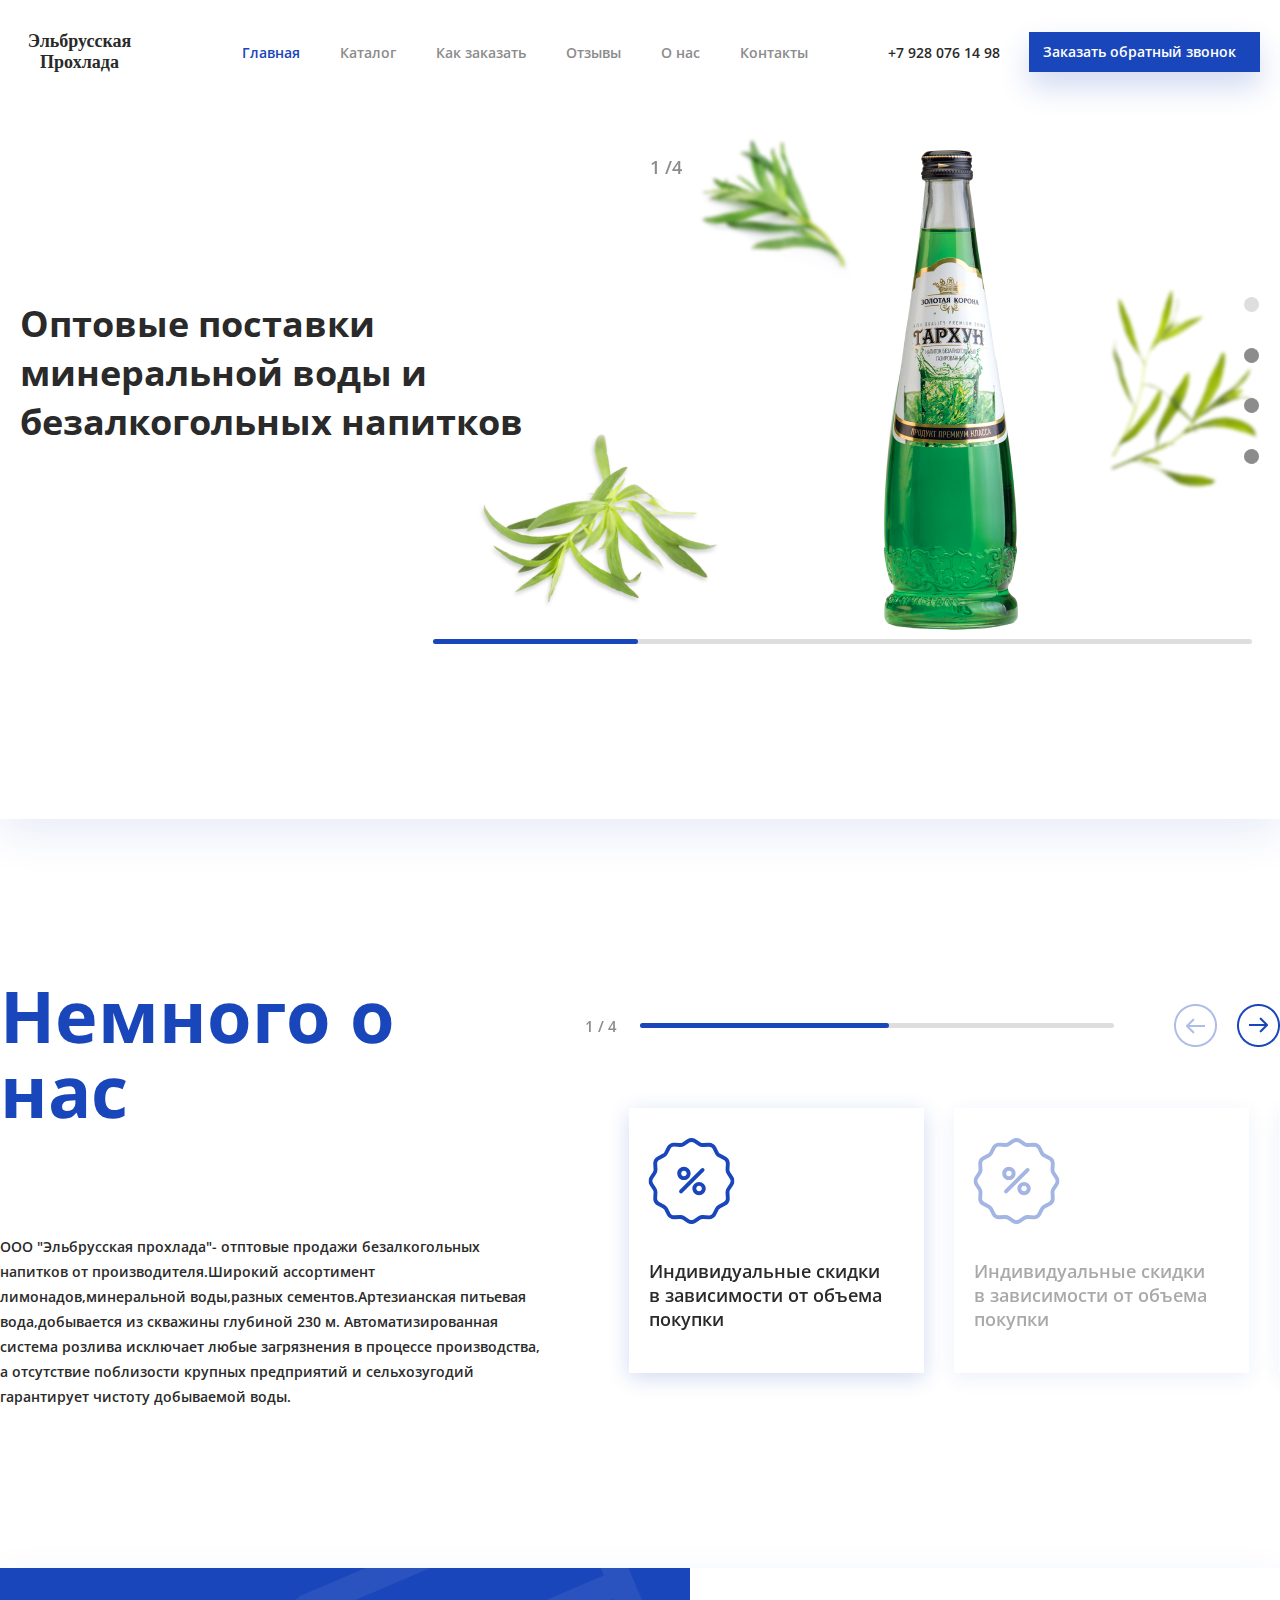
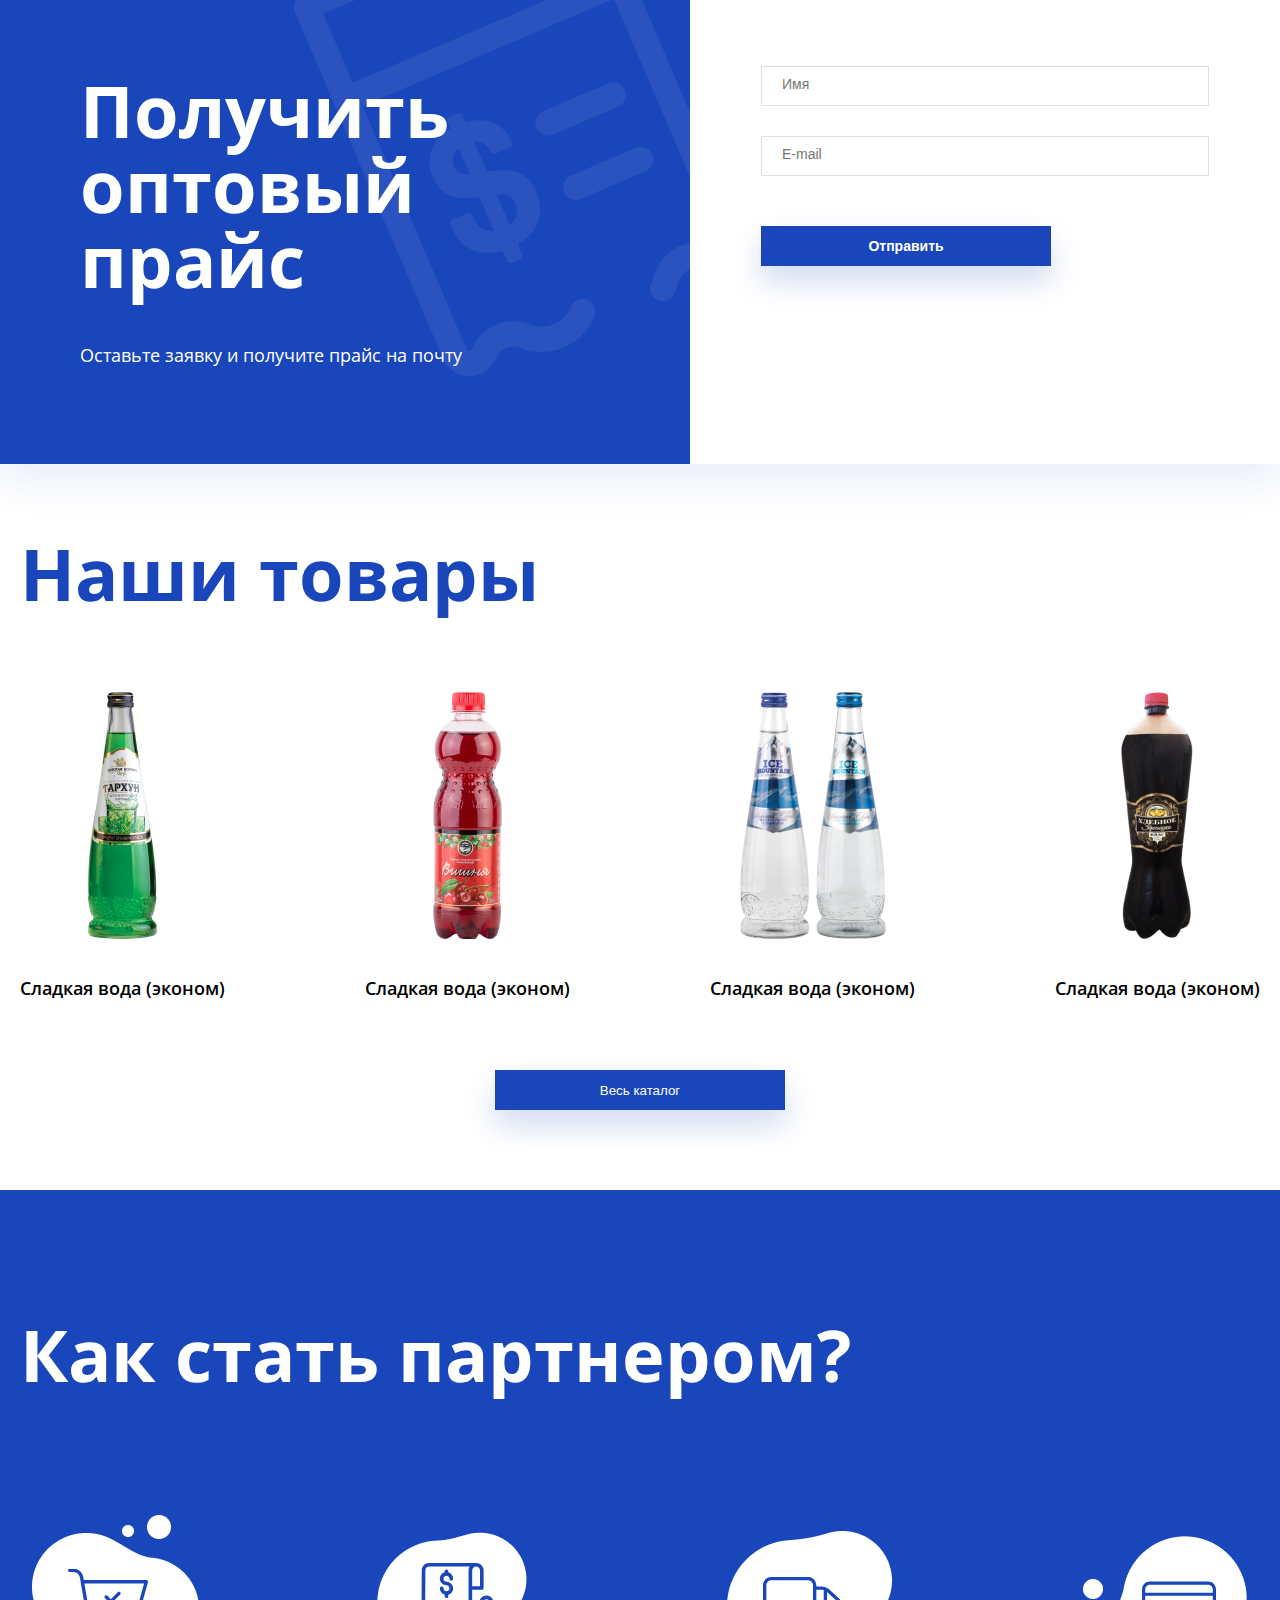
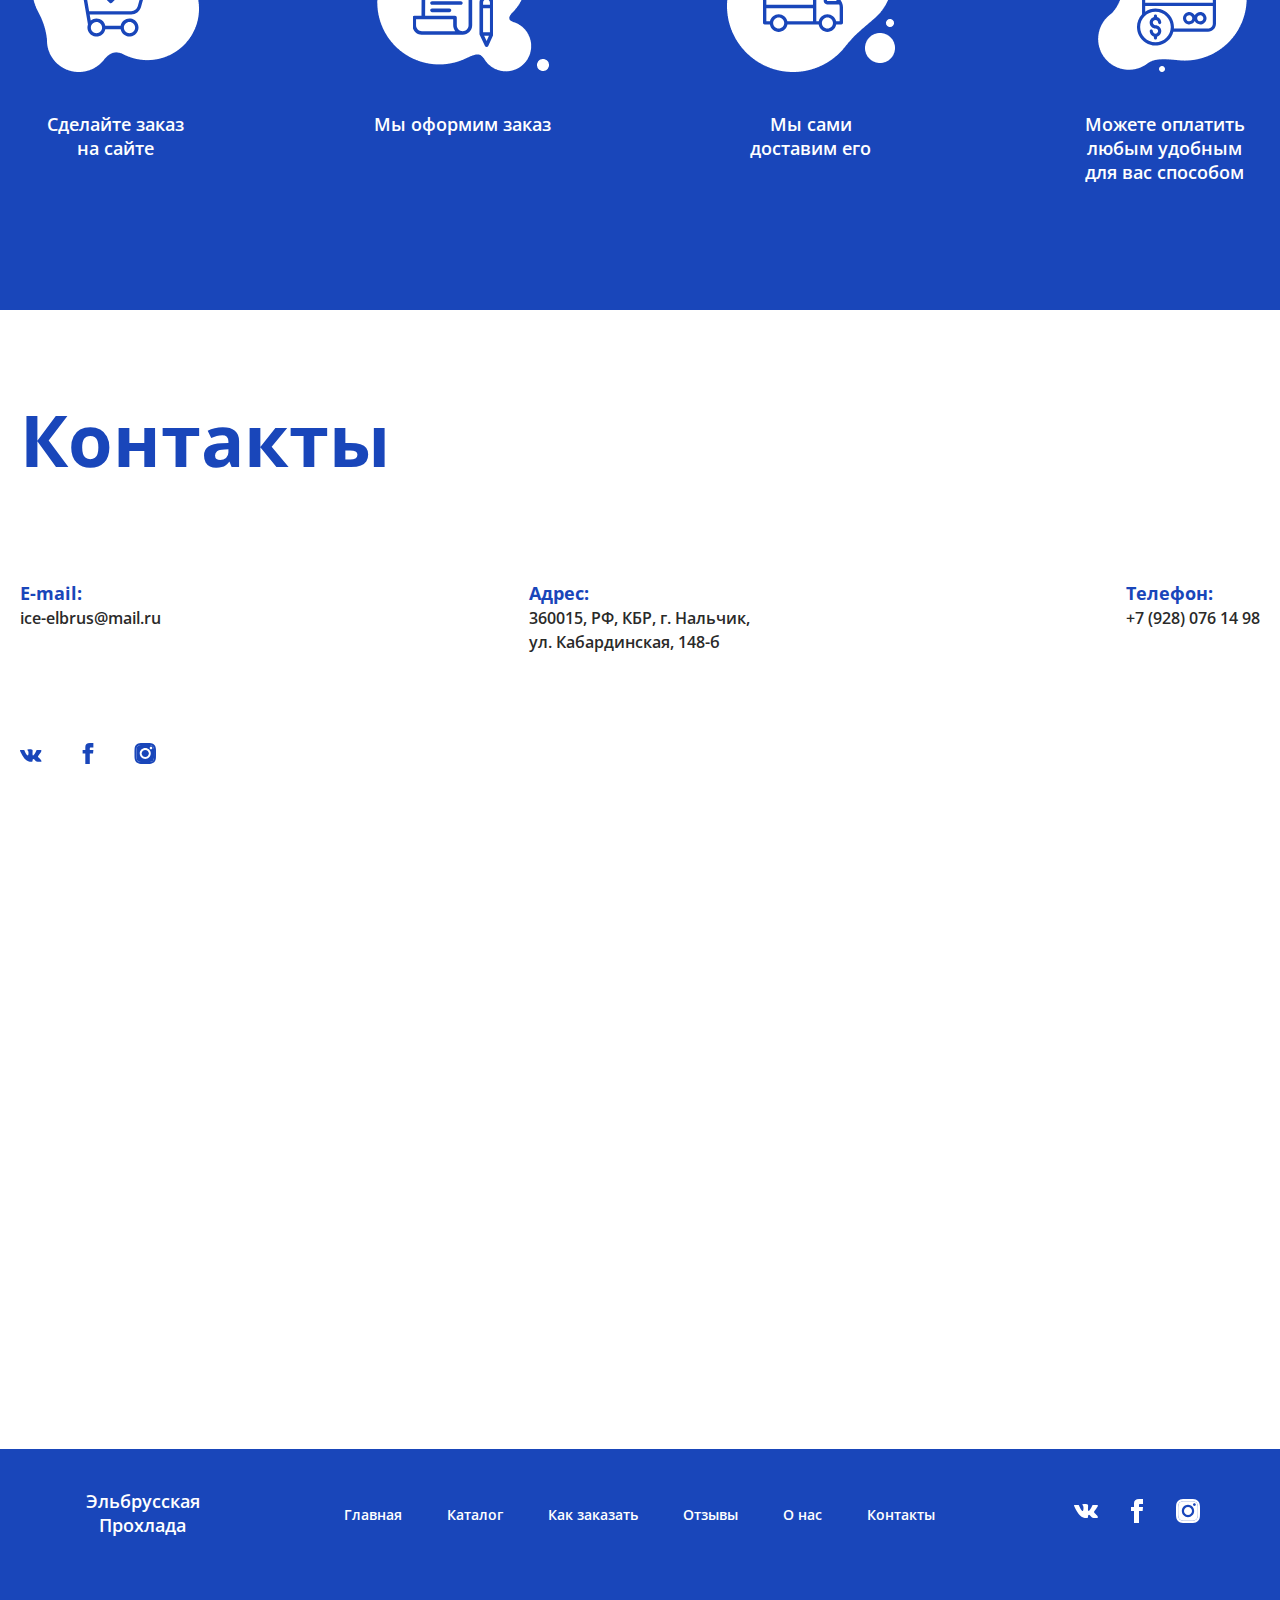
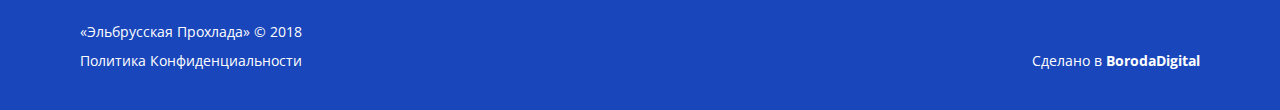
<file: index.html>
<!DOCTYPE html>
<html lang="en">
  <head>
    <meta charset="UTF-8" />
    <meta http-equiv="X-UA-Compatible" content="IE=edge" />
    <meta name="viewport" content="width=device-width, initial-scale=1.0" />
    <link rel="stylesheet" href="./assets/style/style.css" />
    <link
      rel="stylesheet"
      href="https://cdn.jsdelivr.net/npm/swiper@8/swiper-bundle.min.css"
    />
    <title>Эльбрусская Прохлада</title>
  </head>

  <body>
    <header class="header">
      <div class="container">
        <div class="header_inner">
          <h1 class="header_title">Эльбрусская Прохлада</h1>
          <ul class="header_menu-list">
            <li class="header_menu-list-item">
              <a class="active" href="index.html">Главная</a>
            </li>
            <li class="header_menu-list-item">
              <a href="catalog.html">Каталог</a>
            </li>
            <li class="header_menu-list-item">
              <a href="order.html">Как заказать</a>
            </li>
            <li class="header_menu-list-item">
              <a href="reviews.html">Отзывы</a>
            </li>
            <li class="header_menu-list-item">
              <a href="about.html">О нас</a>
            </li>
            <li class="header_menu-list-item">
              <a href="contact.html">Контакты</a>
            </li>
          </ul>
          <div class="header_contact">
            <a href="tel:+79280761498" class="header_number">
              +7 928 076 14 98
            </a>
            <a href="#" class="header_btn open-popup"
              >Заказать обратный звонок</a
            >
          </div>
          <input type="checkbox" id="burger-toggle" />
          <label for="burger-toggle" class="burger-menu">
            <div class="line"></div>
            <div class="line"></div>
            <div class="line"></div>
          </label>
          <div class="menu">
            <div class="menu-inner">
              <ul class="menu-nav">
                <li class="menu-nav-item">
                  <a class="menu-nav-link" href="index.html"
                    ><span>
                      <div>Главная</div>
                    </span></a
                  >
                </li>
                <li class="menu-nav-item">
                  <a class="menu-nav-link" href="catalog.html"
                    ><span>
                      <div>Каталог</div>
                    </span></a
                  >
                </li>
                <li class="menu-nav-item">
                  <a class="menu-nav-link" href="order.html"
                    ><span>
                      <div>Как заказать</div>
                    </span></a
                  >
                </li>
                <li class="menu-nav-item">
                  <a class="menu-nav-link" href="reviews.html"
                    ><span>
                      <div>Отзывы</div>
                    </span></a
                  >
                </li>
                <li class="menu-nav-item">
                  <a class="menu-nav-link" href="about.html"
                    ><span>
                      <div>О нас</div>
                    </span></a
                  >
                </li>
                <li class="menu-nav-item">
                  <a class="menu-nav-link" href="contact.html"
                    ><span>
                      <div>Контакты</div>
                    </span></a
                  >
                </li>
                <li class="menu-nav-item">
                  <a class="menu-nav-link" href="#"
                    ><span>
                      <div>+7 (928) 076 14 98</div>
                    </span></a
                  >
                </li>

                <a href="#" class="header_btn open-popup"
                  >Заказать обратный звонок</a
                >
              </ul>
            </div>
          </div>
        </div>
      </div>
    </header>
    <main>
      <section class="banner">
        <div class="container">
          <h1 class="banner_title">
            Оптовые поставки минеральной воды и безалкогольных напитков
          </h1>

          <div class="swiper1 mySwiper">
            <div class="swiper-wrapper">
              <div class="swiper-slide">
                <img src="./assets/img/banner-img.png" alt="" /><img
                  src="./assets/img/banner-img-mob.png"
                  alt=""
                />
              </div>
              <div class="swiper-slide">
                <img src="./assets/img/banner-img.png" alt="" /><img
                  src="./assets/img/banner-img-mob.png"
                  alt=""
                />
              </div>
              <div class="swiper-slide">
                <img src="./assets/img/banner-img.png" alt="" /><img
                  src="./assets/img/banner-img-mob.png"
                  alt=""
                />
              </div>
              <div class="swiper-slide">
                <img src="./assets/img/banner-img.png" alt="" /><img
                  src="./assets/img/banner-img-mob.png"
                  alt=""
                />
              </div>
            </div>
            <div class="swiper-scrollbar"></div>
            <div class="swiper-pagination"></div>
            <div class="counter"></div>
          </div>
        </div>
      </section>
      <section class="about">
        <div class="big-container">
          <div class="about_inner">
            <div class="about_inner-text">
              <h1 class="about_inner-text-title">Немного о нас</h1>
              <p class="about_inner-text-text">
                ООО "Эльбрусская прохлада"- отптовые продажи безалкогольных
                напитков от производителя.Широкий ассортимент
                лимонадов,минеральной воды,разных сементов.Артезианская питьевая
                вода,добывается из скважины глубиной 230 м. Автоматизированная
                система розлива исключает любые загрязнения в процессе
                производства, а отсутствие поблизости крупных предприятий и
                сельхозугодий гарантирует чистоту добываемой воды.
              </p>
            </div>
            <div class="swiper2 mySwiper about_slider">
              <div class="swiper-nav">
                <div class="swiper-pagination"></div>
                <div class="swiper-scrollbar"></div>
                <div class="swiper-button-prev"></div>
                <div class="swiper-button-next"></div>
              </div>
              <div class="swiper-wrapper">
                <div class="swiper-slide">
                  <div class="about_slider-card">
                    <div class="about_slider-card-icon">
                      <svg
                        width="86"
                        height="86"
                        viewBox="0 0 86 86"
                        fill="none"
                        xmlns="http://www.w3.org/2000/svg"
                      >
                        <g clip-path="url(#clip0_11_169)">
                          <path
                            d="M81.5663 33.9379C81.1166 33.2375 80.8925 32.4163 80.9251 31.5844L81.2358 25.8084C81.4098 22.7225 79.737 19.8281 76.977 18.4378L71.862 15.8511C71.122 15.4804 70.5211 14.8802 70.1504 14.1395L67.5636 9.02446C66.1741 6.26448 63.2789 4.59163 60.193 4.7656L54.4171 5.07708C53.5837 5.12114 52.7586 4.89627 52.0635 4.43513L47.2797 1.28467C44.6838 -0.426922 41.3176 -0.426922 38.7225 1.28467L33.9379 4.43513C33.2375 4.88487 32.4163 5.10898 31.5844 5.07708L25.8084 4.7656C22.7225 4.59163 19.8281 6.26448 18.4378 9.02446L15.8511 14.1395C15.4804 14.8802 14.8802 15.4804 14.1395 15.8511L9.02446 18.4378C6.26448 19.8281 4.59163 22.7225 4.7656 25.8084L5.07708 31.5844C5.12342 32.4178 4.89855 33.2436 4.43513 33.9379L1.28467 38.7225C-0.426922 41.3176 -0.426922 44.6838 1.28467 47.2797L4.43513 52.0635C4.88487 52.764 5.10898 53.5852 5.07708 54.4171L4.7656 60.193C4.59163 63.2789 6.26448 66.1741 9.02446 67.5636L14.1395 70.1504C14.8802 70.5211 15.4804 71.122 15.8511 71.862L18.4378 76.977C19.8281 79.737 22.7225 81.4098 25.8084 81.2358L31.5844 80.9251C32.4178 80.8803 33.2428 81.1059 33.9379 81.5663L38.7225 84.7175C41.3176 86.4284 44.6838 86.4284 47.2797 84.7175L52.0635 81.5663C52.764 81.1166 53.5852 80.8925 54.4171 80.9251L60.193 81.2358C63.2789 81.4098 66.1741 79.737 67.5636 76.977L70.1504 71.862C70.5211 71.122 71.122 70.5211 71.862 70.1504L76.977 67.5636C79.737 66.1741 81.4098 63.2789 81.2358 60.193L80.9251 54.4171C80.878 53.5837 81.1029 52.7579 81.5663 52.0635L84.7175 47.2797C86.4284 44.6838 86.4284 41.3176 84.7175 38.7225L81.5663 33.9379ZM81.4691 45.1404L78.3186 49.9242C77.4024 51.3167 76.9595 52.9668 77.0545 54.6305L77.366 60.4073C77.4427 61.9525 76.6047 63.3989 75.2266 64.1024L70.1116 66.6884C68.6241 67.4367 67.4177 68.6439 66.6694 70.1314L64.0827 75.2456C63.383 76.6275 61.9342 77.467 60.3875 77.3849L54.6115 77.0742C52.9486 76.9884 51.3008 77.4305 49.9052 78.3384L45.1404 81.4691C43.8421 82.3252 42.1594 82.3252 40.8618 81.4691L36.0772 78.3186C34.8002 77.4814 33.3066 77.0355 31.7789 77.0355C31.636 77.0324 31.4932 77.0385 31.3512 77.0545L25.5752 77.366C24.03 77.4427 22.5828 76.6047 21.88 75.2266L19.2933 70.1116C18.545 68.6241 17.3386 67.4177 15.8511 66.6694L10.7361 64.0827C9.35416 63.383 8.51546 61.9342 8.59675 60.3875L8.90822 54.6115C8.99407 52.9486 8.55117 51.3008 7.64409 49.9052L4.53237 45.1404C3.6762 43.8421 3.6762 42.1594 4.53237 40.8618L7.68283 36.0772C8.59903 34.6847 9.04193 33.0346 8.94697 31.3709L8.63549 25.5949C8.55952 24.049 9.39671 22.6025 10.7748 21.8998L15.8898 19.313C17.3773 18.5647 18.5845 17.3576 19.332 15.8708L21.9188 10.7558C22.6185 9.37392 24.0672 8.53445 25.6139 8.6165L31.3899 8.92721C33.0529 9.01306 34.7007 8.57092 36.097 7.66308L40.8618 4.53237C42.1594 3.6762 43.8421 3.6762 45.1404 4.53237L49.9242 7.68283C51.3167 8.59903 52.9668 9.04193 54.6305 8.94697L60.4073 8.63549C61.9525 8.55952 63.3989 9.39671 64.1024 10.7748L66.6884 15.8898C67.4367 17.3773 68.6439 18.5845 70.1314 19.332L75.2456 21.9188C76.6275 22.6185 77.467 24.0672 77.3849 25.6139L77.0742 31.3899C76.9884 33.0529 77.4305 34.7007 78.3384 36.097L81.4888 40.8808C82.329 42.1783 82.3214 43.8504 81.4691 45.1404Z"
                            fill="#1946BA"
                          />
                          <path
                            d="M35.4345 42.1054C39.119 42.1054 42.1054 39.119 42.1054 35.4345C42.1054 31.7507 39.119 28.7636 35.4345 28.7636C31.7507 28.7636 28.7636 31.7507 28.7636 35.4345C28.7697 39.116 31.753 42.0993 35.4345 42.1054ZM35.4345 32.6343C36.9706 32.6343 38.2157 33.8794 38.2157 35.4155C38.2157 36.9509 36.9706 38.196 35.4345 38.196C33.8984 38.196 32.6533 36.9509 32.6533 35.4155C32.6533 33.8794 33.8984 32.6343 35.4345 32.6343Z"
                            fill="#1946BA"
                          />
                          <path
                            d="M50.5654 43.8945C46.8808 43.8945 43.8945 46.8808 43.8945 50.5654C43.8945 54.2491 46.8808 57.2363 50.5654 57.2363C54.2491 57.2363 57.2363 54.2491 57.2363 50.5654C57.2302 46.8839 54.2469 43.9005 50.5654 43.8945ZM50.5654 53.3656C49.0293 53.3656 47.7841 52.1205 47.7841 50.5851C47.7841 49.049 49.0293 47.8039 50.5654 47.8039C52.1015 47.8039 53.3466 49.049 53.3466 50.5851C53.3466 52.1205 52.1015 53.3656 50.5654 53.3656Z"
                            fill="#1946BA"
                          />
                          <path
                            d="M55.4859 30.5139C55.122 30.15 54.629 29.9457 54.1147 29.9457C53.6003 29.9457 53.1065 30.15 52.7434 30.5139L31.1559 52.1015C30.792 52.4654 30.5869 52.9584 30.5869 53.4727C30.5869 53.987 30.792 54.4808 31.1559 54.844C31.5205 55.2117 32.0189 55.4153 32.537 55.4077C33.0529 55.4061 33.5482 55.2033 33.9174 54.844L55.5049 33.2564C56.2486 32.4907 56.2395 31.2698 55.4859 30.5139Z"
                            fill="#1946BA"
                          />
                        </g>
                        <defs>
                          <clipPath id="clip0_11_169">
                            <rect width="86" height="86" fill="white" />
                          </clipPath>
                        </defs>
                      </svg>
                    </div>
                    <p class="about_slider-card-text">
                      Индивидуальные скидки в зависимости от объема покупки
                    </p>
                  </div>
                </div>
                <div class="swiper-slide">
                  <div class="about_slider-card">
                    <div class="about_slider-card-icon">
                      <svg
                        width="86"
                        height="86"
                        viewBox="0 0 86 86"
                        fill="none"
                        xmlns="http://www.w3.org/2000/svg"
                      >
                        <g clip-path="url(#clip0_11_169)">
                          <path
                            d="M81.5663 33.9379C81.1166 33.2375 80.8925 32.4163 80.9251 31.5844L81.2358 25.8084C81.4098 22.7225 79.737 19.8281 76.977 18.4378L71.862 15.8511C71.122 15.4804 70.5211 14.8802 70.1504 14.1395L67.5636 9.02446C66.1741 6.26448 63.2789 4.59163 60.193 4.7656L54.4171 5.07708C53.5837 5.12114 52.7586 4.89627 52.0635 4.43513L47.2797 1.28467C44.6838 -0.426922 41.3176 -0.426922 38.7225 1.28467L33.9379 4.43513C33.2375 4.88487 32.4163 5.10898 31.5844 5.07708L25.8084 4.7656C22.7225 4.59163 19.8281 6.26448 18.4378 9.02446L15.8511 14.1395C15.4804 14.8802 14.8802 15.4804 14.1395 15.8511L9.02446 18.4378C6.26448 19.8281 4.59163 22.7225 4.7656 25.8084L5.07708 31.5844C5.12342 32.4178 4.89855 33.2436 4.43513 33.9379L1.28467 38.7225C-0.426922 41.3176 -0.426922 44.6838 1.28467 47.2797L4.43513 52.0635C4.88487 52.764 5.10898 53.5852 5.07708 54.4171L4.7656 60.193C4.59163 63.2789 6.26448 66.1741 9.02446 67.5636L14.1395 70.1504C14.8802 70.5211 15.4804 71.122 15.8511 71.862L18.4378 76.977C19.8281 79.737 22.7225 81.4098 25.8084 81.2358L31.5844 80.9251C32.4178 80.8803 33.2428 81.1059 33.9379 81.5663L38.7225 84.7175C41.3176 86.4284 44.6838 86.4284 47.2797 84.7175L52.0635 81.5663C52.764 81.1166 53.5852 80.8925 54.4171 80.9251L60.193 81.2358C63.2789 81.4098 66.1741 79.737 67.5636 76.977L70.1504 71.862C70.5211 71.122 71.122 70.5211 71.862 70.1504L76.977 67.5636C79.737 66.1741 81.4098 63.2789 81.2358 60.193L80.9251 54.4171C80.878 53.5837 81.1029 52.7579 81.5663 52.0635L84.7175 47.2797C86.4284 44.6838 86.4284 41.3176 84.7175 38.7225L81.5663 33.9379ZM81.4691 45.1404L78.3186 49.9242C77.4024 51.3167 76.9595 52.9668 77.0545 54.6305L77.366 60.4073C77.4427 61.9525 76.6047 63.3989 75.2266 64.1024L70.1116 66.6884C68.6241 67.4367 67.4177 68.6439 66.6694 70.1314L64.0827 75.2456C63.383 76.6275 61.9342 77.467 60.3875 77.3849L54.6115 77.0742C52.9486 76.9884 51.3008 77.4305 49.9052 78.3384L45.1404 81.4691C43.8421 82.3252 42.1594 82.3252 40.8618 81.4691L36.0772 78.3186C34.8002 77.4814 33.3066 77.0355 31.7789 77.0355C31.636 77.0324 31.4932 77.0385 31.3512 77.0545L25.5752 77.366C24.03 77.4427 22.5828 76.6047 21.88 75.2266L19.2933 70.1116C18.545 68.6241 17.3386 67.4177 15.8511 66.6694L10.7361 64.0827C9.35416 63.383 8.51546 61.9342 8.59675 60.3875L8.90822 54.6115C8.99407 52.9486 8.55117 51.3008 7.64409 49.9052L4.53237 45.1404C3.6762 43.8421 3.6762 42.1594 4.53237 40.8618L7.68283 36.0772C8.59903 34.6847 9.04193 33.0346 8.94697 31.3709L8.63549 25.5949C8.55952 24.049 9.39671 22.6025 10.7748 21.8998L15.8898 19.313C17.3773 18.5647 18.5845 17.3576 19.332 15.8708L21.9188 10.7558C22.6185 9.37392 24.0672 8.53445 25.6139 8.6165L31.3899 8.92721C33.0529 9.01306 34.7007 8.57092 36.097 7.66308L40.8618 4.53237C42.1594 3.6762 43.8421 3.6762 45.1404 4.53237L49.9242 7.68283C51.3167 8.59903 52.9668 9.04193 54.6305 8.94697L60.4073 8.63549C61.9525 8.55952 63.3989 9.39671 64.1024 10.7748L66.6884 15.8898C67.4367 17.3773 68.6439 18.5845 70.1314 19.332L75.2456 21.9188C76.6275 22.6185 77.467 24.0672 77.3849 25.6139L77.0742 31.3899C76.9884 33.0529 77.4305 34.7007 78.3384 36.097L81.4888 40.8808C82.329 42.1783 82.3214 43.8504 81.4691 45.1404Z"
                            fill="#1946BA"
                          />
                          <path
                            d="M35.4345 42.1054C39.119 42.1054 42.1054 39.119 42.1054 35.4345C42.1054 31.7507 39.119 28.7636 35.4345 28.7636C31.7507 28.7636 28.7636 31.7507 28.7636 35.4345C28.7697 39.116 31.753 42.0993 35.4345 42.1054ZM35.4345 32.6343C36.9706 32.6343 38.2157 33.8794 38.2157 35.4155C38.2157 36.9509 36.9706 38.196 35.4345 38.196C33.8984 38.196 32.6533 36.9509 32.6533 35.4155C32.6533 33.8794 33.8984 32.6343 35.4345 32.6343Z"
                            fill="#1946BA"
                          />
                          <path
                            d="M50.5654 43.8945C46.8808 43.8945 43.8945 46.8808 43.8945 50.5654C43.8945 54.2491 46.8808 57.2363 50.5654 57.2363C54.2491 57.2363 57.2363 54.2491 57.2363 50.5654C57.2302 46.8839 54.2469 43.9005 50.5654 43.8945ZM50.5654 53.3656C49.0293 53.3656 47.7841 52.1205 47.7841 50.5851C47.7841 49.049 49.0293 47.8039 50.5654 47.8039C52.1015 47.8039 53.3466 49.049 53.3466 50.5851C53.3466 52.1205 52.1015 53.3656 50.5654 53.3656Z"
                            fill="#1946BA"
                          />
                          <path
                            d="M55.4859 30.5139C55.122 30.15 54.629 29.9457 54.1147 29.9457C53.6003 29.9457 53.1065 30.15 52.7434 30.5139L31.1559 52.1015C30.792 52.4654 30.5869 52.9584 30.5869 53.4727C30.5869 53.987 30.792 54.4808 31.1559 54.844C31.5205 55.2117 32.0189 55.4153 32.537 55.4077C33.0529 55.4061 33.5482 55.2033 33.9174 54.844L55.5049 33.2564C56.2486 32.4907 56.2395 31.2698 55.4859 30.5139Z"
                            fill="#1946BA"
                          />
                        </g>
                        <defs>
                          <clipPath id="clip0_11_169">
                            <rect width="86" height="86" fill="white" />
                          </clipPath>
                        </defs>
                      </svg>
                    </div>
                    <p class="about_slider-card-text">
                      Индивидуальные скидки в зависимости от объема покупки
                    </p>
                  </div>
                </div>
                <div class="swiper-slide">
                  <div class="about_slider-card">
                    <div class="about_slider-card-icon">
                      <svg
                        width="86"
                        height="86"
                        viewBox="0 0 86 86"
                        fill="none"
                        xmlns="http://www.w3.org/2000/svg"
                      >
                        <g clip-path="url(#clip0_11_169)">
                          <path
                            d="M81.5663 33.9379C81.1166 33.2375 80.8925 32.4163 80.9251 31.5844L81.2358 25.8084C81.4098 22.7225 79.737 19.8281 76.977 18.4378L71.862 15.8511C71.122 15.4804 70.5211 14.8802 70.1504 14.1395L67.5636 9.02446C66.1741 6.26448 63.2789 4.59163 60.193 4.7656L54.4171 5.07708C53.5837 5.12114 52.7586 4.89627 52.0635 4.43513L47.2797 1.28467C44.6838 -0.426922 41.3176 -0.426922 38.7225 1.28467L33.9379 4.43513C33.2375 4.88487 32.4163 5.10898 31.5844 5.07708L25.8084 4.7656C22.7225 4.59163 19.8281 6.26448 18.4378 9.02446L15.8511 14.1395C15.4804 14.8802 14.8802 15.4804 14.1395 15.8511L9.02446 18.4378C6.26448 19.8281 4.59163 22.7225 4.7656 25.8084L5.07708 31.5844C5.12342 32.4178 4.89855 33.2436 4.43513 33.9379L1.28467 38.7225C-0.426922 41.3176 -0.426922 44.6838 1.28467 47.2797L4.43513 52.0635C4.88487 52.764 5.10898 53.5852 5.07708 54.4171L4.7656 60.193C4.59163 63.2789 6.26448 66.1741 9.02446 67.5636L14.1395 70.1504C14.8802 70.5211 15.4804 71.122 15.8511 71.862L18.4378 76.977C19.8281 79.737 22.7225 81.4098 25.8084 81.2358L31.5844 80.9251C32.4178 80.8803 33.2428 81.1059 33.9379 81.5663L38.7225 84.7175C41.3176 86.4284 44.6838 86.4284 47.2797 84.7175L52.0635 81.5663C52.764 81.1166 53.5852 80.8925 54.4171 80.9251L60.193 81.2358C63.2789 81.4098 66.1741 79.737 67.5636 76.977L70.1504 71.862C70.5211 71.122 71.122 70.5211 71.862 70.1504L76.977 67.5636C79.737 66.1741 81.4098 63.2789 81.2358 60.193L80.9251 54.4171C80.878 53.5837 81.1029 52.7579 81.5663 52.0635L84.7175 47.2797C86.4284 44.6838 86.4284 41.3176 84.7175 38.7225L81.5663 33.9379ZM81.4691 45.1404L78.3186 49.9242C77.4024 51.3167 76.9595 52.9668 77.0545 54.6305L77.366 60.4073C77.4427 61.9525 76.6047 63.3989 75.2266 64.1024L70.1116 66.6884C68.6241 67.4367 67.4177 68.6439 66.6694 70.1314L64.0827 75.2456C63.383 76.6275 61.9342 77.467 60.3875 77.3849L54.6115 77.0742C52.9486 76.9884 51.3008 77.4305 49.9052 78.3384L45.1404 81.4691C43.8421 82.3252 42.1594 82.3252 40.8618 81.4691L36.0772 78.3186C34.8002 77.4814 33.3066 77.0355 31.7789 77.0355C31.636 77.0324 31.4932 77.0385 31.3512 77.0545L25.5752 77.366C24.03 77.4427 22.5828 76.6047 21.88 75.2266L19.2933 70.1116C18.545 68.6241 17.3386 67.4177 15.8511 66.6694L10.7361 64.0827C9.35416 63.383 8.51546 61.9342 8.59675 60.3875L8.90822 54.6115C8.99407 52.9486 8.55117 51.3008 7.64409 49.9052L4.53237 45.1404C3.6762 43.8421 3.6762 42.1594 4.53237 40.8618L7.68283 36.0772C8.59903 34.6847 9.04193 33.0346 8.94697 31.3709L8.63549 25.5949C8.55952 24.049 9.39671 22.6025 10.7748 21.8998L15.8898 19.313C17.3773 18.5647 18.5845 17.3576 19.332 15.8708L21.9188 10.7558C22.6185 9.37392 24.0672 8.53445 25.6139 8.6165L31.3899 8.92721C33.0529 9.01306 34.7007 8.57092 36.097 7.66308L40.8618 4.53237C42.1594 3.6762 43.8421 3.6762 45.1404 4.53237L49.9242 7.68283C51.3167 8.59903 52.9668 9.04193 54.6305 8.94697L60.4073 8.63549C61.9525 8.55952 63.3989 9.39671 64.1024 10.7748L66.6884 15.8898C67.4367 17.3773 68.6439 18.5845 70.1314 19.332L75.2456 21.9188C76.6275 22.6185 77.467 24.0672 77.3849 25.6139L77.0742 31.3899C76.9884 33.0529 77.4305 34.7007 78.3384 36.097L81.4888 40.8808C82.329 42.1783 82.3214 43.8504 81.4691 45.1404Z"
                            fill="#1946BA"
                          />
                          <path
                            d="M35.4345 42.1054C39.119 42.1054 42.1054 39.119 42.1054 35.4345C42.1054 31.7507 39.119 28.7636 35.4345 28.7636C31.7507 28.7636 28.7636 31.7507 28.7636 35.4345C28.7697 39.116 31.753 42.0993 35.4345 42.1054ZM35.4345 32.6343C36.9706 32.6343 38.2157 33.8794 38.2157 35.4155C38.2157 36.9509 36.9706 38.196 35.4345 38.196C33.8984 38.196 32.6533 36.9509 32.6533 35.4155C32.6533 33.8794 33.8984 32.6343 35.4345 32.6343Z"
                            fill="#1946BA"
                          />
                          <path
                            d="M50.5654 43.8945C46.8808 43.8945 43.8945 46.8808 43.8945 50.5654C43.8945 54.2491 46.8808 57.2363 50.5654 57.2363C54.2491 57.2363 57.2363 54.2491 57.2363 50.5654C57.2302 46.8839 54.2469 43.9005 50.5654 43.8945ZM50.5654 53.3656C49.0293 53.3656 47.7841 52.1205 47.7841 50.5851C47.7841 49.049 49.0293 47.8039 50.5654 47.8039C52.1015 47.8039 53.3466 49.049 53.3466 50.5851C53.3466 52.1205 52.1015 53.3656 50.5654 53.3656Z"
                            fill="#1946BA"
                          />
                          <path
                            d="M55.4859 30.5139C55.122 30.15 54.629 29.9457 54.1147 29.9457C53.6003 29.9457 53.1065 30.15 52.7434 30.5139L31.1559 52.1015C30.792 52.4654 30.5869 52.9584 30.5869 53.4727C30.5869 53.987 30.792 54.4808 31.1559 54.844C31.5205 55.2117 32.0189 55.4153 32.537 55.4077C33.0529 55.4061 33.5482 55.2033 33.9174 54.844L55.5049 33.2564C56.2486 32.4907 56.2395 31.2698 55.4859 30.5139Z"
                            fill="#1946BA"
                          />
                        </g>
                        <defs>
                          <clipPath id="clip0_11_169">
                            <rect width="86" height="86" fill="white" />
                          </clipPath>
                        </defs>
                      </svg>
                    </div>
                    <p class="about_slider-card-text">
                      Индивидуальные скидки в зависимости от объема покупки
                    </p>
                  </div>
                </div>
                <div class="swiper-slide">
                  <div class="about_slider-card">
                    <div class="about_slider-card-icon">
                      <svg
                        width="86"
                        height="86"
                        viewBox="0 0 86 86"
                        fill="none"
                        xmlns="http://www.w3.org/2000/svg"
                      >
                        <g clip-path="url(#clip0_11_169)">
                          <path
                            d="M81.5663 33.9379C81.1166 33.2375 80.8925 32.4163 80.9251 31.5844L81.2358 25.8084C81.4098 22.7225 79.737 19.8281 76.977 18.4378L71.862 15.8511C71.122 15.4804 70.5211 14.8802 70.1504 14.1395L67.5636 9.02446C66.1741 6.26448 63.2789 4.59163 60.193 4.7656L54.4171 5.07708C53.5837 5.12114 52.7586 4.89627 52.0635 4.43513L47.2797 1.28467C44.6838 -0.426922 41.3176 -0.426922 38.7225 1.28467L33.9379 4.43513C33.2375 4.88487 32.4163 5.10898 31.5844 5.07708L25.8084 4.7656C22.7225 4.59163 19.8281 6.26448 18.4378 9.02446L15.8511 14.1395C15.4804 14.8802 14.8802 15.4804 14.1395 15.8511L9.02446 18.4378C6.26448 19.8281 4.59163 22.7225 4.7656 25.8084L5.07708 31.5844C5.12342 32.4178 4.89855 33.2436 4.43513 33.9379L1.28467 38.7225C-0.426922 41.3176 -0.426922 44.6838 1.28467 47.2797L4.43513 52.0635C4.88487 52.764 5.10898 53.5852 5.07708 54.4171L4.7656 60.193C4.59163 63.2789 6.26448 66.1741 9.02446 67.5636L14.1395 70.1504C14.8802 70.5211 15.4804 71.122 15.8511 71.862L18.4378 76.977C19.8281 79.737 22.7225 81.4098 25.8084 81.2358L31.5844 80.9251C32.4178 80.8803 33.2428 81.1059 33.9379 81.5663L38.7225 84.7175C41.3176 86.4284 44.6838 86.4284 47.2797 84.7175L52.0635 81.5663C52.764 81.1166 53.5852 80.8925 54.4171 80.9251L60.193 81.2358C63.2789 81.4098 66.1741 79.737 67.5636 76.977L70.1504 71.862C70.5211 71.122 71.122 70.5211 71.862 70.1504L76.977 67.5636C79.737 66.1741 81.4098 63.2789 81.2358 60.193L80.9251 54.4171C80.878 53.5837 81.1029 52.7579 81.5663 52.0635L84.7175 47.2797C86.4284 44.6838 86.4284 41.3176 84.7175 38.7225L81.5663 33.9379ZM81.4691 45.1404L78.3186 49.9242C77.4024 51.3167 76.9595 52.9668 77.0545 54.6305L77.366 60.4073C77.4427 61.9525 76.6047 63.3989 75.2266 64.1024L70.1116 66.6884C68.6241 67.4367 67.4177 68.6439 66.6694 70.1314L64.0827 75.2456C63.383 76.6275 61.9342 77.467 60.3875 77.3849L54.6115 77.0742C52.9486 76.9884 51.3008 77.4305 49.9052 78.3384L45.1404 81.4691C43.8421 82.3252 42.1594 82.3252 40.8618 81.4691L36.0772 78.3186C34.8002 77.4814 33.3066 77.0355 31.7789 77.0355C31.636 77.0324 31.4932 77.0385 31.3512 77.0545L25.5752 77.366C24.03 77.4427 22.5828 76.6047 21.88 75.2266L19.2933 70.1116C18.545 68.6241 17.3386 67.4177 15.8511 66.6694L10.7361 64.0827C9.35416 63.383 8.51546 61.9342 8.59675 60.3875L8.90822 54.6115C8.99407 52.9486 8.55117 51.3008 7.64409 49.9052L4.53237 45.1404C3.6762 43.8421 3.6762 42.1594 4.53237 40.8618L7.68283 36.0772C8.59903 34.6847 9.04193 33.0346 8.94697 31.3709L8.63549 25.5949C8.55952 24.049 9.39671 22.6025 10.7748 21.8998L15.8898 19.313C17.3773 18.5647 18.5845 17.3576 19.332 15.8708L21.9188 10.7558C22.6185 9.37392 24.0672 8.53445 25.6139 8.6165L31.3899 8.92721C33.0529 9.01306 34.7007 8.57092 36.097 7.66308L40.8618 4.53237C42.1594 3.6762 43.8421 3.6762 45.1404 4.53237L49.9242 7.68283C51.3167 8.59903 52.9668 9.04193 54.6305 8.94697L60.4073 8.63549C61.9525 8.55952 63.3989 9.39671 64.1024 10.7748L66.6884 15.8898C67.4367 17.3773 68.6439 18.5845 70.1314 19.332L75.2456 21.9188C76.6275 22.6185 77.467 24.0672 77.3849 25.6139L77.0742 31.3899C76.9884 33.0529 77.4305 34.7007 78.3384 36.097L81.4888 40.8808C82.329 42.1783 82.3214 43.8504 81.4691 45.1404Z"
                            fill="#1946BA"
                          />
                          <path
                            d="M35.4345 42.1054C39.119 42.1054 42.1054 39.119 42.1054 35.4345C42.1054 31.7507 39.119 28.7636 35.4345 28.7636C31.7507 28.7636 28.7636 31.7507 28.7636 35.4345C28.7697 39.116 31.753 42.0993 35.4345 42.1054ZM35.4345 32.6343C36.9706 32.6343 38.2157 33.8794 38.2157 35.4155C38.2157 36.9509 36.9706 38.196 35.4345 38.196C33.8984 38.196 32.6533 36.9509 32.6533 35.4155C32.6533 33.8794 33.8984 32.6343 35.4345 32.6343Z"
                            fill="#1946BA"
                          />
                          <path
                            d="M50.5654 43.8945C46.8808 43.8945 43.8945 46.8808 43.8945 50.5654C43.8945 54.2491 46.8808 57.2363 50.5654 57.2363C54.2491 57.2363 57.2363 54.2491 57.2363 50.5654C57.2302 46.8839 54.2469 43.9005 50.5654 43.8945ZM50.5654 53.3656C49.0293 53.3656 47.7841 52.1205 47.7841 50.5851C47.7841 49.049 49.0293 47.8039 50.5654 47.8039C52.1015 47.8039 53.3466 49.049 53.3466 50.5851C53.3466 52.1205 52.1015 53.3656 50.5654 53.3656Z"
                            fill="#1946BA"
                          />
                          <path
                            d="M55.4859 30.5139C55.122 30.15 54.629 29.9457 54.1147 29.9457C53.6003 29.9457 53.1065 30.15 52.7434 30.5139L31.1559 52.1015C30.792 52.4654 30.5869 52.9584 30.5869 53.4727C30.5869 53.987 30.792 54.4808 31.1559 54.844C31.5205 55.2117 32.0189 55.4153 32.537 55.4077C33.0529 55.4061 33.5482 55.2033 33.9174 54.844L55.5049 33.2564C56.2486 32.4907 56.2395 31.2698 55.4859 30.5139Z"
                            fill="#1946BA"
                          />
                        </g>
                        <defs>
                          <clipPath id="clip0_11_169">
                            <rect width="86" height="86" fill="white" />
                          </clipPath>
                        </defs>
                      </svg>
                    </div>
                    <p class="about_slider-card-text">
                      Индивидуальные скидки в зависимости от объема покупки
                    </p>
                  </div>
                </div>
              </div>
            </div>
          </div>
        </div>
      </section>

      <section class="form">
        <div class="form_inner">
          <div class="form_banner">
            <div class="container">
              <h1 class="form_banner-title">Получить оптовый прайс</h1>
              <p class="form_banner-text">
                Оставьте заявку и получите прайс на почту
              </p>
            </div>
          </div>
          <div class="form_input">
            <div class="container">
              <div class="form_input-main">
                <input type="text" placeholder="Имя" />
                <input type="text" placeholder="E-mail" />
                <button class="form_input-main-btn">Отправить</button>
              </div>
            </div>
          </div>
        </div>
      </section>

      <section class="products">
        <div class="container">
          <div class="products_inner">
            <h1 class="products_title">Наши товары</h1>
            <ul class="products_catalog">
              <li class="products_catalog-items">
                <img src="./assets/img/product1.png" alt="" />
                <p class="products_catalog-items-text">Сладкая вода (эконом)</p>
              </li>
              <li class="products_catalog-items">
                <img src="./assets/img/product2.png" alt="" />
                <p class="products_catalog-items-text">Сладкая вода (эконом)</p>
              </li>
              <li class="products_catalog-items">
                <img src="./assets/img/product3.png" alt="" />
                <p class="products_catalog-items-text">Сладкая вода (эконом)</p>
              </li>
              <li class="products_catalog-items">
                <img src="./assets/img/product4.png" alt="" />
                <p class="products_catalog-items-text">Сладкая вода (эконом)</p>
              </li>
            </ul>
            <button class="products_btn">Весь каталог</button>
          </div>
        </div>
      </section>

      <section class="partners">
        <div class="container">
          <div class="partners_inner">
            <h1 class="partners_title">Как стать партнером?</h1>
            <ul class="partnets_icons">
              <li class="partners_icons-item">
                <div class="partners_icons-item-img">
                  <img src="./assets/img/partVector.png" alt="" />
                </div>
                <p class="partners_icons-item-text">Сделайте заказ на сайте</p>
              </li>
              <li class="partners_icons-item">
                <div class="partners_icons-item-img">
                  <img src="./assets/img/partVector1.png" alt="" />
                </div>
                <p class="partners_icons-item-text">Мы оформим заказ</p>
              </li>
              <li class="partners_icons-item">
                <div class="partners_icons-item-img">
                  <img src="./assets/img/partVector2.png" alt="" />
                </div>
                <p class="partners_icons-item-text">Мы сами доставим его</p>
              </li>
              <li class="partners_icons-item">
                <div class="partners_icons-item-img">
                  <img src="./assets/img/partVector3.png" alt="" />
                </div>
                <p class="partners_icons-item-text">
                  Можете оплатить любым удобным для вас способом
                </p>
              </li>
            </ul>
          </div>
        </div>
      </section>

      <section class="contact">
        <div class="container">
          <h1 class="contact_title">Контакты</h1>
          <ul class="contact_item">
            <li class="contact_item-item">
              <h2 class="contact_item-item-title">E-mail:</h2>
              <a href="mailto:ice-elbrus@mail.ru" class="contact_item-item-link"
                >ice-elbrus@mail.ru</a
              >
            </li>
            <li class="contact_item-item">
              <h2 class="contact_item-item-title">Адрес:</h2>
              <a class="contact_item-item-link"
                >360015, РФ, КБР, г. Нальчик, ул. Кабардинская, 148-б</a
              >
            </li>
            <li class="contact_item-item">
              <h2 class="contact_item-item-title">Телефон:</h2>
              <a href="tel:+7 (928) 076 14 98" class="contact_item-item-link"
                >+7 (928) 076 14 98</a
              >
            </li>
          </ul>
          <ul class="contact_icon">
            <li class="contact_icon-item">
              <img src="./assets/img/contact1.svg" alt="" />
            </li>
            <li class="contact_icon-item">
              <img src="./assets/img/contact2.svg" alt="" />
            </li>
            <li class="contact_icon-item">
              <img src="./assets/img/contact3.svg" alt="" />
            </li>
          </ul>
        </div>
      </section>

      <section class="map" id="map">
        <script src="https://api-maps.yandex.ru/2.1/?apikey=0c8be340-8183-4b3a-a0dd-8efa30053523&lang=ru_RU"></script>
      </section>

      <section class="popup__bg">
        <form class="popup">
          <img src="./assets/img/close.svg" class="close-popup" />
          <h1 class="popup_title">Свяжитесь с нами</h1>
          <p class="popup_text">
            Оставьте свои контактные данные, чтобы наш менеджер смог связаться
            с вами в ближайшее время.
          </p>
          <label>
            <input type="text" name="name" placeholder="Имя" />
          </label>
          <label>
            <input type="email" name="email" placeholder="Эл. почта" />
          </label>
          <label>
            <input type="tel" name="tel" placeholder="Телефон" />
          </label>
          <button class="send">Отправить</button>
        </form>

        <form class="popup_suc">
          <img src="./assets/img/close.svg" id="close" class="close-popup" />
          <h1 class="popup_suc-title">Успешно!</h1>
          <button class="close-popup2">Закрыть</button>
        </form>
      </section>
    </main>
    <footer class="footer">
      <div class="container">
        <div class="footer_inner">
          <div class="footer_top">
            <h1 class="footer_top-title">Эльбрусская Прохлада</h1>
            <ul class="footer_top_list">
              <li class="footer_top_list-item">
                <a href="index.html" class="footer_top_list-item-link"
                  >Главная</a
                >
              </li>
              <li class="footer_top_list-item">
                <a href="catalog.html" class="footer_top_list-item-link"
                  >Каталог</a
                >
              </li>
              <li class="footer_top_list-item">
                <a href="order.html" class="footer_top_list-item-link"
                  >Как заказать</a
                >
              </li>
              <li class="footer_top_list-item">
                <a href="reviews.html" class="footer_top_list-item-link"
                  >Отзывы</a
                >
              </li>
              <li class="footer_top_list-item">
                <a href="about.html" class="footer_top_list-item-link">О нас</a>
              </li>
              <li class="footer_top_list-item">
                <a href="contact.html" class="footer_top_list-item-link"
                  >Контакты</a
                >
              </li>
            </ul>
            <ul class="footer_top_icon">
              <li class="footer_top_icon-item">
                <img src="./assets/img/vk.svg" alt="" />
              </li>
              <li class="footer_top_icon-item">
                <img src="./assets/img/fc.svg" alt="" />
              </li>
              <li class="footer_top_icon-item">
                <img src="./assets/img/inst.svg" alt="" />
              </li>
            </ul>
          </div>
          <div class="footer_mid">
            <p class="footer_mid-text">«Эльбрусская Прохлада» © 2018</p>
          </div>
          <div class="footer_bot">
            <p class="footer_bot-text">Политика Конфиденциальности</p>
            <p class="footer_bot-text">Сделано в <span>BorodaDigital</span></p>
          </div>
        </div>
      </div>
      <script src="https://cdn.jsdelivr.net/npm/swiper@8/swiper-bundle.min.js"></script>
      <script src="./assets/js/map.js"></script>
      <script src="./assets/js/main.js"></script>
    </footer>
  </body>
</html>
</file>
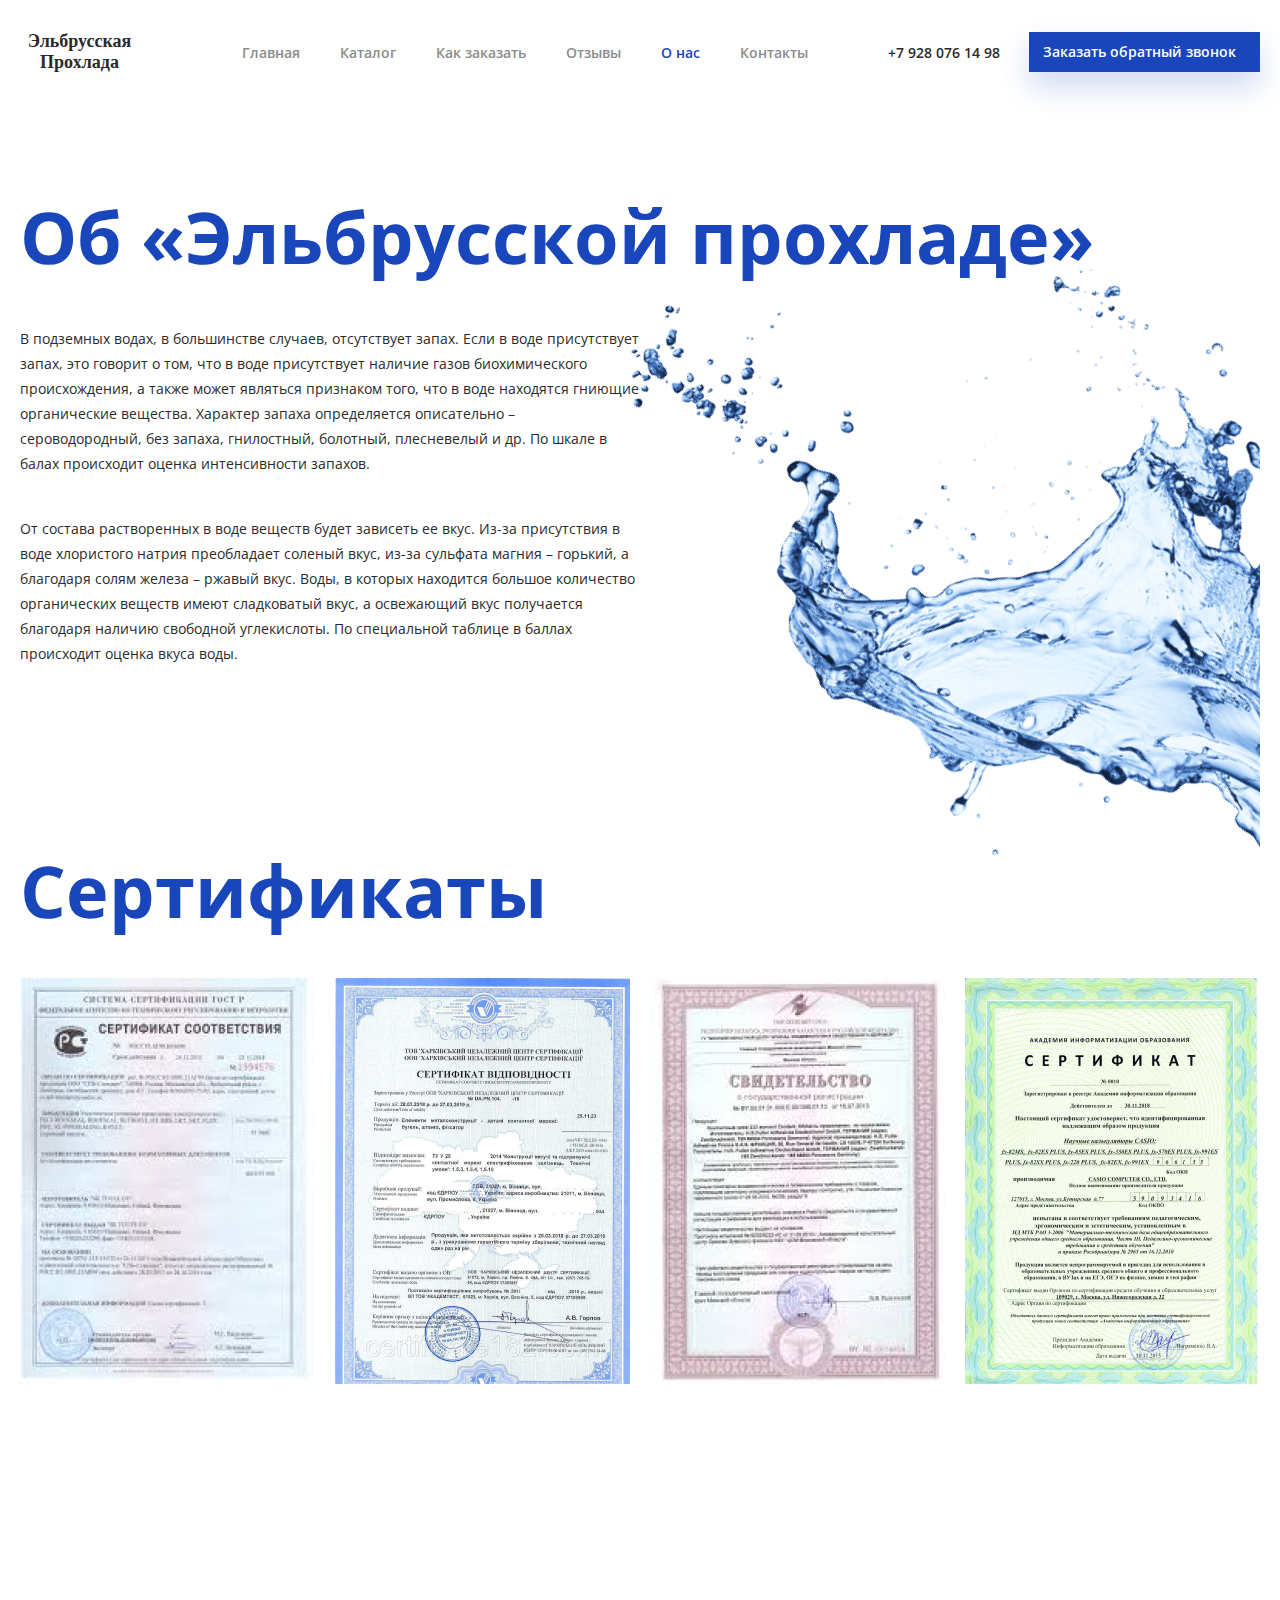
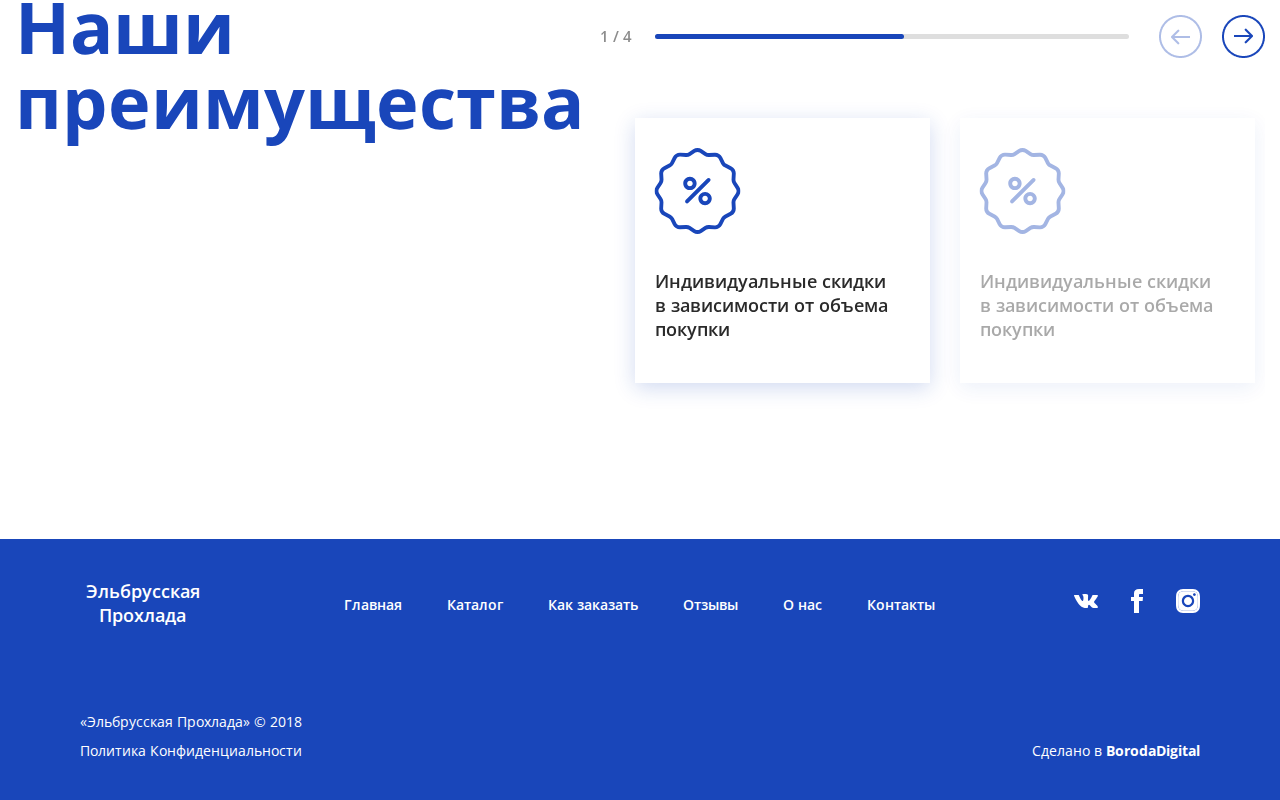
<file: about.html>
<!DOCTYPE html>
<html lang="en">
  <head>
    <meta charset="UTF-8" />
    <meta http-equiv="X-UA-Compatible" content="IE=edge" />
    <meta name="viewport" content="width=device-width, initial-scale=1.0" />
    <link rel="stylesheet" href="./assets/style/style.css" />
    <link rel="stylesheet" href="./assets/style/about/about.css" />
    <link
      rel="stylesheet"
      href="https://cdn.jsdelivr.net/npm/swiper@8/swiper-bundle.min.css"
    />
    <title>Эльбрусская Прохлада</title>
  </head>

  <body>
    <header class="header">
      <div class="container">
        <div class="header_inner">
          <h1 class="header_title">Эльбрусская Прохлада</h1>
          <ul class="header_menu-list">
            <li class="header_menu-list-item"><a href="index.html">Главная</a></li>
            <li class="header_menu-list-item">
              <a href="catalog.html">Каталог</a>
            </li>
            <li class="header_menu-list-item"><a href="order.html">Как заказать</a></li>
            <li class="header_menu-list-item"><a href="reviews.html">Отзывы</a></li>
            <li class="header_menu-list-item"><a href="about.html">О нас</a></li>
            <li class="header_menu-list-item"><a href="contact.html">Контакты</a></li>
          </ul>
          <div class="header_contact">
            <a href="tel:+79280761498" class="header_number">
              +7 928 076 14 98
            </a>
            <a href="#" class="header_btn open-popup"
              >Заказать обратный звонок</a
            >
          </div>
          <input type="checkbox" id="burger-toggle" />
          <label for="burger-toggle" class="burger-menu">
            <div class="line"></div>
            <div class="line"></div>
            <div class="line"></div>
          </label>
          <div class="menu">
            <div class="menu-inner">
              <ul class="menu-nav">
                <li class="menu-nav-item">
                  <a class="menu-nav-link" href="index.html"
                    ><span>
                      <div>Главная</div>
                    </span></a
                  >
                </li>
                <li class="menu-nav-item">
                  <a class="menu-nav-link" href="catalog.html"
                    ><span>
                      <div>Каталог</div>
                    </span></a
                  >
                </li>
                <li class="menu-nav-item">
                  <a class="menu-nav-link" href="order.html"
                    ><span>
                      <div>Как заказать</div>
                    </span></a
                  >
                </li>
                <li class="menu-nav-item">
                  <a class="menu-nav-link" href="reviews.html"
                    ><span>
                      <div>Отзывы</div>
                    </span></a
                  >
                </li>
                <li class="menu-nav-item">
                  <a class="menu-nav-link" href="about.html"
                    ><span>
                      <div>О нас</div>
                    </span></a
                  >
                </li>
                <li class="menu-nav-item">
                  <a class="menu-nav-link" href="contact.html"
                    ><span>
                      <div>Контакты</div>
                    </span></a
                  >
                </li>
                <li class="menu-nav-item">
                  <a class="menu-nav-link" href="#"
                    ><span>
                      <div>+7 (928) 076 14 98</div>
                    </span></a
                  >
                </li>

                <a href="#" class="header_btn open-popup"
                  >Заказать обратный звонок</a
                >
              </ul>
            </div>
          </div>
        </div>
      </div>
    </header>
    <main>
      <section class="about">
        <div class="container">
            <div class="about_top">
                <h1 class="about_title">Об «Эльбрусской прохладе»</h1>
                <div class="about_info">
                  <div class="about_info-text">
                    <p class="about_info-text-t">В подземных водах, в большинстве случаев, отсутствует запах. Если в воде присутствует запах, это говорит о том, что в воде присутствует наличие газов биохимического происхождения, а также может являться признаком того, что в воде находятся гниющие органические вещества. Характер запаха определяется описательно – сероводородный, без запаха, гнилостный, болотный, плесневелый и др. По шкале в балах происходит оценка интенсивности запахов.</p>
                    <p class="about_info-text-t">От состава растворенных в воде веществ будет зависеть ее вкус. Из-за присутствия в воде хлористого натрия преобладает соленый вкус, из-за сульфата магния – горький, а благодаря солям железа – ржавый вкус. Воды, в которых находится большое количество органических веществ имеют сладковатый вкус, а освежающий вкус получается благодаря наличию свободной углекислоты. По специальной таблице в баллах происходит оценка вкуса воды.</p>
                  </div>
                    
                    <img src="./assets/img/about_info_img.png" alt="" class="about_info-img">
                </div>
            </div>
            <div class="about_middle">
                <h1 class="about_middle_title">Сертификаты</h1>
                <ul class="about_middle-list">
                    <li class="about_middle-list-item"><img src="./assets/img/about_middle-list-item1.png" alt=""></li>
                    <li class="about_middle-list-item"><img src="./assets/img/about_middle-list-item2.png" alt=""></li>
                    <li class="about_middle-list-item"><img src="./assets/img/about_middle-list-item3.png" alt=""></li>
                    <li class="about_middle-list-item"><img src="./assets/img/about_middle-list-item4.png" alt=""></li>
                </ul>
            </div>
        </div>
      </section>
      <section class="about">
        <div class="big-container">
            <div class="about_inner">
                <div class="about_inner-text">
                    <h1 class="about_inner-text-title">Наши преимущества</h1>
                    
                </div>
                <div class="swiper2 mySwiper about_slider">
                    <div class="swiper-nav">
                        <div class="swiper-pagination"></div>
                        <div class="swiper-scrollbar"></div>
                        <div class="swiper-button-prev"></div>
                        <div class="swiper-button-next"></div>

                    </div>
                    <div class="swiper-wrapper">
                        <div class="swiper-slide">
                            <div class="about_slider-card">
                                <div class="about_slider-card-icon"><svg width="86" height="86" viewBox="0 0 86 86"
                                        fill="none" xmlns="http://www.w3.org/2000/svg">
                                        <g clip-path="url(#clip0_11_169)">
                                            <path
                                                d="M81.5663 33.9379C81.1166 33.2375 80.8925 32.4163 80.9251 31.5844L81.2358 25.8084C81.4098 22.7225 79.737 19.8281 76.977 18.4378L71.862 15.8511C71.122 15.4804 70.5211 14.8802 70.1504 14.1395L67.5636 9.02446C66.1741 6.26448 63.2789 4.59163 60.193 4.7656L54.4171 5.07708C53.5837 5.12114 52.7586 4.89627 52.0635 4.43513L47.2797 1.28467C44.6838 -0.426922 41.3176 -0.426922 38.7225 1.28467L33.9379 4.43513C33.2375 4.88487 32.4163 5.10898 31.5844 5.07708L25.8084 4.7656C22.7225 4.59163 19.8281 6.26448 18.4378 9.02446L15.8511 14.1395C15.4804 14.8802 14.8802 15.4804 14.1395 15.8511L9.02446 18.4378C6.26448 19.8281 4.59163 22.7225 4.7656 25.8084L5.07708 31.5844C5.12342 32.4178 4.89855 33.2436 4.43513 33.9379L1.28467 38.7225C-0.426922 41.3176 -0.426922 44.6838 1.28467 47.2797L4.43513 52.0635C4.88487 52.764 5.10898 53.5852 5.07708 54.4171L4.7656 60.193C4.59163 63.2789 6.26448 66.1741 9.02446 67.5636L14.1395 70.1504C14.8802 70.5211 15.4804 71.122 15.8511 71.862L18.4378 76.977C19.8281 79.737 22.7225 81.4098 25.8084 81.2358L31.5844 80.9251C32.4178 80.8803 33.2428 81.1059 33.9379 81.5663L38.7225 84.7175C41.3176 86.4284 44.6838 86.4284 47.2797 84.7175L52.0635 81.5663C52.764 81.1166 53.5852 80.8925 54.4171 80.9251L60.193 81.2358C63.2789 81.4098 66.1741 79.737 67.5636 76.977L70.1504 71.862C70.5211 71.122 71.122 70.5211 71.862 70.1504L76.977 67.5636C79.737 66.1741 81.4098 63.2789 81.2358 60.193L80.9251 54.4171C80.878 53.5837 81.1029 52.7579 81.5663 52.0635L84.7175 47.2797C86.4284 44.6838 86.4284 41.3176 84.7175 38.7225L81.5663 33.9379ZM81.4691 45.1404L78.3186 49.9242C77.4024 51.3167 76.9595 52.9668 77.0545 54.6305L77.366 60.4073C77.4427 61.9525 76.6047 63.3989 75.2266 64.1024L70.1116 66.6884C68.6241 67.4367 67.4177 68.6439 66.6694 70.1314L64.0827 75.2456C63.383 76.6275 61.9342 77.467 60.3875 77.3849L54.6115 77.0742C52.9486 76.9884 51.3008 77.4305 49.9052 78.3384L45.1404 81.4691C43.8421 82.3252 42.1594 82.3252 40.8618 81.4691L36.0772 78.3186C34.8002 77.4814 33.3066 77.0355 31.7789 77.0355C31.636 77.0324 31.4932 77.0385 31.3512 77.0545L25.5752 77.366C24.03 77.4427 22.5828 76.6047 21.88 75.2266L19.2933 70.1116C18.545 68.6241 17.3386 67.4177 15.8511 66.6694L10.7361 64.0827C9.35416 63.383 8.51546 61.9342 8.59675 60.3875L8.90822 54.6115C8.99407 52.9486 8.55117 51.3008 7.64409 49.9052L4.53237 45.1404C3.6762 43.8421 3.6762 42.1594 4.53237 40.8618L7.68283 36.0772C8.59903 34.6847 9.04193 33.0346 8.94697 31.3709L8.63549 25.5949C8.55952 24.049 9.39671 22.6025 10.7748 21.8998L15.8898 19.313C17.3773 18.5647 18.5845 17.3576 19.332 15.8708L21.9188 10.7558C22.6185 9.37392 24.0672 8.53445 25.6139 8.6165L31.3899 8.92721C33.0529 9.01306 34.7007 8.57092 36.097 7.66308L40.8618 4.53237C42.1594 3.6762 43.8421 3.6762 45.1404 4.53237L49.9242 7.68283C51.3167 8.59903 52.9668 9.04193 54.6305 8.94697L60.4073 8.63549C61.9525 8.55952 63.3989 9.39671 64.1024 10.7748L66.6884 15.8898C67.4367 17.3773 68.6439 18.5845 70.1314 19.332L75.2456 21.9188C76.6275 22.6185 77.467 24.0672 77.3849 25.6139L77.0742 31.3899C76.9884 33.0529 77.4305 34.7007 78.3384 36.097L81.4888 40.8808C82.329 42.1783 82.3214 43.8504 81.4691 45.1404Z"
                                                fill="#1946BA" />
                                            <path
                                                d="M35.4345 42.1054C39.119 42.1054 42.1054 39.119 42.1054 35.4345C42.1054 31.7507 39.119 28.7636 35.4345 28.7636C31.7507 28.7636 28.7636 31.7507 28.7636 35.4345C28.7697 39.116 31.753 42.0993 35.4345 42.1054ZM35.4345 32.6343C36.9706 32.6343 38.2157 33.8794 38.2157 35.4155C38.2157 36.9509 36.9706 38.196 35.4345 38.196C33.8984 38.196 32.6533 36.9509 32.6533 35.4155C32.6533 33.8794 33.8984 32.6343 35.4345 32.6343Z"
                                                fill="#1946BA" />
                                            <path
                                                d="M50.5654 43.8945C46.8808 43.8945 43.8945 46.8808 43.8945 50.5654C43.8945 54.2491 46.8808 57.2363 50.5654 57.2363C54.2491 57.2363 57.2363 54.2491 57.2363 50.5654C57.2302 46.8839 54.2469 43.9005 50.5654 43.8945ZM50.5654 53.3656C49.0293 53.3656 47.7841 52.1205 47.7841 50.5851C47.7841 49.049 49.0293 47.8039 50.5654 47.8039C52.1015 47.8039 53.3466 49.049 53.3466 50.5851C53.3466 52.1205 52.1015 53.3656 50.5654 53.3656Z"
                                                fill="#1946BA" />
                                            <path
                                                d="M55.4859 30.5139C55.122 30.15 54.629 29.9457 54.1147 29.9457C53.6003 29.9457 53.1065 30.15 52.7434 30.5139L31.1559 52.1015C30.792 52.4654 30.5869 52.9584 30.5869 53.4727C30.5869 53.987 30.792 54.4808 31.1559 54.844C31.5205 55.2117 32.0189 55.4153 32.537 55.4077C33.0529 55.4061 33.5482 55.2033 33.9174 54.844L55.5049 33.2564C56.2486 32.4907 56.2395 31.2698 55.4859 30.5139Z"
                                                fill="#1946BA" />
                                        </g>
                                        <defs>
                                            <clipPath id="clip0_11_169">
                                                <rect width="86" height="86" fill="white" />
                                            </clipPath>
                                        </defs>
                                    </svg></div>
                                <p class="about_slider-card-text">Индивидуальные скидки
                                    в зависимости
                                    от объема покупки</p>
                            </div>
                        </div>
                        <div class="swiper-slide">
                            <div class="about_slider-card">
                                <div class="about_slider-card-icon"><svg width="86" height="86" viewBox="0 0 86 86"
                                        fill="none" xmlns="http://www.w3.org/2000/svg">
                                        <g clip-path="url(#clip0_11_169)">
                                            <path
                                                d="M81.5663 33.9379C81.1166 33.2375 80.8925 32.4163 80.9251 31.5844L81.2358 25.8084C81.4098 22.7225 79.737 19.8281 76.977 18.4378L71.862 15.8511C71.122 15.4804 70.5211 14.8802 70.1504 14.1395L67.5636 9.02446C66.1741 6.26448 63.2789 4.59163 60.193 4.7656L54.4171 5.07708C53.5837 5.12114 52.7586 4.89627 52.0635 4.43513L47.2797 1.28467C44.6838 -0.426922 41.3176 -0.426922 38.7225 1.28467L33.9379 4.43513C33.2375 4.88487 32.4163 5.10898 31.5844 5.07708L25.8084 4.7656C22.7225 4.59163 19.8281 6.26448 18.4378 9.02446L15.8511 14.1395C15.4804 14.8802 14.8802 15.4804 14.1395 15.8511L9.02446 18.4378C6.26448 19.8281 4.59163 22.7225 4.7656 25.8084L5.07708 31.5844C5.12342 32.4178 4.89855 33.2436 4.43513 33.9379L1.28467 38.7225C-0.426922 41.3176 -0.426922 44.6838 1.28467 47.2797L4.43513 52.0635C4.88487 52.764 5.10898 53.5852 5.07708 54.4171L4.7656 60.193C4.59163 63.2789 6.26448 66.1741 9.02446 67.5636L14.1395 70.1504C14.8802 70.5211 15.4804 71.122 15.8511 71.862L18.4378 76.977C19.8281 79.737 22.7225 81.4098 25.8084 81.2358L31.5844 80.9251C32.4178 80.8803 33.2428 81.1059 33.9379 81.5663L38.7225 84.7175C41.3176 86.4284 44.6838 86.4284 47.2797 84.7175L52.0635 81.5663C52.764 81.1166 53.5852 80.8925 54.4171 80.9251L60.193 81.2358C63.2789 81.4098 66.1741 79.737 67.5636 76.977L70.1504 71.862C70.5211 71.122 71.122 70.5211 71.862 70.1504L76.977 67.5636C79.737 66.1741 81.4098 63.2789 81.2358 60.193L80.9251 54.4171C80.878 53.5837 81.1029 52.7579 81.5663 52.0635L84.7175 47.2797C86.4284 44.6838 86.4284 41.3176 84.7175 38.7225L81.5663 33.9379ZM81.4691 45.1404L78.3186 49.9242C77.4024 51.3167 76.9595 52.9668 77.0545 54.6305L77.366 60.4073C77.4427 61.9525 76.6047 63.3989 75.2266 64.1024L70.1116 66.6884C68.6241 67.4367 67.4177 68.6439 66.6694 70.1314L64.0827 75.2456C63.383 76.6275 61.9342 77.467 60.3875 77.3849L54.6115 77.0742C52.9486 76.9884 51.3008 77.4305 49.9052 78.3384L45.1404 81.4691C43.8421 82.3252 42.1594 82.3252 40.8618 81.4691L36.0772 78.3186C34.8002 77.4814 33.3066 77.0355 31.7789 77.0355C31.636 77.0324 31.4932 77.0385 31.3512 77.0545L25.5752 77.366C24.03 77.4427 22.5828 76.6047 21.88 75.2266L19.2933 70.1116C18.545 68.6241 17.3386 67.4177 15.8511 66.6694L10.7361 64.0827C9.35416 63.383 8.51546 61.9342 8.59675 60.3875L8.90822 54.6115C8.99407 52.9486 8.55117 51.3008 7.64409 49.9052L4.53237 45.1404C3.6762 43.8421 3.6762 42.1594 4.53237 40.8618L7.68283 36.0772C8.59903 34.6847 9.04193 33.0346 8.94697 31.3709L8.63549 25.5949C8.55952 24.049 9.39671 22.6025 10.7748 21.8998L15.8898 19.313C17.3773 18.5647 18.5845 17.3576 19.332 15.8708L21.9188 10.7558C22.6185 9.37392 24.0672 8.53445 25.6139 8.6165L31.3899 8.92721C33.0529 9.01306 34.7007 8.57092 36.097 7.66308L40.8618 4.53237C42.1594 3.6762 43.8421 3.6762 45.1404 4.53237L49.9242 7.68283C51.3167 8.59903 52.9668 9.04193 54.6305 8.94697L60.4073 8.63549C61.9525 8.55952 63.3989 9.39671 64.1024 10.7748L66.6884 15.8898C67.4367 17.3773 68.6439 18.5845 70.1314 19.332L75.2456 21.9188C76.6275 22.6185 77.467 24.0672 77.3849 25.6139L77.0742 31.3899C76.9884 33.0529 77.4305 34.7007 78.3384 36.097L81.4888 40.8808C82.329 42.1783 82.3214 43.8504 81.4691 45.1404Z"
                                                fill="#1946BA" />
                                            <path
                                                d="M35.4345 42.1054C39.119 42.1054 42.1054 39.119 42.1054 35.4345C42.1054 31.7507 39.119 28.7636 35.4345 28.7636C31.7507 28.7636 28.7636 31.7507 28.7636 35.4345C28.7697 39.116 31.753 42.0993 35.4345 42.1054ZM35.4345 32.6343C36.9706 32.6343 38.2157 33.8794 38.2157 35.4155C38.2157 36.9509 36.9706 38.196 35.4345 38.196C33.8984 38.196 32.6533 36.9509 32.6533 35.4155C32.6533 33.8794 33.8984 32.6343 35.4345 32.6343Z"
                                                fill="#1946BA" />
                                            <path
                                                d="M50.5654 43.8945C46.8808 43.8945 43.8945 46.8808 43.8945 50.5654C43.8945 54.2491 46.8808 57.2363 50.5654 57.2363C54.2491 57.2363 57.2363 54.2491 57.2363 50.5654C57.2302 46.8839 54.2469 43.9005 50.5654 43.8945ZM50.5654 53.3656C49.0293 53.3656 47.7841 52.1205 47.7841 50.5851C47.7841 49.049 49.0293 47.8039 50.5654 47.8039C52.1015 47.8039 53.3466 49.049 53.3466 50.5851C53.3466 52.1205 52.1015 53.3656 50.5654 53.3656Z"
                                                fill="#1946BA" />
                                            <path
                                                d="M55.4859 30.5139C55.122 30.15 54.629 29.9457 54.1147 29.9457C53.6003 29.9457 53.1065 30.15 52.7434 30.5139L31.1559 52.1015C30.792 52.4654 30.5869 52.9584 30.5869 53.4727C30.5869 53.987 30.792 54.4808 31.1559 54.844C31.5205 55.2117 32.0189 55.4153 32.537 55.4077C33.0529 55.4061 33.5482 55.2033 33.9174 54.844L55.5049 33.2564C56.2486 32.4907 56.2395 31.2698 55.4859 30.5139Z"
                                                fill="#1946BA" />
                                        </g>
                                        <defs>
                                            <clipPath id="clip0_11_169">
                                                <rect width="86" height="86" fill="white" />
                                            </clipPath>
                                        </defs>
                                    </svg></div>
                                <p class="about_slider-card-text">Индивидуальные скидки
                                    в зависимости
                                    от объема покупки</p>
                            </div>
                        </div>
                        <div class="swiper-slide">
                            <div class="about_slider-card">
                                <div class="about_slider-card-icon"><svg width="86" height="86" viewBox="0 0 86 86"
                                        fill="none" xmlns="http://www.w3.org/2000/svg">
                                        <g clip-path="url(#clip0_11_169)">
                                            <path
                                                d="M81.5663 33.9379C81.1166 33.2375 80.8925 32.4163 80.9251 31.5844L81.2358 25.8084C81.4098 22.7225 79.737 19.8281 76.977 18.4378L71.862 15.8511C71.122 15.4804 70.5211 14.8802 70.1504 14.1395L67.5636 9.02446C66.1741 6.26448 63.2789 4.59163 60.193 4.7656L54.4171 5.07708C53.5837 5.12114 52.7586 4.89627 52.0635 4.43513L47.2797 1.28467C44.6838 -0.426922 41.3176 -0.426922 38.7225 1.28467L33.9379 4.43513C33.2375 4.88487 32.4163 5.10898 31.5844 5.07708L25.8084 4.7656C22.7225 4.59163 19.8281 6.26448 18.4378 9.02446L15.8511 14.1395C15.4804 14.8802 14.8802 15.4804 14.1395 15.8511L9.02446 18.4378C6.26448 19.8281 4.59163 22.7225 4.7656 25.8084L5.07708 31.5844C5.12342 32.4178 4.89855 33.2436 4.43513 33.9379L1.28467 38.7225C-0.426922 41.3176 -0.426922 44.6838 1.28467 47.2797L4.43513 52.0635C4.88487 52.764 5.10898 53.5852 5.07708 54.4171L4.7656 60.193C4.59163 63.2789 6.26448 66.1741 9.02446 67.5636L14.1395 70.1504C14.8802 70.5211 15.4804 71.122 15.8511 71.862L18.4378 76.977C19.8281 79.737 22.7225 81.4098 25.8084 81.2358L31.5844 80.9251C32.4178 80.8803 33.2428 81.1059 33.9379 81.5663L38.7225 84.7175C41.3176 86.4284 44.6838 86.4284 47.2797 84.7175L52.0635 81.5663C52.764 81.1166 53.5852 80.8925 54.4171 80.9251L60.193 81.2358C63.2789 81.4098 66.1741 79.737 67.5636 76.977L70.1504 71.862C70.5211 71.122 71.122 70.5211 71.862 70.1504L76.977 67.5636C79.737 66.1741 81.4098 63.2789 81.2358 60.193L80.9251 54.4171C80.878 53.5837 81.1029 52.7579 81.5663 52.0635L84.7175 47.2797C86.4284 44.6838 86.4284 41.3176 84.7175 38.7225L81.5663 33.9379ZM81.4691 45.1404L78.3186 49.9242C77.4024 51.3167 76.9595 52.9668 77.0545 54.6305L77.366 60.4073C77.4427 61.9525 76.6047 63.3989 75.2266 64.1024L70.1116 66.6884C68.6241 67.4367 67.4177 68.6439 66.6694 70.1314L64.0827 75.2456C63.383 76.6275 61.9342 77.467 60.3875 77.3849L54.6115 77.0742C52.9486 76.9884 51.3008 77.4305 49.9052 78.3384L45.1404 81.4691C43.8421 82.3252 42.1594 82.3252 40.8618 81.4691L36.0772 78.3186C34.8002 77.4814 33.3066 77.0355 31.7789 77.0355C31.636 77.0324 31.4932 77.0385 31.3512 77.0545L25.5752 77.366C24.03 77.4427 22.5828 76.6047 21.88 75.2266L19.2933 70.1116C18.545 68.6241 17.3386 67.4177 15.8511 66.6694L10.7361 64.0827C9.35416 63.383 8.51546 61.9342 8.59675 60.3875L8.90822 54.6115C8.99407 52.9486 8.55117 51.3008 7.64409 49.9052L4.53237 45.1404C3.6762 43.8421 3.6762 42.1594 4.53237 40.8618L7.68283 36.0772C8.59903 34.6847 9.04193 33.0346 8.94697 31.3709L8.63549 25.5949C8.55952 24.049 9.39671 22.6025 10.7748 21.8998L15.8898 19.313C17.3773 18.5647 18.5845 17.3576 19.332 15.8708L21.9188 10.7558C22.6185 9.37392 24.0672 8.53445 25.6139 8.6165L31.3899 8.92721C33.0529 9.01306 34.7007 8.57092 36.097 7.66308L40.8618 4.53237C42.1594 3.6762 43.8421 3.6762 45.1404 4.53237L49.9242 7.68283C51.3167 8.59903 52.9668 9.04193 54.6305 8.94697L60.4073 8.63549C61.9525 8.55952 63.3989 9.39671 64.1024 10.7748L66.6884 15.8898C67.4367 17.3773 68.6439 18.5845 70.1314 19.332L75.2456 21.9188C76.6275 22.6185 77.467 24.0672 77.3849 25.6139L77.0742 31.3899C76.9884 33.0529 77.4305 34.7007 78.3384 36.097L81.4888 40.8808C82.329 42.1783 82.3214 43.8504 81.4691 45.1404Z"
                                                fill="#1946BA" />
                                            <path
                                                d="M35.4345 42.1054C39.119 42.1054 42.1054 39.119 42.1054 35.4345C42.1054 31.7507 39.119 28.7636 35.4345 28.7636C31.7507 28.7636 28.7636 31.7507 28.7636 35.4345C28.7697 39.116 31.753 42.0993 35.4345 42.1054ZM35.4345 32.6343C36.9706 32.6343 38.2157 33.8794 38.2157 35.4155C38.2157 36.9509 36.9706 38.196 35.4345 38.196C33.8984 38.196 32.6533 36.9509 32.6533 35.4155C32.6533 33.8794 33.8984 32.6343 35.4345 32.6343Z"
                                                fill="#1946BA" />
                                            <path
                                                d="M50.5654 43.8945C46.8808 43.8945 43.8945 46.8808 43.8945 50.5654C43.8945 54.2491 46.8808 57.2363 50.5654 57.2363C54.2491 57.2363 57.2363 54.2491 57.2363 50.5654C57.2302 46.8839 54.2469 43.9005 50.5654 43.8945ZM50.5654 53.3656C49.0293 53.3656 47.7841 52.1205 47.7841 50.5851C47.7841 49.049 49.0293 47.8039 50.5654 47.8039C52.1015 47.8039 53.3466 49.049 53.3466 50.5851C53.3466 52.1205 52.1015 53.3656 50.5654 53.3656Z"
                                                fill="#1946BA" />
                                            <path
                                                d="M55.4859 30.5139C55.122 30.15 54.629 29.9457 54.1147 29.9457C53.6003 29.9457 53.1065 30.15 52.7434 30.5139L31.1559 52.1015C30.792 52.4654 30.5869 52.9584 30.5869 53.4727C30.5869 53.987 30.792 54.4808 31.1559 54.844C31.5205 55.2117 32.0189 55.4153 32.537 55.4077C33.0529 55.4061 33.5482 55.2033 33.9174 54.844L55.5049 33.2564C56.2486 32.4907 56.2395 31.2698 55.4859 30.5139Z"
                                                fill="#1946BA" />
                                        </g>
                                        <defs>
                                            <clipPath id="clip0_11_169">
                                                <rect width="86" height="86" fill="white" />
                                            </clipPath>
                                        </defs>
                                    </svg></div>
                                <p class="about_slider-card-text">Индивидуальные скидки
                                    в зависимости
                                    от объема покупки</p>
                            </div>
                        </div>
                        <div class="swiper-slide">
                            <div class="about_slider-card">
                                <div class="about_slider-card-icon"><svg width="86" height="86" viewBox="0 0 86 86"
                                        fill="none" xmlns="http://www.w3.org/2000/svg">
                                        <g clip-path="url(#clip0_11_169)">
                                            <path
                                                d="M81.5663 33.9379C81.1166 33.2375 80.8925 32.4163 80.9251 31.5844L81.2358 25.8084C81.4098 22.7225 79.737 19.8281 76.977 18.4378L71.862 15.8511C71.122 15.4804 70.5211 14.8802 70.1504 14.1395L67.5636 9.02446C66.1741 6.26448 63.2789 4.59163 60.193 4.7656L54.4171 5.07708C53.5837 5.12114 52.7586 4.89627 52.0635 4.43513L47.2797 1.28467C44.6838 -0.426922 41.3176 -0.426922 38.7225 1.28467L33.9379 4.43513C33.2375 4.88487 32.4163 5.10898 31.5844 5.07708L25.8084 4.7656C22.7225 4.59163 19.8281 6.26448 18.4378 9.02446L15.8511 14.1395C15.4804 14.8802 14.8802 15.4804 14.1395 15.8511L9.02446 18.4378C6.26448 19.8281 4.59163 22.7225 4.7656 25.8084L5.07708 31.5844C5.12342 32.4178 4.89855 33.2436 4.43513 33.9379L1.28467 38.7225C-0.426922 41.3176 -0.426922 44.6838 1.28467 47.2797L4.43513 52.0635C4.88487 52.764 5.10898 53.5852 5.07708 54.4171L4.7656 60.193C4.59163 63.2789 6.26448 66.1741 9.02446 67.5636L14.1395 70.1504C14.8802 70.5211 15.4804 71.122 15.8511 71.862L18.4378 76.977C19.8281 79.737 22.7225 81.4098 25.8084 81.2358L31.5844 80.9251C32.4178 80.8803 33.2428 81.1059 33.9379 81.5663L38.7225 84.7175C41.3176 86.4284 44.6838 86.4284 47.2797 84.7175L52.0635 81.5663C52.764 81.1166 53.5852 80.8925 54.4171 80.9251L60.193 81.2358C63.2789 81.4098 66.1741 79.737 67.5636 76.977L70.1504 71.862C70.5211 71.122 71.122 70.5211 71.862 70.1504L76.977 67.5636C79.737 66.1741 81.4098 63.2789 81.2358 60.193L80.9251 54.4171C80.878 53.5837 81.1029 52.7579 81.5663 52.0635L84.7175 47.2797C86.4284 44.6838 86.4284 41.3176 84.7175 38.7225L81.5663 33.9379ZM81.4691 45.1404L78.3186 49.9242C77.4024 51.3167 76.9595 52.9668 77.0545 54.6305L77.366 60.4073C77.4427 61.9525 76.6047 63.3989 75.2266 64.1024L70.1116 66.6884C68.6241 67.4367 67.4177 68.6439 66.6694 70.1314L64.0827 75.2456C63.383 76.6275 61.9342 77.467 60.3875 77.3849L54.6115 77.0742C52.9486 76.9884 51.3008 77.4305 49.9052 78.3384L45.1404 81.4691C43.8421 82.3252 42.1594 82.3252 40.8618 81.4691L36.0772 78.3186C34.8002 77.4814 33.3066 77.0355 31.7789 77.0355C31.636 77.0324 31.4932 77.0385 31.3512 77.0545L25.5752 77.366C24.03 77.4427 22.5828 76.6047 21.88 75.2266L19.2933 70.1116C18.545 68.6241 17.3386 67.4177 15.8511 66.6694L10.7361 64.0827C9.35416 63.383 8.51546 61.9342 8.59675 60.3875L8.90822 54.6115C8.99407 52.9486 8.55117 51.3008 7.64409 49.9052L4.53237 45.1404C3.6762 43.8421 3.6762 42.1594 4.53237 40.8618L7.68283 36.0772C8.59903 34.6847 9.04193 33.0346 8.94697 31.3709L8.63549 25.5949C8.55952 24.049 9.39671 22.6025 10.7748 21.8998L15.8898 19.313C17.3773 18.5647 18.5845 17.3576 19.332 15.8708L21.9188 10.7558C22.6185 9.37392 24.0672 8.53445 25.6139 8.6165L31.3899 8.92721C33.0529 9.01306 34.7007 8.57092 36.097 7.66308L40.8618 4.53237C42.1594 3.6762 43.8421 3.6762 45.1404 4.53237L49.9242 7.68283C51.3167 8.59903 52.9668 9.04193 54.6305 8.94697L60.4073 8.63549C61.9525 8.55952 63.3989 9.39671 64.1024 10.7748L66.6884 15.8898C67.4367 17.3773 68.6439 18.5845 70.1314 19.332L75.2456 21.9188C76.6275 22.6185 77.467 24.0672 77.3849 25.6139L77.0742 31.3899C76.9884 33.0529 77.4305 34.7007 78.3384 36.097L81.4888 40.8808C82.329 42.1783 82.3214 43.8504 81.4691 45.1404Z"
                                                fill="#1946BA" />
                                            <path
                                                d="M35.4345 42.1054C39.119 42.1054 42.1054 39.119 42.1054 35.4345C42.1054 31.7507 39.119 28.7636 35.4345 28.7636C31.7507 28.7636 28.7636 31.7507 28.7636 35.4345C28.7697 39.116 31.753 42.0993 35.4345 42.1054ZM35.4345 32.6343C36.9706 32.6343 38.2157 33.8794 38.2157 35.4155C38.2157 36.9509 36.9706 38.196 35.4345 38.196C33.8984 38.196 32.6533 36.9509 32.6533 35.4155C32.6533 33.8794 33.8984 32.6343 35.4345 32.6343Z"
                                                fill="#1946BA" />
                                            <path
                                                d="M50.5654 43.8945C46.8808 43.8945 43.8945 46.8808 43.8945 50.5654C43.8945 54.2491 46.8808 57.2363 50.5654 57.2363C54.2491 57.2363 57.2363 54.2491 57.2363 50.5654C57.2302 46.8839 54.2469 43.9005 50.5654 43.8945ZM50.5654 53.3656C49.0293 53.3656 47.7841 52.1205 47.7841 50.5851C47.7841 49.049 49.0293 47.8039 50.5654 47.8039C52.1015 47.8039 53.3466 49.049 53.3466 50.5851C53.3466 52.1205 52.1015 53.3656 50.5654 53.3656Z"
                                                fill="#1946BA" />
                                            <path
                                                d="M55.4859 30.5139C55.122 30.15 54.629 29.9457 54.1147 29.9457C53.6003 29.9457 53.1065 30.15 52.7434 30.5139L31.1559 52.1015C30.792 52.4654 30.5869 52.9584 30.5869 53.4727C30.5869 53.987 30.792 54.4808 31.1559 54.844C31.5205 55.2117 32.0189 55.4153 32.537 55.4077C33.0529 55.4061 33.5482 55.2033 33.9174 54.844L55.5049 33.2564C56.2486 32.4907 56.2395 31.2698 55.4859 30.5139Z"
                                                fill="#1946BA" />
                                        </g>
                                        <defs>
                                            <clipPath id="clip0_11_169">
                                                <rect width="86" height="86" fill="white" />
                                            </clipPath>
                                        </defs>
                                    </svg></div>
                                <p class="about_slider-card-text">Индивидуальные скидки
                                    в зависимости
                                    от объема покупки</p>
                            </div>
                        </div>
                    </div>
                </div>
            </div>

        </div>
    </section>

      <section class="popup__bg">
        <form class="popup">
          <img src="./assets/img/close.svg" class="close-popup" />
          <h1 class="popup_title">Свяжитесь с нами</h1>
          <p class="popup_text">
            Оставьте свои контактные данные, чтобы наш менеджер смог связаться
            с вами в ближайшее время.
          </p>
          <label>
            <input type="text" name="name" placeholder="Имя" />
          </label>
          <label>
            <input type="email" name="email" placeholder="Эл. почта" />
          </label>
          <label>
            <input type="tel" name="tel" placeholder="Телефон" />
          </label>
          <button class="send">Отправить</button>
        </form>

        <form class="popup_suc">
          <img src="./assets/img/close.svg" id="close" class="close-popup" />
          <h1 class="popup_suc-title">Успешно!</h1>
          <button class="close-popup2">Закрыть</button>
        </form>
      </section>
    </main>
    <footer class="footer">
      <div class="container">
        <div class="footer_inner">
          <div class="footer_top">
            <h1 class="footer_top-title">Эльбрусская Прохлада</h1>
            <ul class="footer_top_list">
              <li class="footer_top_list-item">
                <a href="index.html" class="footer_top_list-item-link">Главная</a>
              </li>
              <li class="footer_top_list-item">
                <a href="catalog.html" class="footer_top_list-item-link">Каталог</a>
              </li>
              <li class="footer_top_list-item">
                <a href="order.html" class="footer_top_list-item-link">Как заказать</a>
              </li>
              <li class="footer_top_list-item">
                <a href="reviews.html" class="footer_top_list-item-link">Отзывы</a>
              </li>
              <li class="footer_top_list-item">
                <a href="about.html" class="footer_top_list-item-link">О нас</a>
              </li>
              <li class="footer_top_list-item">
                <a href="contact.html" class="footer_top_list-item-link">Контакты</a>
              </li>
            </ul>
            <ul class="footer_top_icon">
              <li class="footer_top_icon-item">
                <img src="./assets/img/vk.svg" alt="" />
              </li>
              <li class="footer_top_icon-item">
                <img src="./assets/img/fc.svg" alt="" />
              </li>
              <li class="footer_top_icon-item">
                <img src="./assets/img/inst.svg" alt="" />
              </li>
            </ul>
          </div>
          <div class="footer_mid">
            <p class="footer_mid-text">«Эльбрусская Прохлада» © 2018</p>
          </div>
          <div class="footer_bot">
            <p class="footer_bot-text">Политика Конфиденциальности</p>
            <p class="footer_bot-text">Сделано в <span>BorodaDigital</span></p>
          </div>
        </div>
      </div>
      <script src="https://cdn.jsdelivr.net/npm/swiper@8/swiper-bundle.min.js"></script>
      <script src="./assets/js/main.js"></script>
    </footer>
  </body>
</html>
</file>
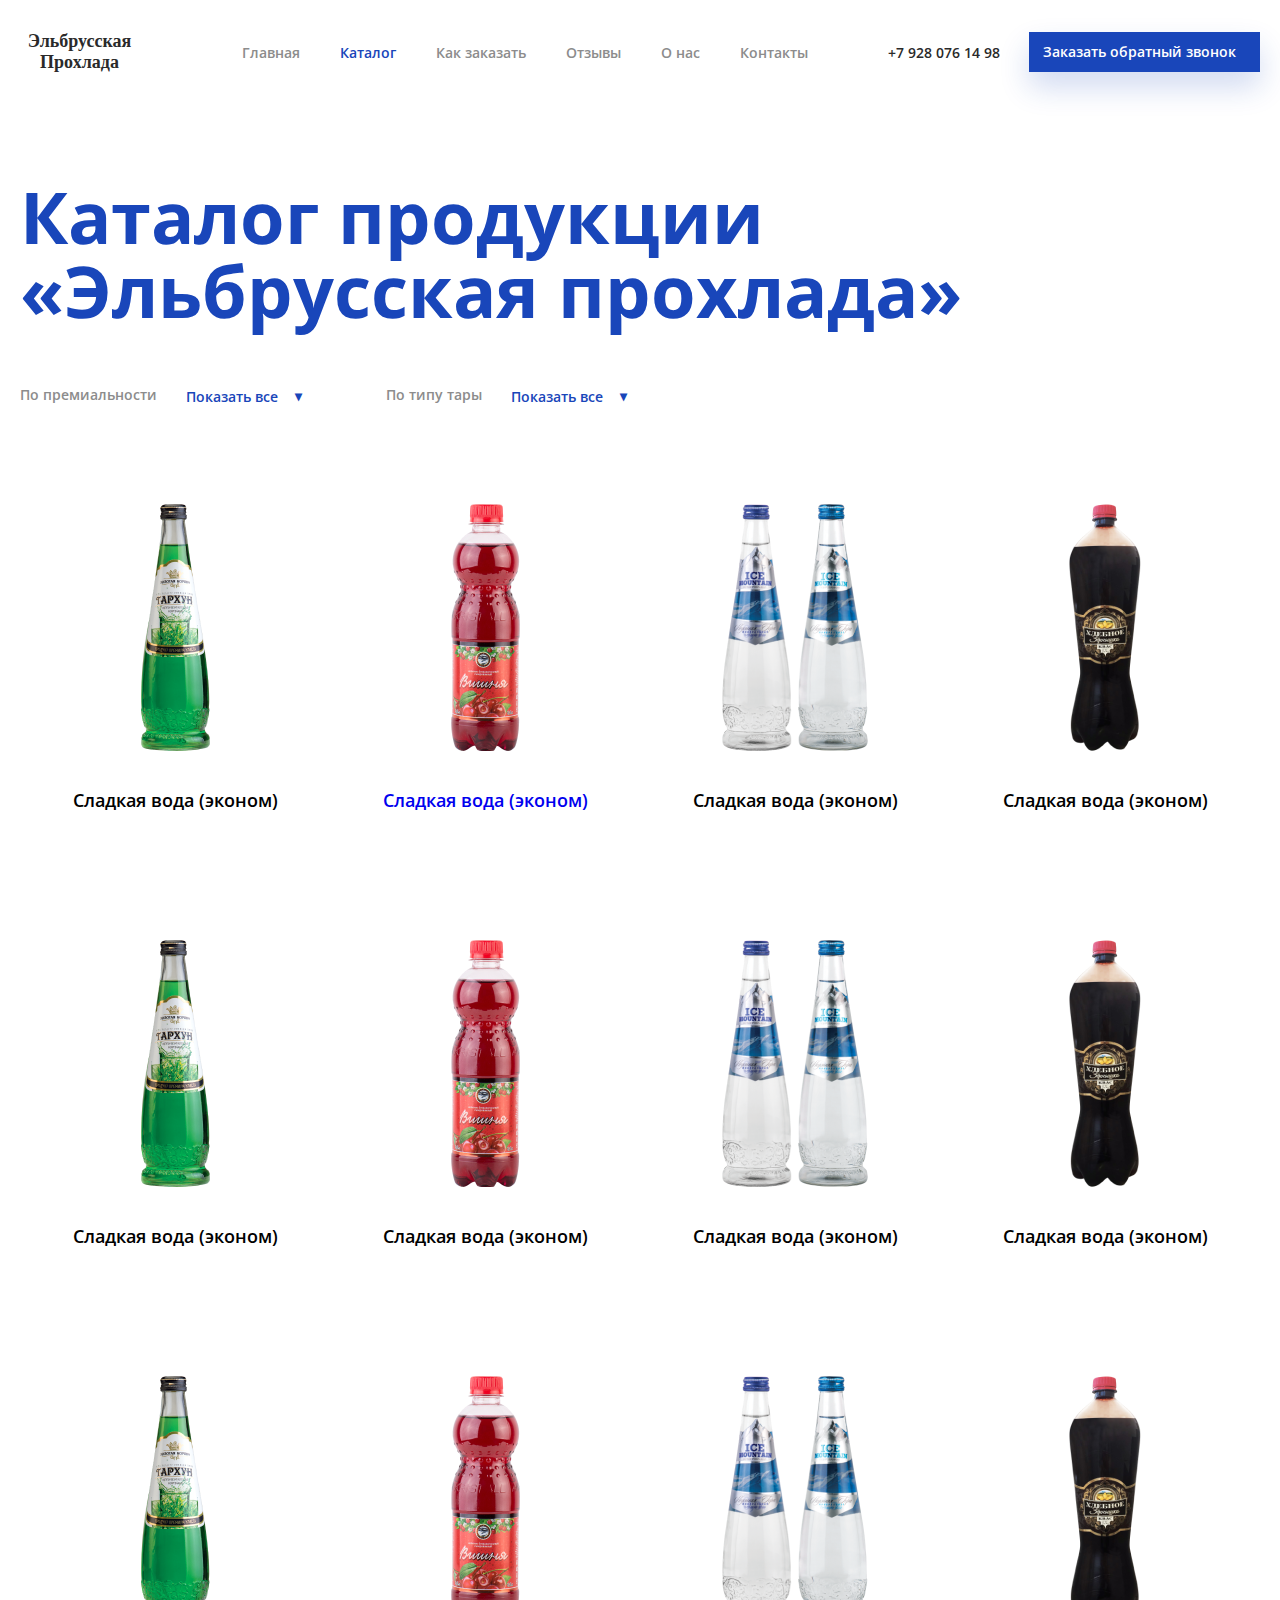
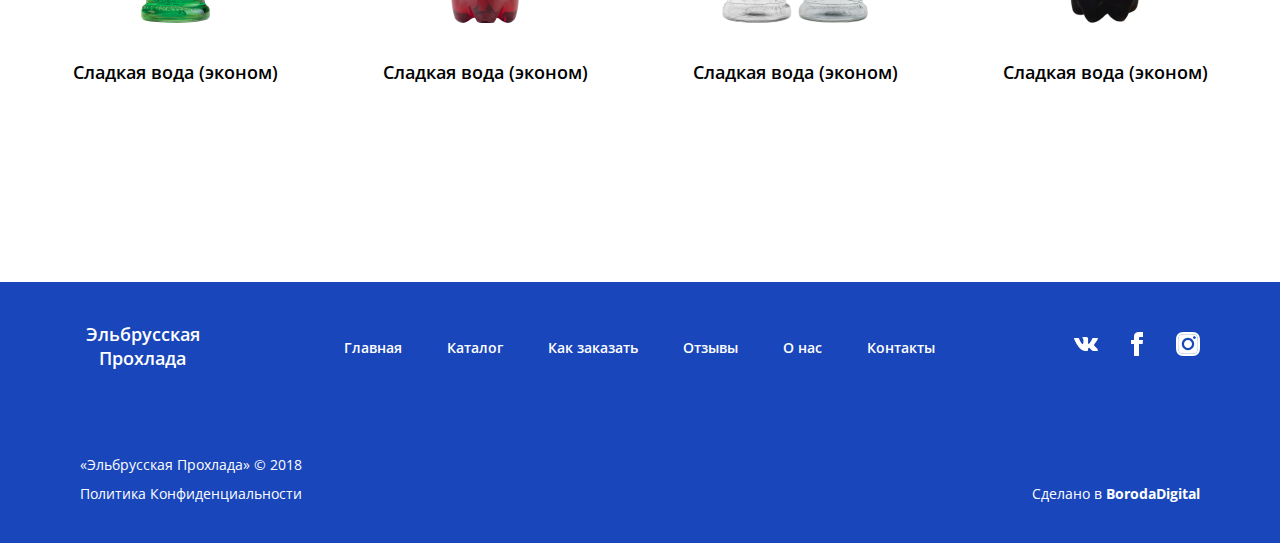
<file: catalog.html>
<!DOCTYPE html>
<html lang="en">
  <head>
    <meta charset="UTF-8" />
    <meta http-equiv="X-UA-Compatible" content="IE=edge" />
    <meta name="viewport" content="width=device-width, initial-scale=1.0" />
    <link rel="stylesheet" href="./assets/style/style.css" />
    <link rel="stylesheet" href="./assets/style/catalog/catalog-style.css" />
    <link
      rel="stylesheet"
      href="https://cdn.jsdelivr.net/npm/swiper@8/swiper-bundle.min.css"
    />
    <title>Эльбрусская Прохлада</title>
  </head>

  <body>
    <header class="header">
      <div class="container">
        <div class="header_inner">
          <h1 class="header_title">Эльбрусская Прохлада</h1>
          <ul class="header_menu-list">
            <li class="header_menu-list-item">
              <a href="index.html">Главная</a>
            </li>
            <li class="header_menu-list-item">
              <a href="catalog.html">Каталог</a>
            </li>
            <li class="header_menu-list-item">
              <a href="order.html">Как заказать</a>
            </li>
            <li class="header_menu-list-item">
              <a href="reviews.html">Отзывы</a>
            </li>
            <li class="header_menu-list-item">
              <a href="about.html">О нас</a>
            </li>
            <li class="header_menu-list-item">
              <a href="contact.html">Контакты</a>
            </li>
          </ul>
          <div class="header_contact">
            <a href="tel:+79280761498" class="header_number">
              +7 928 076 14 98
            </a>
            <a href="#" class="header_btn open-popup"
              >Заказать обратный звонок</a
            >
          </div>
          <input type="checkbox" id="burger-toggle" />
          <label for="burger-toggle" class="burger-menu">
            <div class="line"></div>
            <div class="line"></div>
            <div class="line"></div>
          </label>
          <div class="menu">
            <div class="menu-inner">
              <ul class="menu-nav">
                <li class="menu-nav-item">
                  <a class="menu-nav-link" href="index.html"
                    ><span>
                      <div>Главная</div>
                    </span></a
                  >
                </li>
                <li class="menu-nav-item">
                  <a class="menu-nav-link" href="catalog.html"
                    ><span>
                      <div>Каталог</div>
                    </span></a
                  >
                </li>
                <li class="menu-nav-item">
                  <a class="menu-nav-link" href="order.html"
                    ><span>
                      <div>Как заказать</div>
                    </span></a
                  >
                </li>
                <li class="menu-nav-item">
                  <a class="menu-nav-link" href="reviews.html"
                    ><span>
                      <div>Отзывы</div>
                    </span></a
                  >
                </li>
                <li class="menu-nav-item">
                  <a class="menu-nav-link" href="about.html"
                    ><span>
                      <div>О нас</div>
                    </span></a
                  >
                </li>
                <li class="menu-nav-item">
                  <a class="menu-nav-link" href="contact.html"
                    ><span>
                      <div>Контакты</div>
                    </span></a
                  >
                </li>
                <li class="menu-nav-item">
                  <a class="menu-nav-link" href="#"
                    ><span>
                      <div>+7 (928) 076 14 98</div>
                    </span></a
                  >
                </li>

                <a href="#" class="header_btn open-popup"
                  >Заказать обратный звонок</a
                >
              </ul>
            </div>
          </div>
        </div>
      </div>
    </header>
    <main>
      <section class="catalog">
        <div class="container">
          <h1 class="catalog_title">
            Каталог продукции «Эльбрусская прохлада»
          </h1>

          <div class="catalog_filter">
            <div class="catalog_filter-prem">
              <p class="catalog_filter-prem-text">По премиальности</p>
              <div class="select">
                <div class="selectWrapper">
                  <div class="selectCustom js-selectCustom">
                    <div class="selectCustom-trigger">Показать все</div>
                    <ul class="selectCustom-options">
                      <li class="selectCustom-option" data-value="ec">
                        Эконом
                      </li>
                      <li class="selectCustom-option" data-value="pr">
                        Премиум
                      </li>
                      <li class="selectCustom-option" data-value="upr">
                        Ультра-премиум
                      </li>
                      <li class="selectCustom-option" data-value="mpr">
                        Мега-премиум
                      </li>
                    </ul>
                  </div>
                </div>
              </div>
            </div>
            <div class="catalog_filter-type">
              <p class="catalog_filter-prem-text">По типу тары</p>
              <div class="select">
                <div class="selectWrapper">
                  <div class="selectCustom js-selectCustom1">
                    <div class="selectCustom-trigger">Показать все</div>
                    <ul class="selectCustom-options">
                      <li class="selectCustom-option" data-value="gl">
                        Стекло
                      </li>
                      <li class="selectCustom-option" data-value="pl">
                        Пластик
                      </li>
                      <li class="selectCustom-option" data-value="gl">
                        Стекло
                      </li>
                      <li class="selectCustom-option" data-value="pl">
                        Пластик
                      </li>
                    </ul>
                  </div>
                </div>
              </div>
            </div>
          </div>
          <section class="products">
            <div class="products_inner">
              <ul class="products_catalog">
                <li class="products_catalog-items ec gl">
                  <img src="./assets/img/product1.png" alt="" />
                  <p class="products_catalog-items-text">
                    Сладкая вода (эконом)
                  </p>
                </li>
                <li class="products_catalog-items pr pl">
                  <a href="/product.html"
                    ><img src="./assets/img/product2.png" alt="" />
                    <p class="products_catalog-items-text">
                      Сладкая вода (эконом)
                    </p></a
                  >
                </li>
                <li class="products_catalog-items upr gl">
                  <img src="./assets/img/product3.png" alt="" />
                  <p class="products_catalog-items-text">
                    Сладкая вода (эконом)
                  </p>
                </li>
                <li class="products_catalog-items mpr pl">
                  <img src="./assets/img/product4.png" alt="" />
                  <p class="products_catalog-items-text">
                    Сладкая вода (эконом)
                  </p>
                </li>
                <li class="products_catalog-items ec gl">
                  <img src="./assets/img/product1.png" alt="" />
                  <p class="products_catalog-items-text">
                    Сладкая вода (эконом)
                  </p>
                </li>
                <li class="products_catalog-items pr pl">
                  <img src="./assets/img/product2.png" alt="" />
                  <p class="products_catalog-items-text">
                    Сладкая вода (эконом)
                  </p>
                </li>
                <li class="products_catalog-items upr gl">
                  <img src="./assets/img/product3.png" alt="" />
                  <p class="products_catalog-items-text">
                    Сладкая вода (эконом)
                  </p>
                </li>
                <li class="products_catalog-items mpr pl">
                  <img src="./assets/img/product4.png" alt="" />
                  <p class="products_catalog-items-text">
                    Сладкая вода (эконом)
                  </p>
                </li>
                <li class="products_catalog-items ec gl">
                  <img src="./assets/img/product1.png" alt="" />
                  <p class="products_catalog-items-text">
                    Сладкая вода (эконом)
                  </p>
                </li>
                <li class="products_catalog-items pr pl">
                  <img src="./assets/img/product2.png" alt="" />
                  <p class="products_catalog-items-text">
                    Сладкая вода (эконом)
                  </p>
                </li>
                <li class="products_catalog-items upr gl">
                  <img src="./assets/img/product3.png" alt="" />
                  <p class="products_catalog-items-text">
                    Сладкая вода (эконом)
                  </p>
                </li>
                <li class="products_catalog-items mpr pl">
                  <img src="./assets/img/product4.png" alt="" />
                  <p class="products_catalog-items-text">
                    Сладкая вода (эконом)
                  </p>
                </li>
              </ul>
            </div>
          </section>
        </div>
      </section>

      <section class="popup__bg">
        <form class="popup">
          <img src="./assets/img/close.svg" class="close-popup" />
          <h1 class="popup_title">Свяжитесь с нами</h1>
          <p class="popup_text">
            Оставьте свои контактные данные, чтобы наш менеджер смог связаться
            с вами в ближайшее время.
          </p>
          <label>
            <input type="text" name="name" placeholder="Имя" />
          </label>
          <label>
            <input type="email" name="email" placeholder="Эл. почта" />
          </label>
          <label>
            <input type="tel" name="tel" placeholder="Телефон" />
          </label>
          <button class="send">Отправить</button>
        </form>

        <form class="popup_suc">
          <img src="./assets/img/close.svg" id="close" class="close-popup" />
          <h1 class="popup_suc-title">Успешно!</h1>
          <button class="close-popup2">Закрыть</button>
        </form>
      </section>
    </main>

    <footer class="footer">
      <div class="container">
        <div class="footer_inner">
          <div class="footer_top">
            <h1 class="footer_top-title">Эльбрусская Прохлада</h1>
            <ul class="footer_top_list">
              <li class="footer_top_list-item">
                <a href="index.html" class="footer_top_list-item-link">Главная</a>
              </li>
              <li class="footer_top_list-item">
                <a href="catalog.html" class="footer_top_list-item-link">Каталог</a>
              </li>
              <li class="footer_top_list-item">
                <a href="order.html" class="footer_top_list-item-link">Как заказать</a>
              </li>
              <li class="footer_top_list-item">
                <a href="reviews.html" class="footer_top_list-item-link">Отзывы</a>
              </li>
              <li class="footer_top_list-item">
                <a href="about.html" class="footer_top_list-item-link">О нас</a>
              </li>
              <li class="footer_top_list-item">
                <a href="contact.html" class="footer_top_list-item-link">Контакты</a>
              </li>
            </ul>
            <ul class="footer_top_icon">
              <li class="footer_top_icon-item">
                <img src="./assets/img/vk.svg" alt="" />
              </li>
              <li class="footer_top_icon-item">
                <img src="./assets/img/fc.svg" alt="" />
              </li>
              <li class="footer_top_icon-item">
                <img src="./assets/img/inst.svg" alt="" />
              </li>
            </ul>
          </div>
          <div class="footer_mid">
            <p class="footer_mid-text">«Эльбрусская Прохлада» © 2018</p>
          </div>
          <div class="footer_bot">
            <p class="footer_bot-text">Политика Конфиденциальности</p>
            <p class="footer_bot-text">Сделано в <span>BorodaDigital</span></p>
          </div>
        </div>
      </div>
      <script src="https://cdn.jsdelivr.net/npm/swiper@8/swiper-bundle.min.js"></script>
      <script src="./assets/js/main.js"></script>
      <script src="./assets/js/filter.js"></script>
    </footer>
  </body>
</html>
</file>
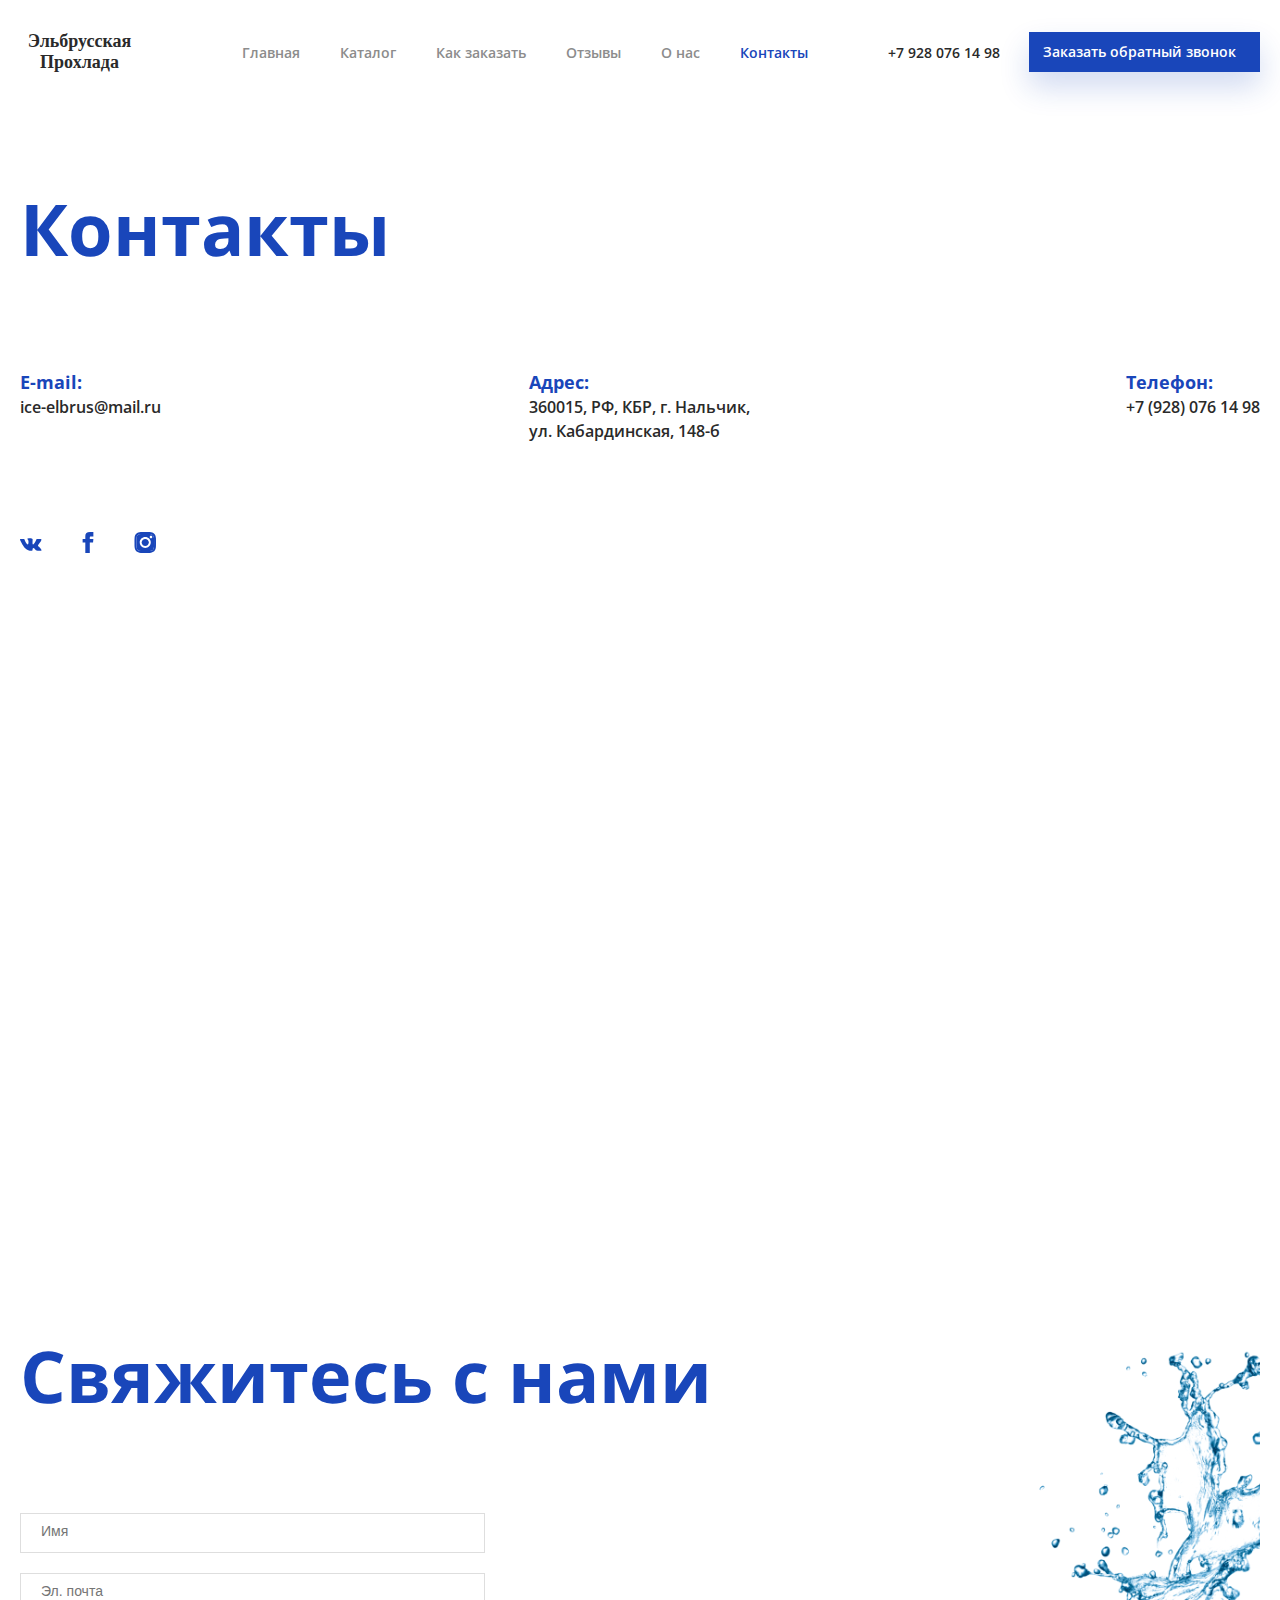
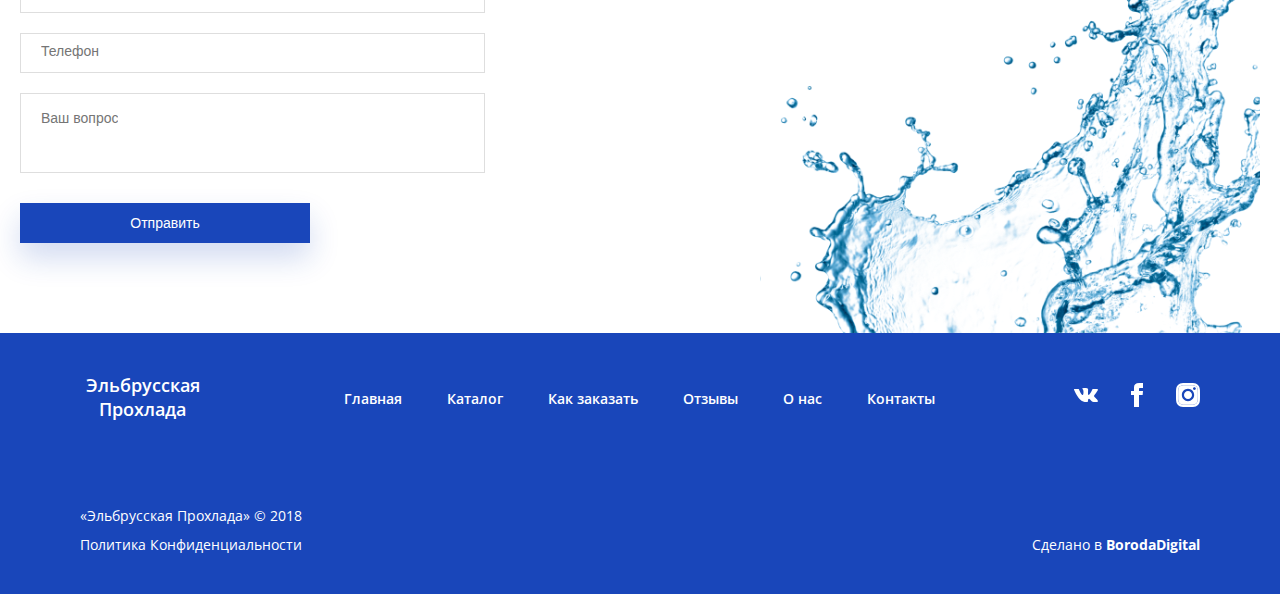
<file: contact.html>
<!DOCTYPE html>
<html lang="en">
  <head>
    <meta charset="UTF-8" />
    <meta http-equiv="X-UA-Compatible" content="IE=edge" />
    <meta name="viewport" content="width=device-width, initial-scale=1.0" />
    <link rel="stylesheet" href="./assets/style/style.css" />
    <link rel="stylesheet" href="./assets/style/contact/contact.css" />
    <link
      rel="stylesheet"
      href="https://cdn.jsdelivr.net/npm/swiper@8/swiper-bundle.min.css"
    />
    <title>Эльбрусская Прохлада</title>
  </head>

  <body>
    <header class="header">
      <div class="container">
        <div class="header_inner">
          <h1 class="header_title">Эльбрусская Прохлада</h1>
          <ul class="header_menu-list">
            <li class="header_menu-list-item"><a href="index.html">Главная</a></li>
            <li class="header_menu-list-item">
              <a href="catalog.html">Каталог</a>
            </li>
            <li class="header_menu-list-item"><a href="order.html">Как заказать</a></li>
            <li class="header_menu-list-item"><a href="reviews.html">Отзывы</a></li>
            <li class="header_menu-list-item"><a href="about.html">О нас</a></li>
            <li class="header_menu-list-item"><a href="contact.html">Контакты</a></li>
          </ul>
          <div class="header_contact">
            <a href="tel:+79280761498" class="header_number">
              +7 928 076 14 98
            </a>
            <a href="#" class="header_btn open-popup"
              >Заказать обратный звонок</a
            >
          </div>
          <input type="checkbox" id="burger-toggle" />
          <label for="burger-toggle" class="burger-menu">
            <div class="line"></div>
            <div class="line"></div>
            <div class="line"></div>
          </label>
          <div class="menu">
            <div class="menu-inner">
              <ul class="menu-nav">
                <li class="menu-nav-item">
                  <a class="menu-nav-link" href="index.html"
                    ><span>
                      <div>Главная</div>
                    </span></a
                  >
                </li>
                <li class="menu-nav-item">
                  <a class="menu-nav-link" href="catalog.html"
                    ><span>
                      <div>Каталог</div>
                    </span></a
                  >
                </li>
                <li class="menu-nav-item">
                  <a class="menu-nav-link" href="order.html"
                    ><span>
                      <div>Как заказать</div>
                    </span></a
                  >
                </li>
                <li class="menu-nav-item">
                  <a class="menu-nav-link" href="reviews.html"
                    ><span>
                      <div>Отзывы</div>
                    </span></a
                  >
                </li>
                <li class="menu-nav-item">
                  <a class="menu-nav-link" href="about.html"
                    ><span>
                      <div>О нас</div>
                    </span></a
                  >
                </li>
                <li class="menu-nav-item">
                  <a class="menu-nav-link" href="contact.html"
                    ><span>
                      <div>Контакты</div>
                    </span></a
                  >
                </li>
                <li class="menu-nav-item">
                  <a class="menu-nav-link" href="#"
                    ><span>
                      <div>+7 (928) 076 14 98</div>
                    </span></a
                  >
                </li>

                <a href="#" class="header_btn open-popup"
                  >Заказать обратный звонок</a
                >
              </ul>
            </div>
          </div>
        </div>
      </div>
    </header>
    <main>
      <section class="contact">
        <div class="container">
          <h1 class="contact_title">Контакты</h1>
          <ul class="contact_item">
            <li class="contact_item-item">
              <h2 class="contact_item-item-title">E-mail:</h2>
              <a href="mailto:ice-elbrus@mail.ru" class="contact_item-item-link"
                >ice-elbrus@mail.ru</a
              >
            </li>
            <li class="contact_item-item">
              <h2 class="contact_item-item-title">Адрес:</h2>
              <a class="contact_item-item-link"
                >360015, РФ, КБР, г. Нальчик, ул. Кабардинская, 148-б</a
              >
            </li>
            <li class="contact_item-item">
              <h2 class="contact_item-item-title">Телефон:</h2>
              <a href="tel:+7 (928) 076 14 98" class="contact_item-item-link"
                >+7 (928) 076 14 98</a
              >
            </li>
          </ul>
          <ul class="contact_icon">
            <li class="contact_icon-item">
              <img src="./assets/img/contact1.svg" alt="" />
            </li>
            <li class="contact_icon-item">
              <img src="./assets/img/contact2.svg" alt="" />
            </li>
            <li class="contact_icon-item">
              <img src="./assets/img/contact3.svg" alt="" />
            </li>
          </ul>
        </div>
      </section>
      <section class="map" id="map">
        <script src="https://api-maps.yandex.ru/2.1/?apikey=0c8be340-8183-4b3a-a0dd-8efa30053523&lang=ru_RU"></script>
      </section>

      <section class="about_form">
        <div class="container">
          <form>
            <h1 class="popup_title">Свяжитесь с нами</h1>
            
            <label>
              <input type="text" name="name" placeholder="Имя" />
            </label>
            <label>
              <input type="email" name="email" placeholder="Эл. почта" />
            </label>
            <label>
              <input type="tel" name="tel" placeholder="Телефон" />
            </label>
            <label>
              <input type="textarea" placeholder="Ваш вопрос" />
            </label>
            <button class="send">Отправить</button>
          </form>
        </div>
      </section>

      <section class="popup__bg">
        <form class="popup">
          <h1 class="popup_title">Свяжитесь с нами</h1>
          <p class="popup_text">
            Оставьте свои контактные данные, чтобы наш менеджер смог связаться
            с вами в ближайшее время.
          </p>
          <label>
            <input type="text" name="name" placeholder="Имя" />
          </label>
          <label>
            <input type="email" name="email" placeholder="Эл. почта" />
          </label>
          <label>
            <input type="tel" name="tel" placeholder="Телефон" />
          </label>
          <button class="send">Отправить</button>
        </form>

        <form class="popup_suc">
          <img src="./assets/img/close.svg" id="close" class="close-popup" />
          <h1 class="popup_suc-title">Успешно!</h1>
          <button class="close-popup2">Закрыть</button>
        </form>
      </section>
    </main>
    <footer class="footer">
      <div class="container">
        <div class="footer_inner">
          <div class="footer_top">
            <h1 class="footer_top-title">Эльбрусская Прохлада</h1>
            <ul class="footer_top_list">
              <li class="footer_top_list-item">
                <a href="index.html" class="footer_top_list-item-link">Главная</a>
              </li>
              <li class="footer_top_list-item">
                <a href="catalog.html" class="footer_top_list-item-link">Каталог</a>
              </li>
              <li class="footer_top_list-item">
                <a href="order.html" class="footer_top_list-item-link">Как заказать</a>
              </li>
              <li class="footer_top_list-item">
                <a href="reviews.html" class="footer_top_list-item-link">Отзывы</a>
              </li>
              <li class="footer_top_list-item">
                <a href="about.html" class="footer_top_list-item-link">О нас</a>
              </li>
              <li class="footer_top_list-item">
                <a href="contact.html" class="footer_top_list-item-link">Контакты</a>
              </li>
            </ul>
            <ul class="footer_top_icon">
              <li class="footer_top_icon-item">
                <img src="./assets/img/vk.svg" alt="" />
              </li>
              <li class="footer_top_icon-item">
                <img src="./assets/img/fc.svg" alt="" />
              </li>
              <li class="footer_top_icon-item">
                <img src="./assets/img/inst.svg" alt="" />
              </li>
            </ul>
          </div>
          <div class="footer_mid">
            <p class="footer_mid-text">«Эльбрусская Прохлада» © 2018</p>
          </div>
          <div class="footer_bot">
            <p class="footer_bot-text">Политика Конфиденциальности</p>
            <p class="footer_bot-text">Сделано в <span>BorodaDigital</span></p>
          </div>
        </div>
      </div>
      <script src="https://cdn.jsdelivr.net/npm/swiper@8/swiper-bundle.min.js"></script>
      <script src="./assets/js/map.js"></script>
      <script src="./assets/js/main.js"></script>
    </footer>
  </body>
</html>
</file>
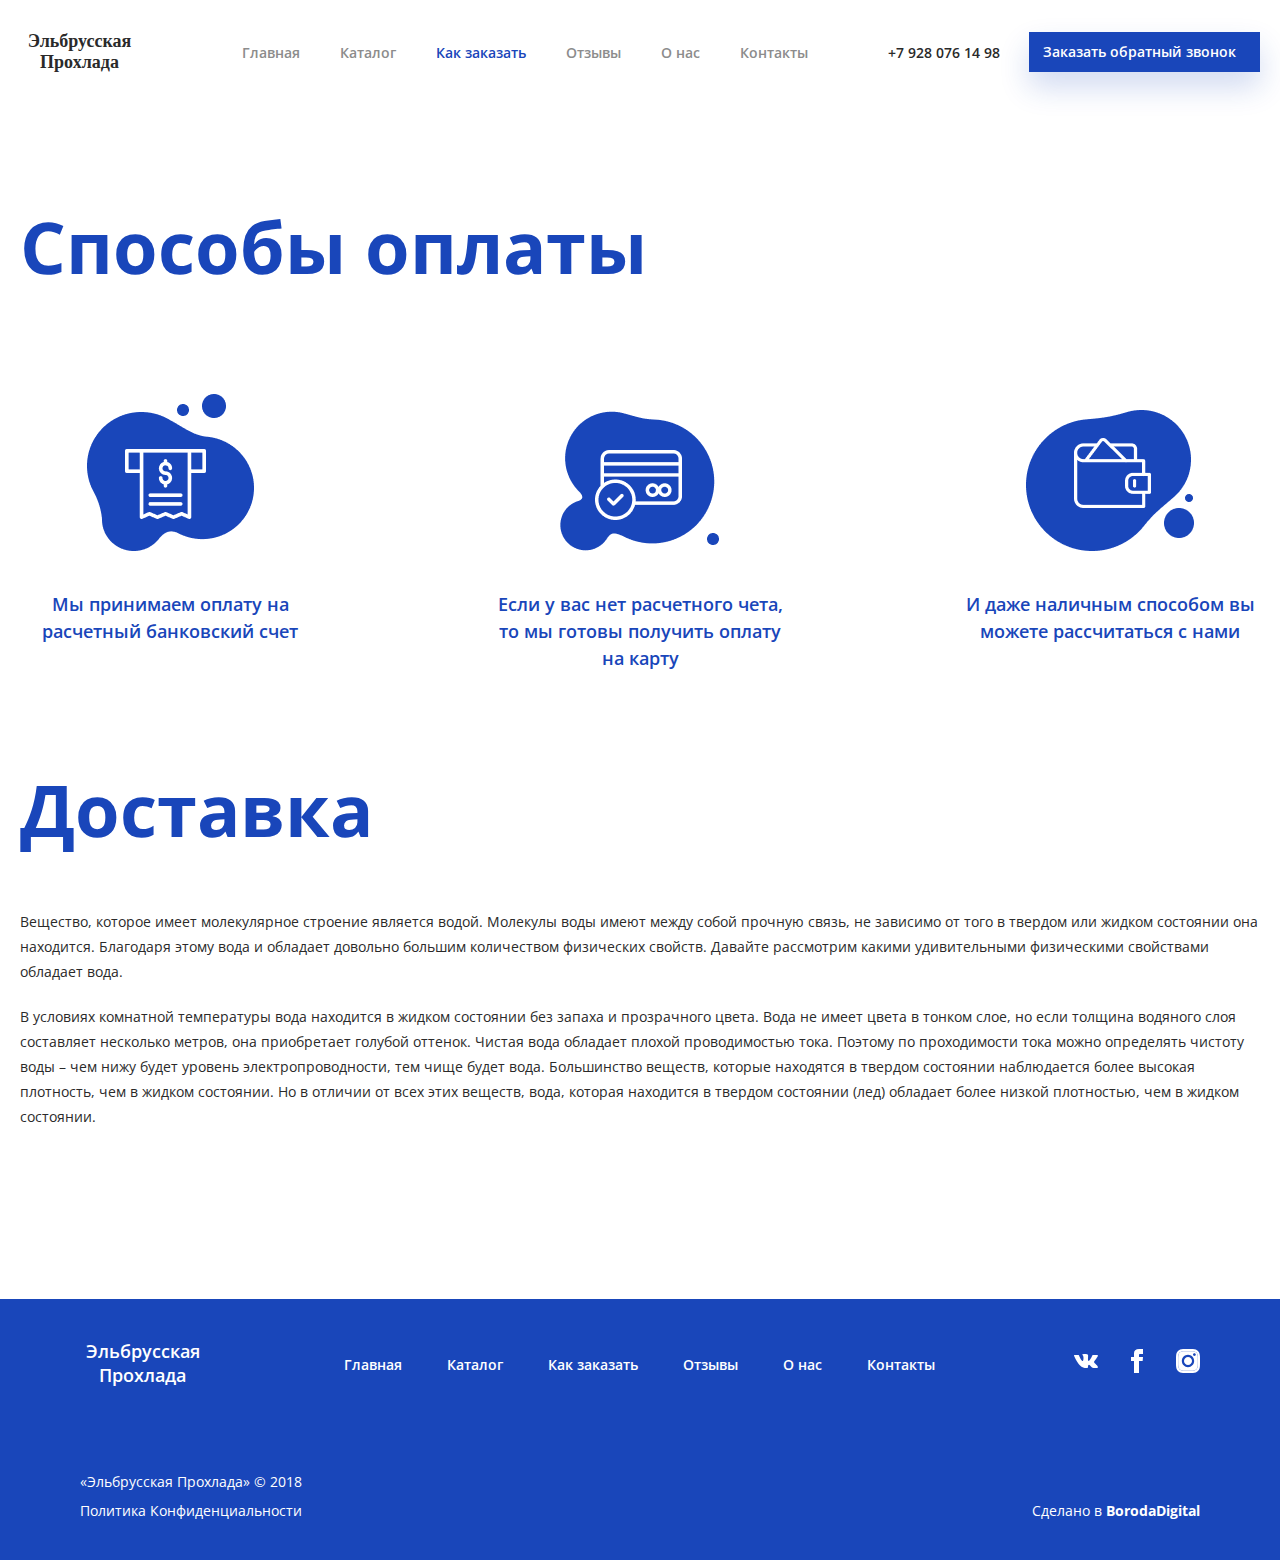
<file: order.html>
<!DOCTYPE html>
<html lang="en">
  <head>
    <meta charset="UTF-8" />
    <meta http-equiv="X-UA-Compatible" content="IE=edge" />
    <meta name="viewport" content="width=device-width, initial-scale=1.0" />
    <link rel="stylesheet" href="./assets/style/style.css" />
    <link rel="stylesheet" href="./assets/style/order/order.css" />
    <link
      rel="stylesheet"
      href="https://cdn.jsdelivr.net/npm/swiper@8/swiper-bundle.min.css"
    />
    <title>Эльбрусская Прохлада</title>
  </head>

  <body>
    <header class="header">
      <div class="container">
        <div class="header_inner">
          <h1 class="header_title">Эльбрусская Прохлада</h1>
          <ul class="header_menu-list">
            <li class="header_menu-list-item"><a href="index.html">Главная</a></li>
            <li class="header_menu-list-item">
              <a href="catalog.html">Каталог</a>
            </li>
            <li class="header_menu-list-item"><a href="order.html">Как заказать</a></li>
            <li class="header_menu-list-item"><a href="reviews.html">Отзывы</a></li>
            <li class="header_menu-list-item"><a href="about.html">О нас</a></li>
            <li class="header_menu-list-item"><a href="contact.html">Контакты</a></li>
          </ul>
          <div class="header_contact">
            <a href="tel:+79280761498" class="header_number">
              +7 928 076 14 98
            </a>
            <a href="#" class="header_btn open-popup"
              >Заказать обратный звонок</a
            >
          </div>
          <input type="checkbox" id="burger-toggle" />
          <label for="burger-toggle" class="burger-menu">
            <div class="line"></div>
            <div class="line"></div>
            <div class="line"></div>
          </label>
          <div class="menu">
            <div class="menu-inner">
              <ul class="menu-nav">
                <li class="menu-nav-item">
                  <a class="menu-nav-link" href="index.html"
                    ><span>
                      <div>Главная</div>
                    </span></a
                  >
                </li>
                <li class="menu-nav-item">
                  <a class="menu-nav-link" href="catalog.html"
                    ><span>
                      <div>Каталог</div>
                    </span></a
                  >
                </li>
                <li class="menu-nav-item">
                  <a class="menu-nav-link" href="order.html"
                    ><span>
                      <div>Как заказать</div>
                    </span></a
                  >
                </li>
                <li class="menu-nav-item">
                  <a class="menu-nav-link" href="reviews.html"
                    ><span>
                      <div>Отзывы</div>
                    </span></a
                  >
                </li>
                <li class="menu-nav-item">
                  <a class="menu-nav-link" href="about.html"
                    ><span>
                      <div>О нас</div>
                    </span></a
                  >
                </li>
                <li class="menu-nav-item">
                  <a class="menu-nav-link" href="contact.html"
                    ><span>
                      <div>Контакты</div>
                    </span></a
                  >
                </li>
                <li class="menu-nav-item">
                  <a class="menu-nav-link" href="#"
                    ><span>
                      <div>+7 (928) 076 14 98</div>
                    </span></a
                  >
                </li>

                <a href="#" class="header_btn open-popup"
                  >Заказать обратный звонок</a
                >
              </ul>
            </div>
          </div>
        </div>
      </div>
    </header>
    <main>
      <section class="order">
        <div class="container">
          <div class="order_inner">
            <div class="order_payment">
              <h1 class="payment_title">Способы оплаты</h1>
              <ul class="payment_list">
                <li class="payment_list-item">
                  <img src="./assets/img/pay1.png" alt="" />
                  <p>Мы принимаем оплату на расчетный банковский счет</p>
                </li>
                <li class="payment_list-item">
                  <img src="./assets/img/pay2.png" alt="" />
                  <p>
                    Если у вас нет расчетного чета, то мы готовы получить оплату
                    на карту
                  </p>
                </li>
                <li class="payment_list-item">
                  <img src="./assets/img/pay3.png" alt="" />
                  <p>И даже наличным способом вы можете рассчитаться с нами</p>
                </li>
              </ul>
            </div>
            <div class="order_delivery">
              <h1 class="delivery_title">Доставка</h1>
              <p class="delivery_text">
                Вещество, которое имеет молекулярное строение является водой.
                Молекулы воды имеют между собой прочную связь, не зависимо от
                того в твердом или жидком состоянии она находится. Благодаря
                этому вода и обладает довольно большим количеством физических
                свойств. Давайте рассмотрим какими удивительными физическими
                свойствами обладает вода.
              </p>
              <p class="delivery_text">
                В условиях комнатной температуры вода находится в жидком
                состоянии без запаха и прозрачного цвета. Вода не имеет цвета в
                тонком слое, но если толщина водяного слоя составляет несколько
                метров, она приобретает голубой оттенок. Чистая вода обладает
                плохой проводимостью тока. Поэтому по проходимости тока можно
                определять чистоту воды – чем нижу будет уровень
                электропроводности, тем чище будет вода. Большинство веществ,
                которые находятся в твердом состоянии наблюдается более высокая
                плотность, чем в жидком состоянии. Но в отличии от всех этих
                веществ, вода, которая находится в твердом состоянии (лед)
                обладает более низкой плотностью, чем в жидком состоянии.
              </p>
            </div>
          </div>
        </div>
      </section>

      <section class="popup__bg">
        <form class="popup">
          <img src="./assets/img/close.svg" class="close-popup" />
          <h1 class="popup_title">Свяжитесь с нами</h1>
          <p class="popup_text">
            Оставьте свои контактные данные, чтобы наш менеджер смог связаться
            с вами в ближайшее время.
          </p>
          <label>
            <input type="text" name="name" placeholder="Имя" />
          </label>
          <label>
            <input type="email" name="email" placeholder="Эл. почта" />
          </label>
          <label>
            <input type="tel" name="tel" placeholder="Телефон" />
          </label>
          <button class="send">Отправить</button>
        </form>

        <form class="popup_suc">
          <img src="./assets/img/close.svg" id="close" class="close-popup" />
          <h1 class="popup_suc-title">Успешно!</h1>
          <button class="close-popup2">Закрыть</button>
        </form>
      </section>
    </main>
    <footer class="footer">
      <div class="container">
        <div class="footer_inner">
          <div class="footer_top">
            <h1 class="footer_top-title">Эльбрусская Прохлада</h1>
            <ul class="footer_top_list">
              <li class="footer_top_list-item">
                <a href="index.html" class="footer_top_list-item-link">Главная</a>
              </li>
              <li class="footer_top_list-item">
                <a href="catalog.html" class="footer_top_list-item-link">Каталог</a>
              </li>
              <li class="footer_top_list-item">
                <a href="order.html" class="footer_top_list-item-link">Как заказать</a>
              </li>
              <li class="footer_top_list-item">
                <a href="reviews.html" class="footer_top_list-item-link">Отзывы</a>
              </li>
              <li class="footer_top_list-item">
                <a href="about.html" class="footer_top_list-item-link">О нас</a>
              </li>
              <li class="footer_top_list-item">
                <a href="contact.html" class="footer_top_list-item-link">Контакты</a>
              </li>
            </ul>
            <ul class="footer_top_icon">
              <li class="footer_top_icon-item">
                <img src="./assets/img/vk.svg" alt="" />
              </li>
              <li class="footer_top_icon-item">
                <img src="./assets/img/fc.svg" alt="" />
              </li>
              <li class="footer_top_icon-item">
                <img src="./assets/img/inst.svg" alt="" />
              </li>
            </ul>
          </div>
          <div class="footer_mid">
            <p class="footer_mid-text">«Эльбрусская Прохлада» © 2018</p>
          </div>
          <div class="footer_bot">
            <p class="footer_bot-text">Политика Конфиденциальности</p>
            <p class="footer_bot-text">Сделано в <span>BorodaDigital</span></p>
          </div>
        </div>
      </div>
      <script src="https://cdn.jsdelivr.net/npm/swiper@8/swiper-bundle.min.js"></script>
      <script src="./assets/js/main.js"></script>
    </footer>
  </body>
</html>
</file>
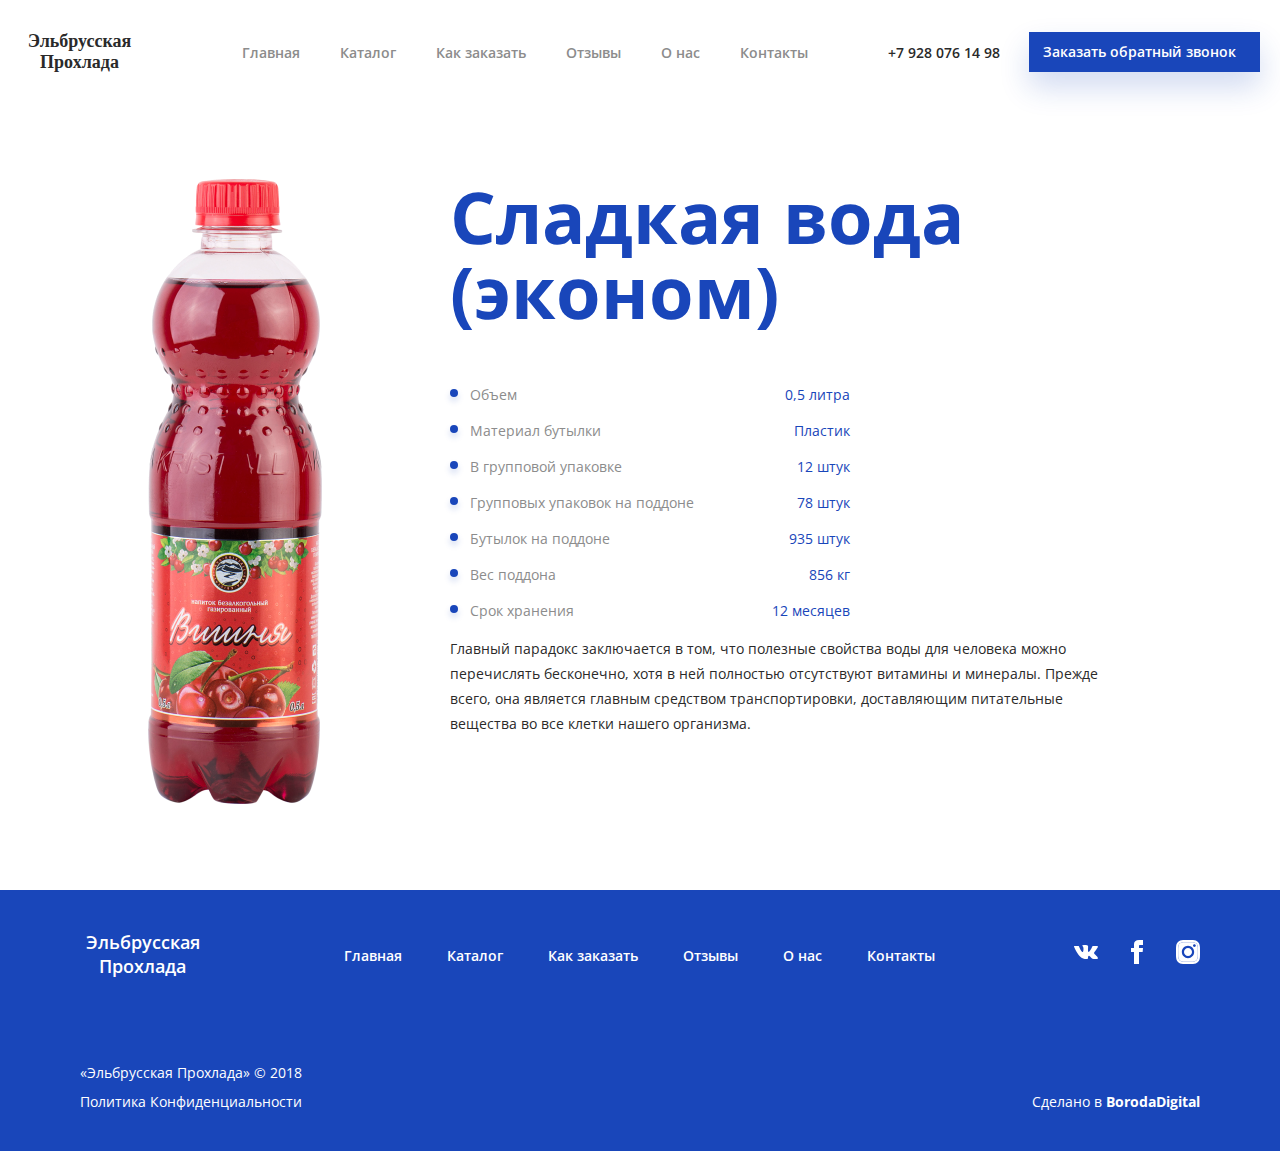
<file: product.html>
<!DOCTYPE html>
<html lang="en">
  <head>
    <meta charset="UTF-8" />
    <meta http-equiv="X-UA-Compatible" content="IE=edge" />
    <meta name="viewport" content="width=device-width, initial-scale=1.0" />
    <link rel="stylesheet" href="./assets/style/style.css" />
    <link rel="stylesheet" href="./assets/style/product/product.css" />
    <link
      rel="stylesheet"
      href="https://cdn.jsdelivr.net/npm/swiper@8/swiper-bundle.min.css"
    />
    <title>Эльбрусская Прохлада</title>
  </head>

  <body>
    <header class="header">
      <div class="container">
        <div class="header_inner">
          <h1 class="header_title">Эльбрусская Прохлада</h1>
          <ul class="header_menu-list">
            <li class="header_menu-list-item"><a href="index.html">Главная</a></li>
            <li class="header_menu-list-item">
              <a href="catalog.html">Каталог</a>
            </li>
            <li class="header_menu-list-item"><a href="order.html">Как заказать</a></li>
            <li class="header_menu-list-item"><a href="reviews.html">Отзывы</a></li>
            <li class="header_menu-list-item"><a href="about.html">О нас</a></li>
            <li class="header_menu-list-item"><a href="contact.html">Контакты</a></li>
          </ul>
          <div class="header_contact">
            <a href="tel:+79280761498" class="header_number">
              +7 928 076 14 98
            </a>
            <a href="#" class="header_btn open-popup"
              >Заказать обратный звонок</a
            >
          </div>
          <input type="checkbox" id="burger-toggle" />
          <label for="burger-toggle" class="burger-menu">
            <div class="line"></div>
            <div class="line"></div>
            <div class="line"></div>
          </label>
          <div class="menu">
            <div class="menu-inner">
              <ul class="menu-nav">
                <li class="menu-nav-item">
                  <a class="menu-nav-link" href="index.html"
                    ><span>
                      <div>Главная</div>
                    </span></a
                  >
                </li>
                <li class="menu-nav-item">
                  <a class="menu-nav-link" href="catalog.html"
                    ><span>
                      <div>Каталог</div>
                    </span></a
                  >
                </li>
                <li class="menu-nav-item">
                  <a class="menu-nav-link" href="order.html"
                    ><span>
                      <div>Как заказать</div>
                    </span></a
                  >
                </li>
                <li class="menu-nav-item">
                  <a class="menu-nav-link" href="reviews.html"
                    ><span>
                      <div>Отзывы</div>
                    </span></a
                  >
                </li>
                <li class="menu-nav-item">
                  <a class="menu-nav-link" href="about.html"
                    ><span>
                      <div>О нас</div>
                    </span></a
                  >
                </li>
                <li class="menu-nav-item">
                  <a class="menu-nav-link" href="contact.html"
                    ><span>
                      <div>Контакты</div>
                    </span></a
                  >
                </li>
                <li class="menu-nav-item">
                  <a class="menu-nav-link" href="#"
                    ><span>
                      <div>+7 (928) 076 14 98</div>
                    </span></a
                  >
                </li>

                <a href="#" class="header_btn open-popup"
                  >Заказать обратный звонок</a
                >
              </ul>
            </div>
          </div>
        </div>
      </div>
    </header>
    <main>
      <section class="product">
        <div class="container">
          <div class="product_inner">
            <img src="./assets/img/product2_full.png" alt="" />
            <div class="product_info">
              <h1 class="product_info_title">Сладкая вода (эконом)</h1>
              <ul class="product_info_list">
                <li class="product_info-items">Объем <span>0,5 литра</span></li>
                <li class="product_info-items">
                  Материал бутылки <span>Пластик</span>
                </li>
                <li class="product_info-items">
                  В групповой упаковке <span>12 штук</span>
                </li>
                <li class="product_info-items">
                  Групповых упаковок на поддоне <span>78 штук</span>
                </li>
                <li class="product_info-items">
                  Бутылок на поддоне <span>935 штук</span>
                </li>
                <li class="product_info-items">
                  Вес поддона <span>856 кг</span>
                </li>
                <li class="product_info-items">
                  Срок хранения <span>12 месяцев</span>
                </li>
              </ul>
              <p class="product_info-text">
                Главный парадокс заключается в том, что полезные свойства воды
                для человека можно перечислять бесконечно, хотя в ней полностью
                отсутствуют витамины и минералы. Прежде всего, она является
                главным средством транспортировки, доставляющим питательные
                вещества во все клетки нашего организма.
              </p>
            </div>
          </div>
        </div>
      </section>

      <section class="popup__bg">

        <form class="popup">
            <img src="./assets/img/close.svg" class="close-popup">
            <h1 class="popup_title">Свяжитесь с нами</h1>
            <p class="popup_text">Оставьте свои контактные данные, чтобы наш менеджер смог связаться с вами
                в ближайшее время.</p>
            <label>
                <input type="text" name="name" placeholder="Имя">

            </label>
            <label>
                <input type="email" name="email" placeholder="Эл. почта">

            </label>
            <label>
                <input type="tel" name="tel" placeholder="Телефон">

            </label>
            <button class="send">Отправить</button>
        </form>

        <form class="popup_suc">
            <img src="./assets/img/close.svg" id="close" class="close-popup">
            <h1 class="popup_suc-title">Успешно!</h1>
            <button class="close-popup2">Закрыть</button>
        </form>
    </section>
    </main>
    <footer class="footer">
      <div class="container">
        <div class="footer_inner">
          <div class="footer_top">
            <h1 class="footer_top-title">Эльбрусская Прохлада</h1>
            <ul class="footer_top_list">
              <li class="footer_top_list-item">
                <a href="index.html" class="footer_top_list-item-link">Главная</a>
              </li>
              <li class="footer_top_list-item">
                <a href="catalog.html" class="footer_top_list-item-link">Каталог</a>
              </li>
              <li class="footer_top_list-item">
                <a href="order.html" class="footer_top_list-item-link">Как заказать</a>
              </li>
              <li class="footer_top_list-item">
                <a href="reviews.html" class="footer_top_list-item-link">Отзывы</a>
              </li>
              <li class="footer_top_list-item">
                <a href="about.html" class="footer_top_list-item-link">О нас</a>
              </li>
              <li class="footer_top_list-item">
                <a href="contact.html" class="footer_top_list-item-link">Контакты</a>
              </li>
            </ul>
            <ul class="footer_top_icon">
              <li class="footer_top_icon-item">
                <img src="./assets/img/vk.svg" alt="" />
              </li>
              <li class="footer_top_icon-item">
                <img src="./assets/img/fc.svg" alt="" />
              </li>
              <li class="footer_top_icon-item">
                <img src="./assets/img/inst.svg" alt="" />
              </li>
            </ul>
          </div>
          <div class="footer_mid">
            <p class="footer_mid-text">«Эльбрусская Прохлада» © 2018</p>
          </div>
          <div class="footer_bot">
            <p class="footer_bot-text">Политика Конфиденциальности</p>
            <p class="footer_bot-text">Сделано в <span>BorodaDigital</span></p>
          </div>
        </div>
      </div>
      <script src="https://cdn.jsdelivr.net/npm/swiper@8/swiper-bundle.min.js"></script>
      <script src="./assets/js/main.js"></script>
    </footer>
  </body>
</html>
</file>
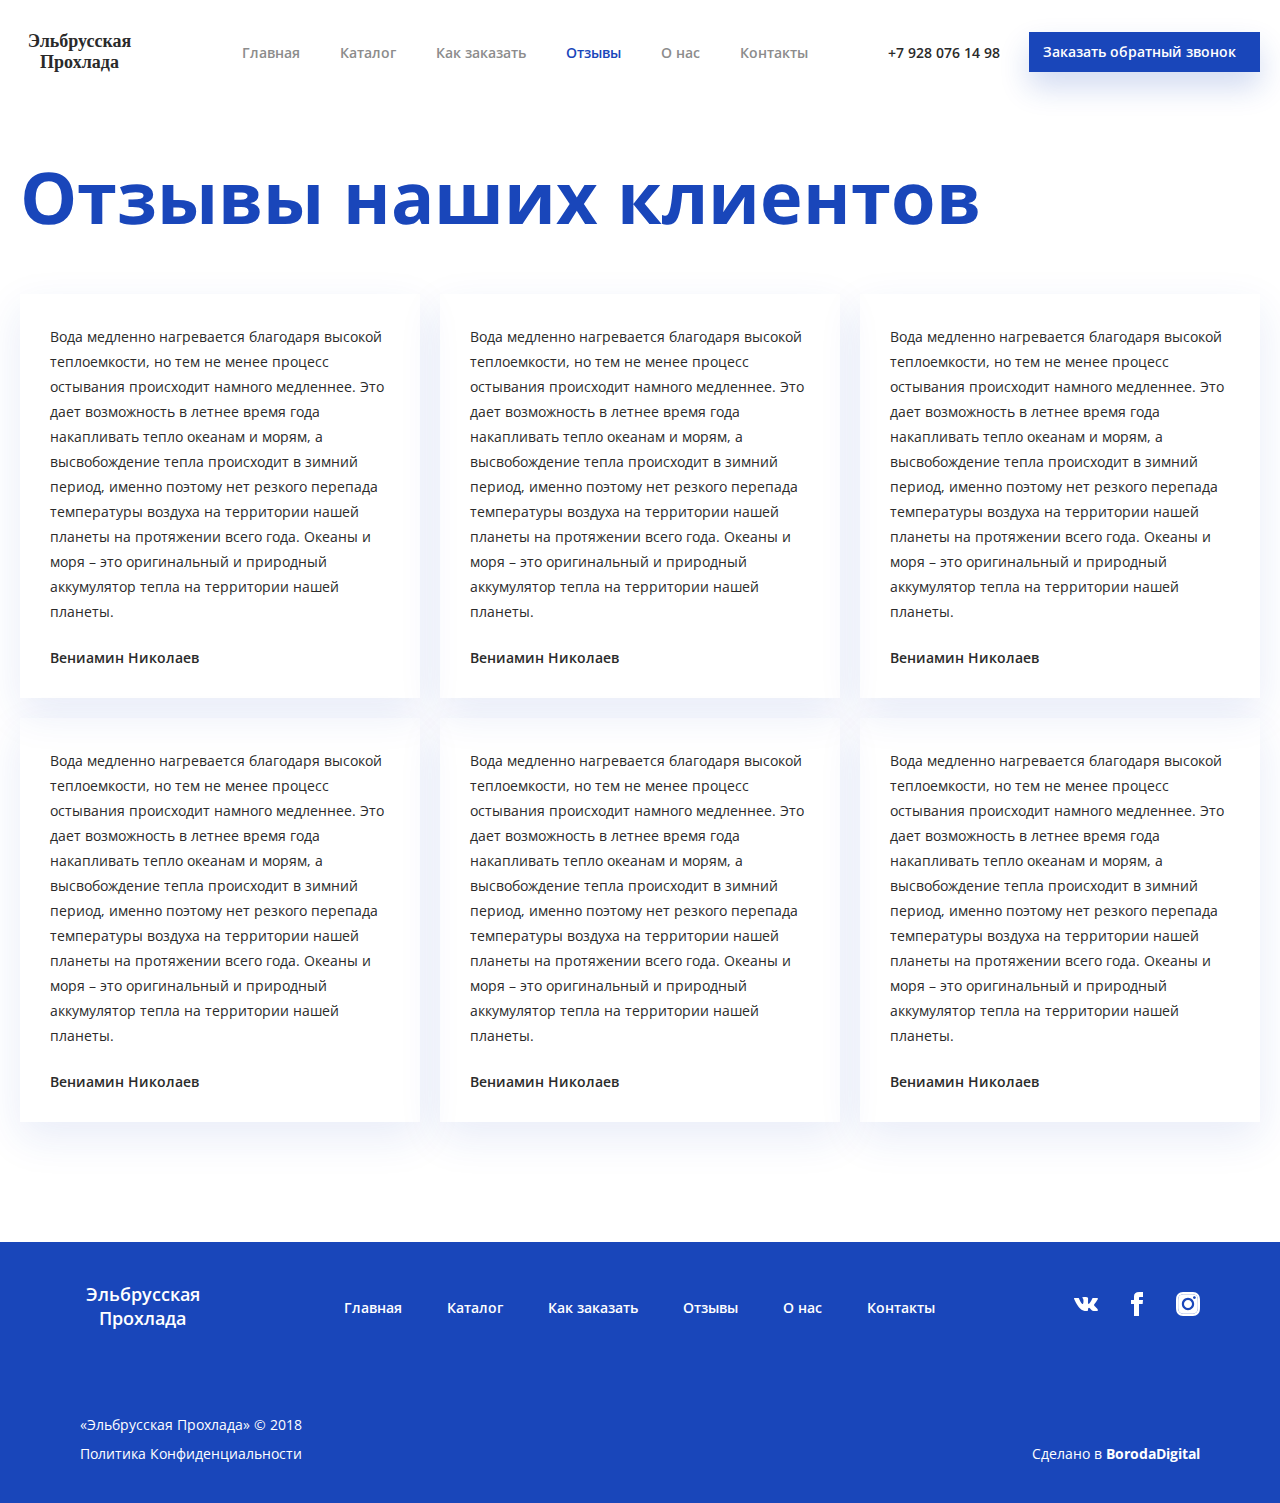
<file: reviews.html>
<!DOCTYPE html>
<html lang="en">
  <head>
    <meta charset="UTF-8" />
    <meta http-equiv="X-UA-Compatible" content="IE=edge" />
    <meta name="viewport" content="width=device-width, initial-scale=1.0" />
    <link rel="stylesheet" href="./assets/style/style.css" />
    <link rel="stylesheet" href="./assets/style/reviews/reviews.css" />
    <link
      rel="stylesheet"
      href="https://cdn.jsdelivr.net/npm/swiper@8/swiper-bundle.min.css"
    />
    <title>Эльбрусская Прохлада</title>
  </head>

  <body>
    <header class="header">
      <div class="container">
        <div class="header_inner">
          <h1 class="header_title">Эльбрусская Прохлада</h1>
          <ul class="header_menu-list">
            <li class="header_menu-list-item"><a href="index.html">Главная</a></li>
            <li class="header_menu-list-item">
              <a href="catalog.html">Каталог</a>
            </li>
            <li class="header_menu-list-item"><a href="order.html">Как заказать</a></li>
            <li class="header_menu-list-item"><a href="reviews.html">Отзывы</a></li>
            <li class="header_menu-list-item"><a href="about.html">О нас</a></li>
            <li class="header_menu-list-item"><a href="contact.html">Контакты</a></li>
          </ul>
          <div class="header_contact">
            <a href="tel:+79280761498" class="header_number">
              +7 928 076 14 98
            </a>
            <a href="#" class="header_btn open-popup"
              >Заказать обратный звонок</a
            >
          </div>
          <input type="checkbox" id="burger-toggle" />
          <label for="burger-toggle" class="burger-menu">
            <div class="line"></div>
            <div class="line"></div>
            <div class="line"></div>
          </label>
          <div class="menu">
            <div class="menu-inner">
              <ul class="menu-nav">
                <li class="menu-nav-item">
                  <a class="menu-nav-link" href="index.html"
                    ><span>
                      <div>Главная</div>
                    </span></a
                  >
                </li>
                <li class="menu-nav-item">
                  <a class="menu-nav-link" href="catalog.html"
                    ><span>
                      <div>Каталог</div>
                    </span></a
                  >
                </li>
                <li class="menu-nav-item">
                  <a class="menu-nav-link" href="order.html"
                    ><span>
                      <div>Как заказать</div>
                    </span></a
                  >
                </li>
                <li class="menu-nav-item">
                  <a class="menu-nav-link" href="reviews.html"
                    ><span>
                      <div>Отзывы</div>
                    </span></a
                  >
                </li>
                <li class="menu-nav-item">
                  <a class="menu-nav-link" href="about.html"
                    ><span>
                      <div>О нас</div>
                    </span></a
                  >
                </li>
                <li class="menu-nav-item">
                  <a class="menu-nav-link" href="contact.html"
                    ><span>
                      <div>Контакты</div>
                    </span></a
                  >
                </li>
                <li class="menu-nav-item">
                  <a class="menu-nav-link" href="#"
                    ><span>
                      <div>+7 (928) 076 14 98</div>
                    </span></a
                  >
                </li>

                <a href="#" class="header_btn open-popup"
                  >Заказать обратный звонок</a
                >
              </ul>
            </div>
          </div>
        </div>
      </div>
    </header>
    <main>
      <section class="reviews">
        <div class="container">
            <div class="reviews_inner">
                <h1 class="reviews_title">
                    Отзывы наших клиентов
                </h1>
                <ul class="reviews_list">
                    <li class="reviews_list-item">
                        <p class="reviews_list-item-text">Вода медленно нагревается благодаря высокой теплоемкости, но тем не менее процесс остывания происходит намного медленнее. Это дает возможность в летнее время года накапливать тепло океанам и морям, а высвобождение тепла происходит в зимний период, именно поэтому нет резкого перепада температуры воздуха на территории нашей планеты на протяжении всего года. Океаны и моря – это оригинальный и природный аккумулятор тепла на территории нашей планеты.</p>
                        <span>Вениамин Николаев</span>
                    </li>
                    <li class="reviews_list-item">
                        <p class="reviews_list-item-text">Вода медленно нагревается благодаря высокой теплоемкости, но тем не менее процесс остывания происходит намного медленнее. Это дает возможность в летнее время года накапливать тепло океанам и морям, а высвобождение тепла происходит в зимний период, именно поэтому нет резкого перепада температуры воздуха на территории нашей планеты на протяжении всего года. Океаны и моря – это оригинальный и природный аккумулятор тепла на территории нашей планеты.</p>
                        <span>Вениамин Николаев</span>
                    </li>
                    <li class="reviews_list-item">
                        <p class="reviews_list-item-text">Вода медленно нагревается благодаря высокой теплоемкости, но тем не менее процесс остывания происходит намного медленнее. Это дает возможность в летнее время года накапливать тепло океанам и морям, а высвобождение тепла происходит в зимний период, именно поэтому нет резкого перепада температуры воздуха на территории нашей планеты на протяжении всего года. Океаны и моря – это оригинальный и природный аккумулятор тепла на территории нашей планеты.</p>
                        <span>Вениамин Николаев</span>
                    </li>
                    <li class="reviews_list-item">
                        <p class="reviews_list-item-text">Вода медленно нагревается благодаря высокой теплоемкости, но тем не менее процесс остывания происходит намного медленнее. Это дает возможность в летнее время года накапливать тепло океанам и морям, а высвобождение тепла происходит в зимний период, именно поэтому нет резкого перепада температуры воздуха на территории нашей планеты на протяжении всего года. Океаны и моря – это оригинальный и природный аккумулятор тепла на территории нашей планеты.</p>
                        <span>Вениамин Николаев</span>
                    </li>
                    <li class="reviews_list-item">
                        <p class="reviews_list-item-text">Вода медленно нагревается благодаря высокой теплоемкости, но тем не менее процесс остывания происходит намного медленнее. Это дает возможность в летнее время года накапливать тепло океанам и морям, а высвобождение тепла происходит в зимний период, именно поэтому нет резкого перепада температуры воздуха на территории нашей планеты на протяжении всего года. Океаны и моря – это оригинальный и природный аккумулятор тепла на территории нашей планеты.</p>
                        <span>Вениамин Николаев</span>
                    </li>
                    <li class="reviews_list-item">
                        <p class="reviews_list-item-text">Вода медленно нагревается благодаря высокой теплоемкости, но тем не менее процесс остывания происходит намного медленнее. Это дает возможность в летнее время года накапливать тепло океанам и морям, а высвобождение тепла происходит в зимний период, именно поэтому нет резкого перепада температуры воздуха на территории нашей планеты на протяжении всего года. Океаны и моря – это оригинальный и природный аккумулятор тепла на территории нашей планеты.</p>
                        <span>Вениамин Николаев</span>
                    </li>
                </ul>
            </div>
        </div>
      </section>

      <section class="popup__bg">
        <form class="popup">
          <img src="./assets/img/close.svg" class="close-popup" />
          <h1 class="popup_title">Свяжитесь с нами</h1>
          <p class="popup_text">
            Оставьте свои контактные данные, чтобы наш менеджер смог связаться
            с вами в ближайшее время.
          </p>
          <label>
            <input type="text" name="name" placeholder="Имя" />
          </label>
          <label>
            <input type="email" name="email" placeholder="Эл. почта" />
          </label>
          <label>
            <input type="tel" name="tel" placeholder="Телефон" />
          </label>
          <button class="send">Отправить</button>
        </form>

        <form class="popup_suc">
          <img src="./assets/img/close.svg" id="close" class="close-popup" />
          <h1 class="popup_suc-title">Успешно!</h1>
          <button class="close-popup2">Закрыть</button>
        </form>
      </section>
    </main>
    <footer class="footer">
      <div class="container">
        <div class="footer_inner">
          <div class="footer_top">
            <h1 class="footer_top-title">Эльбрусская Прохлада</h1>
            <ul class="footer_top_list">
              <li class="footer_top_list-item">
                <a href="index.html" class="footer_top_list-item-link">Главная</a>
              </li>
              <li class="footer_top_list-item">
                <a href="catalog.html" class="footer_top_list-item-link">Каталог</a>
              </li>
              <li class="footer_top_list-item">
                <a href="order.html" class="footer_top_list-item-link">Как заказать</a>
              </li>
              <li class="footer_top_list-item">
                <a href="reviews.html" class="footer_top_list-item-link">Отзывы</a>
              </li>
              <li class="footer_top_list-item">
                <a href="about.html" class="footer_top_list-item-link">О нас</a>
              </li>
              <li class="footer_top_list-item">
                <a href="contact.html" class="footer_top_list-item-link">Контакты</a>
              </li>
            </ul>
            <ul class="footer_top_icon">
              <li class="footer_top_icon-item">
                <img src="./assets/img/vk.svg" alt="" />
              </li>
              <li class="footer_top_icon-item">
                <img src="./assets/img/fc.svg" alt="" />
              </li>
              <li class="footer_top_icon-item">
                <img src="./assets/img/inst.svg" alt="" />
              </li>
            </ul>
          </div>
          <div class="footer_mid">
            <p class="footer_mid-text">«Эльбрусская Прохлада» © 2018</p>
          </div>
          <div class="footer_bot">
            <p class="footer_bot-text">Политика Конфиденциальности</p>
            <p class="footer_bot-text">Сделано в <span>BorodaDigital</span></p>
          </div>
        </div>
      </div>
      <script src="https://cdn.jsdelivr.net/npm/swiper@8/swiper-bundle.min.js"></script>
      <script src="./assets/js/main.js"></script>
    </footer>
  </body>
</html>
</file>
<file: assets/style/style.css>
@import url("https://fonts.googleapis.com/css2?family=Open+Sans:wght@400;600;700&display=swap");
*, *::before, *::after { box-sizing: border-box; }

ul, li, h1, h2, h3, h4, h5, p, a { list-style: none; text-decoration: none; margin: 0; padding: 0; cursor: default; }

body, header, footer { position: relative; margin: 0 auto; padding: 0; width: 100%; background-color: #ffffff; letter-spacing: 0em; font-family: "Open Sans", sans-serif; font-size: 18px; font-weight: 600; }

body { display: flex; flex-direction: column; height: 100vh; justify-content: space-between; }

.big-container { width: 100%; max-width: 1400px; margin: 0 auto; height: 100%; position: relative; }

.container { width: 100%; max-width: 1240px; margin: 0 auto; height: 100%; position: relative; }
@media (max-width: 1000px) { .container { padding: 0 15px; } }

header { padding: 31px 0 26px; }
header .menu, header .burger-menu, header #burger-toggle { display: none; }
header .header_inner { display: flex; justify-content: space-between; align-items: center; }
header .header_inner .header_menu-btn { display: none; width: 18px; height: 12px; background-color: transparent; border: none; }
header .header_inner .header_menu-btn span { width: 18px; height: 2px; color: #2a2a2a; }
header .header_inner .header_title { max-width: 119px; margin-right: 22px; font-size: 18px; font-family: Geometria; text-align: center; color: #2a2a2a; }
header .header_inner .header_menu-list { display: flex; column-gap: 40px; }
header .header_inner .header_menu-list .header_menu-list-item { font-size: 14px; }
header .header_inner .header_menu-list .header_menu-list-item a { color: #8c8c8c; }
header .header_inner .header_menu-list .header_menu-list-item :hover { cursor: pointer; color: #1946ba; }
header .header_inner .header_menu-list .header_menu-list-item .active { color: #1946ba; }
header .header_inner .header_contact { display: flex; gap: 29px; align-items: center; }
header .header_inner .header_contact a.header_number { font-size: 14px; color: #2a2a2a; }
header .header_inner .header_contact a.header_number:hover { cursor: pointer; color: #1946ba; }
header .header_inner .header_contact .header_btn { box-shadow: 0px 15px 30px 0px #1946ba33; width: 231px; height: 40px; background-color: #1946ba; padding: 10px 14px; color: #ffffff; font-size: 14px; outline: none; border: none; cursor: pointer; }
header .header_inner .header_contact .header_btn:hover { opacity: 0.8; }
@media (max-width: 1150px) { header .header_inner .header_title { margin-right: 0px; }
  header .header_inner .header_menu-list { column-gap: 20px; }
  header .header_inner .header_contact { gap: 10px; } }
@media (max-width: 950px) { header { padding: 15px 0 0px; }
  header .header_inner .header_title { font-size: 16px; }
  header .header_inner .header_menu-list .header_menu-list-item { font-size: 12px; }
  header .header_inner .header_contact a.header_number { font-size: 12px; }
  header .header_inner .header_contact .header_btn { width: 195px; font-size: 12px; } }
@media (max-width: 850px) { header .header_inner .header_menu-list { column-gap: 10px; }
  header .header_inner .header_contact { gap: 5px; }
  header .header_inner .header_contact .header_btn { padding: 13px 14px; width: 170px; font-size: 10px; } }
@media (max-width: 760px) { header .header_inner .header_menu-list { display: none; }
  header .header_inner .header_contact { display: none; }
  header .header_inner #burger-toggle { position: absolute; appearance: none; opacity: 0; }
  header .header_inner #burger-toggle:checked ~ .menu { opacity: 1; visibility: visible; z-index: 90; }
  header .header_inner #burger-toggle:checked ~ .menu .menu-nav-link span div, header .header_inner #burger-toggle:checked ~ .menu img, header .header_inner #burger-toggle:checked ~ .menu .title p { transform: translateY(0); transition: 1.2s 0.1s cubic-bezier(0.35, 0, 0.07, 1); }
  header .header_inner #burger-toggle:checked ~ .menu .image-link:nth-child(1) img { transition-delay: 0.18s; }
  header .header_inner #burger-toggle:checked ~ .menu .image-link:nth-child(2) img { transition-delay: 0.26s; }
  header .header_inner #burger-toggle:checked ~ .menu .image-link:nth-child(3) img { transition-delay: 0.34s; }
  header .header_inner #burger-toggle:checked ~ .menu .image-link:nth-child(4) img { transition-delay: 0.42s; }
  header .header_inner #burger-toggle:checked ~ .burger-menu { position: fixed; top: 3%; }
  header .header_inner #burger-toggle:checked ~ .burger-menu .line::after { transform: translateX(0); }
  header .header_inner #burger-toggle:checked ~ .burger-menu .line:nth-child(1) { transform: translateY(calc(var(--burger-menu-radius) / 5)) rotate(45deg); background-color: #ffffff; }
  header .header_inner #burger-toggle:checked ~ .burger-menu .line:nth-child(2) { transform: scaleX(0); }
  header .header_inner #burger-toggle:checked ~ .burger-menu .line:nth-child(3) { transform: translateY(calc(var(--burger-menu-radius) / -5)) rotate(-45deg); background-color: #ffffff; }
  header .header_inner .burger-menu { --burger-menu-radius: 1.9em; position: absolute; top: 0; right: 5vw; z-index: 98; display: block; width: var(--burger-menu-radius); height: var(--burger-menu-radius); outline: none; cursor: pointer; -webkit-tap-highlight-color: transparent; }
  header .header_inner .burger-menu .line { position: absolute; right: 25%; width: 50%; height: 2px; background: #2a2a2a; overflow: hidden; transition: 0.5s; }
  header .header_inner .burger-menu .line:nth-child(1) { top: 30%; }
  header .header_inner .burger-menu .line:nth-child(2) { top: 50%; }
  header .header_inner .burger-menu .line:nth-child(3) { top: 70%; }
  header .header_inner .burger-menu .line::after { position: absolute; content: ""; top: 0; left: 0; width: 100%; height: 100%; background: var(--primary-color-darker); transform: translateX(-100%); transition: 0.25s; }
  header .header_inner .burger-menu .line:nth-child(2)::after { transition-delay: 0.1s; }
  header .header_inner .burger-menu .line:nth-child(3)::after { transition-delay: 0.2s; }
  header .header_inner .burger-menu:hover .line::after { transform: translateX(0); }
  header .header_inner .menu { position: fixed; top: 0; left: 0; width: 100%; height: 100%; display: flex; justify-content: center; align-items: center; background: #1946ba; opacity: 0; overflow-x: hidden; visibility: hidden; transition: 0.3s; } }
@media screen and (max-width: 760px) and (max-width: 760px) { header .header_inner .menu { display: block; } }
@media (max-width: 760px) { header .header_inner .menu-nav { display: flex; flex-wrap: wrap; padding: 0; text-align: center; list-style-type: none; margin: 25px 15px; align-items: flex-start; } }
@media screen and (max-width: 760px) and (max-width: 760px) { header .header_inner .menu-nav { flex-direction: column; } }
@media (max-width: 760px) { header .header_inner .menu-nav .header_btn { box-shadow: 0px 15px 30px 0px #1946ba33; max-width: 290px; width: 100%; height: 40px; background-color: #ffffff; padding: 10px 14px; color: #ffffff; font-size: 14px; outline: none; border: none; cursor: pointer; color: #1946ba; -webkit-tap-highlight-color: transparent; }
  header .header_inner .menu-nav .header_btn:hover { opacity: 0.8; }
  header .header_inner .menu-nav-item { flex: 1; }
  header .header_inner .menu-nav-item:nth-child(7) { margin-top: 30px; margin-bottom: 20px; }
  header .header_inner .menu-nav-link { position: relative; display: inline-flex; font-size: 30px; color: #ffffff; text-decoration: none; }
  header .header_inner .menu-nav-link span { overflow: hidden; }
  header .header_inner .menu-nav-link span div { transform: translateY(102%); }
  header .header_inner .menu-nav-link::after { position: absolute; content: ""; top: 100%; left: 0; width: 100%; height: 3px; background: var(--primary-color); transform: scaleX(0); transform-origin: right; transition: transform 0.5s; }
  header .header_inner .menu-nav-link:hover::after { transform: scaleX(1); transform-origin: left; }
  header .header_inner .menu .title { font-size: 24px; color: white; overflow: hidden; }
  header .header_inner .menu .title p { font-size: 12px; letter-spacing: 2px; text-transform: uppercase; transform: translateY(102%); } }

main { margin-bottom: auto; }

.banner { display: flex; box-shadow: 0px 15px 40px 0px #1946ba1a; height: 720px; }
.banner .banner_title { position: absolute; margin-top: 200px; max-width: 541px; color: #2a2a2a; font-weight: 700; z-index: 2; font-size: 36px; }
.banner .swiper1 { margin-left: auto; margin-right: 0; position: relative; overflow: hidden; list-style: none; padding: 0; z-index: 1; max-width: 835px; }
.banner .swiper1 .swiper-slide img:nth-child(2) { display: none; }
.banner .swiper1 .swiper-horizontal > .swiper-scrollbar, .banner .swiper1 .swiper-scrollbar.swiper-scrollbar-horizontal { background-color: #dedede; }
.banner .swiper1 .swiper-scrollbar-drag { height: 100%; width: 100%; max-width: 610px; position: relative; background: #1946ba; border-radius: 10px; left: 0; top: 0; }
.banner .swiper1 .swiper-horizontal > .swiper-pagination-bullets, .banner .swiper1 .swiper-pagination-bullets.swiper-pagination-horizontal, .banner .swiper1 .swiper-pagination-custom, .banner .swiper1 .swiper-pagination-fraction { -webkit-tap-highlight-color: transparent; transform: rotate(90deg); top: 50%; right: -9%; left: inherit; bottom: inherit; width: 20%; cursor: pointer; display: flex; justify-content: space-between; }
.banner .swiper1 .swiper-horizontal > .swiper-pagination-bullets .swiper-pagination-bullet, .banner .swiper1 .swiper-pagination-horizontal.swiper-pagination-bullets .swiper-pagination-bullet { margin: 0; }
.banner .swiper1 .swiper-pagination-bullet { width: 15px; height: 15px; text-align: center; line-height: 20px; font-size: 12px; color: #000; opacity: 1; background: #8c8c8c; }
.banner .swiper1 .counter { position: absolute; top: 10%; left: 27%; font-size: 18px; color: #8c8c8c; line-height: 26px; z-index: 10; }
.banner .swiper1 .swiper-pagination-bullet-active { color: #fff; background: #dedede; }
@media (max-width: 1400px) { .banner .banner_title { position: absolute; max-width: 541px; color: #2a2a2a; font-weight: 700; z-index: 1; font-size: 36px; margin-bottom: 67px; }
  .banner .banner .swiper1 { margin-top: 267px; margin-left: auto; margin-right: 0; position: relative; overflow: hidden; list-style: none; padding: 0; z-index: 1; max-width: 835px; } }
@media (max-width: 1000px) { .banner { height: 100%; }
  .banner .banner_title { margin-top: 63px; margin-left: 15px; position: inherit; }
  .banner .swiper1 { margin: 0 auto; position: relative; overflow: hidden; list-style: none; padding: 0; z-index: 1; max-width: 1000px; margin-bottom: 20px; }
  .banner .swiper1 .swiper-horizontal > .swiper-pagination-bullets, .banner .swiper1 .swiper-pagination-bullets.swiper-pagination-horizontal, .banner .swiper1 .swiper-pagination-custom, .banner .swiper1 .swiper-pagination-fraction { width: 25%; }
  .banner .swiper1 .counter { left: 2%; } }
@media (max-width: 835px) { .banner .swiper1 .swiper-slide { transform: translateX(-20px); }
  .banner .swiper1 .swiper-slide img { margin-top: 10%; width: 100%; } }
@media (max-width: 555px) { .banner .banner_title { max-width: 380px; font-size: 26px; }
  .banner .swiper1 .swiper-horizontal > .swiper-pagination-bullets, .banner .swiper1 .swiper-pagination-bullets.swiper-pagination-horizontal, .banner .swiper1 .swiper-pagination-custom, .banner .swiper1 .swiper-pagination-fraction { width: 30%; }
  .banner .swiper1 .swiper-pagination-bullet { width: 10px; height: 10px; }
  .banner .swiper1 .swiper-slide { width: 100% !important; }
  .banner .swiper1 .swiper-slide img { margin-top: 0%; } }
@media (max-width: 376px) { .banner { height: 570px; }
  .banner .banner_title { margin-top: 63px; margin-bottom: 67; font-size: 18px; max-width: 271px; margin-left: 15px; position: inherit; }
  .banner .swiper1 .swiper-slide { transform: translateX(0px); margin-bottom: 40px; }
  .banner .swiper1 .swiper-slide img:nth-child(2) { scale: 1.9; display: block; }
  .banner .swiper1 .swiper-slide img:nth-child(1) { display: none; }
  .banner .swiper1 .swiper-horizontal > .swiper-scrollbar, .banner .swiper1 .swiper-scrollbar.swiper-scrollbar-horizontal { bottom: 0%; }
  .banner .swiper1 .counter { position: absolute; top: 15%; left: 5%; font-size: 15px; color: #8c8c8c; line-height: 26px; z-index: 10; }
  .banner .swiper1 .swiper-horizontal > .swiper-pagination-bullets, .banner .swiper1 .swiper-pagination-bullets.swiper-pagination-horizontal, .banner .swiper1 .swiper-pagination-custom, .banner .swiper1 .swiper-pagination-fraction { top: 50%; right: -5%; width: 25%; }
  .banner .swiper1 .swiper-pagination-bullet { width: 10px; height: 10px; } }

.about { padding: 159px 0; }
.about .about_inner { gap: 45px; display: flex; justify-content: flex-end; }
.about .about_inner .about_inner-text { max-width: 540px; }
.about .about_inner .about_inner-text .about_inner-text-title { font-size: 72px; color: #1946ba; margin-bottom: 106px; line-height: 75px; }
.about .about_inner .about_inner-text .about_inner-text-text { font-size: 14px; line-height: 25px; color: #2a2a2a; }
.about .swiper2 { width: 100%; max-width: 750px; height: 430px; padding-top: 25px; margin: auto; right: 0; position: relative; overflow: hidden; }
.about .swiper2 .swiper-nav { display: grid; grid-template-columns: 35px auto 43px 43px; height: auto; margin-bottom: 60px; align-items: center; column-gap: 20px; }
.about .swiper2 .swiper-nav .swiper-pagination { position: inherit; }
.about .swiper2 .swiper-horizontal > .swiper-scrollbar, .about .swiper2 .swiper-scrollbar.swiper-scrollbar-horizontal { position: inherit; height: 5px; width: 100%; max-width: 474px; background-color: #dedede; }
.about .swiper2 .swiper-horizontal > .swiper-scrollbar .swiper-scrollbar-drag, .about .swiper2 .swiper-scrollbar.swiper-scrollbar-horizontal .swiper-scrollbar-drag { height: 100%; width: 100%; max-width: 700px; position: relative; background: #1946ba; border-radius: 10px; left: 0; top: 0; }
.about .swiper2 .swiper-button-next { margin-top: 0px; position: inherit; width: 43px; justify-content: center; -webkit-tap-highlight-color: transparent; }
.about .swiper2 .swiper-button-prev { margin-top: 0px; position: inherit; -webkit-tap-highlight-color: transparent; width: 43px; justify-content: center; }
.about .swiper2 .swiper-button-prev:after { background-image: url(./../img/arrow.png); content: ""; width: 43px; height: 43px; }
.about .swiper2 .swiper-button-next:after { background-image: url(./../img/arrow.png); content: ""; width: 43px; height: 43px; transform: rotate(180deg); }
.about .swiper2 .swiper-pagination { text-align: inherit; }
.about .swiper2 .swiper-pagination-fraction { width: auto; font-size: 15px; color: #8c8c8c; }
.about .swiper2 .swiper-wrapper .swiper-slide { transform: translateX(-165px); width: 295px !important; height: 265px; opacity: 0.4; margin-right: 30px; }
.about .swiper2 .swiper-wrapper .swiper-slide-active { opacity: 1; }
.about .swiper2 .swiper-wrapper .swiper-horizontal > .swiper-scrollbar, .about .swiper2 .swiper-wrapper .swiper-scrollbar.swiper-scrollbar-horizontal { background-color: #dedede; }
.about .swiper2 .about_slider-card { padding: 30px 38px 0 20px; width: 295px; height: 265px; box-shadow: 0px 5px 20px 0px #1946ba33; opacity: 0.2; }
.about .swiper2 .about_slider-card:nth-child(1) { opacity: 1; }
.about .swiper2 .about_slider-card-icon { max-width: 100%; margin-bottom: 30px; }
.about .swiper2 .about_slider-card-text { color: #2a2a2a; font-size: 18px; max-width: 233px; }
@media (max-width: 1200px) { .about .swiper2 .swiper-wrapper .swiper-slide { transform: translateX(-65px); margin-left: 15px; } }
@media (max-width: 1100px) { .about { padding: 80px 0; }
  .about .swiper2 .swiper-wrapper .swiper-slide { transform: translateX(-65px); margin-left: 0px; } }
@media (max-width: 1000px) { .about { padding: 80px 0; }
  .about .about_inner { flex-direction: column; }
  .about .about_inner .about_inner-text .about_inner-text-title { font-size: 72px; color: #1946ba; margin-bottom: 66px; line-height: 75px; }
  .about .swiper2 { max-width: 935px; }
  .about .swiper2 .swiper-scrollbar.swiper-scrollbar-horizontal { max-width: 700px; margin: 0 auto; }
  .about .swiper2 .swiper-wrapper .swiper-slide { transform: translateX(-65px); margin-left: 0px; } }
@media (max-width: 555px) { .about .about_inner .about_inner-text .about_inner-text-title { font-size: 30px; text-align: left; }
  .about .swiper2 .swiper-wrapper .swiper-slide { transform: translateX(-70px); margin-left: 5.4vw; } }
@media (max-width: 465px) { .about .swiper2 .swiper-wrapper .swiper-slide { transform: translateX(-20px); margin-left: 25vw; margin-right: 10vw; opacity: 0; }
  .about .swiper2 .swiper-wrapper .swiper-slide-active { opacity: 1; } }
@media (max-width: 376px) { .about { padding: 45px 0; }
  .about .about_inner { gap: 45px; flex-direction: column; }
  .about .about_inner .about_inner-text { max-width: 540px; }
  .about .about_inner .about_inner-text .about_inner-text-title { font-size: 30px; color: #1946ba; margin-bottom: 22px; line-height: 40px; }
  .about .swiper2 { max-width: 376px; width: 100%; }
  .about .swiper2 .swiper-wrapper .swiper-slide { transform: translateX(-10px); margin-left: 13vw; opacity: 0; }
  .about .swiper2 .swiper-wrapper .swiper-slide-active { opacity: 1; } }
@media (max-width: 320px) { .about .swiper2 .swiper-wrapper .swiper-slide { transform: translateX(0px); margin-left: 15px; margin-right: 10px; } }

.form { box-shadow: 0px 15px 40px 0px #1946ba1a; margin-bottom: 60px; max-width: 1400px; margin: 0 auto; }
.form .form_inner { display: flex; justify-content: space-between; align-items: center; }
.form .form_inner .form_banner { width: 690px; height: 496px; padding: 105px 0 105px 80px; background-color: #1946ba; position: relative; }
.form .form_inner .form_banner:after { content: ""; position: absolute; top: -95px; right: -65px; background-image: url(./../img/form_banner.png); background-size: cover; background-position: center center; background-repeat: no-repeat; height: 520px; max-width: 465px; width: 100%; opacity: 0.5; }
.form .form_inner .form_banner-title { font-size: 72px; color: #ffffff; max-width: 388px; margin-bottom: 45px; line-height: 75px; }
.form .form_inner .form_banner-text { font-size: 18px; line-height: 25px; color: #ffffff; font-weight: 400; }
.form .form_inner .form_input { margin: 0 auto; width: 35%; }
.form .form_inner .form_input .form_input-main { display: flex; flex-direction: column; height: 300px; }
.form .form_inner .form_input .form_input-main input { width: 100%; max-width: 505px; height: 40px; padding: 10px 20px 15px; border: 1px solid #dedede; color: #8c8c8c; font-size: 14px; outline: none; background-color: #ffffff; margin-bottom: 30px; }
.form .form_inner .form_input .form_input-main .form_input-main-btn { box-shadow: 0px 15px 30px 0px #1946ba33; width: 290px; height: 40px; background-color: #1946ba; font-size: 14px; font-weight: 700; border: none; color: #ffffff; margin-top: 20px; }
@media (max-width: 1000px) { .form .form_inner { flex-direction: column; }
  .form .form_inner .form_banner { margin-bottom: 40px; }
  .form .form_inner .form_input { width: 100%; }
  .form .form_inner .form_input .form_input-main { align-items: center; }
  .form .form_inner .form_input .form_input-main .form_input-main-btn { margin-bottom: 50px; } }
@media (max-width: 825px) { .form .form_inner .form_banner { max-width: 690px; width: 100%; padding: 30px 0 36px 15px; background-color: #1946ba; position: relative; }
  .form .form_inner .form_banner::after { top: -40px; right: 0px; background-size: cover; height: 360px; max-width: 55%; background-position: left; } }
@media (max-width: 555px) { .form .form_inner .form_banner-title { font-size: 50px; line-height: 60px; }
  .form .form_inner .form_banner-text { font-size: 16px; } }
@media (max-width: 376px) { .form .form_inner { flex-direction: column; gap: 40px; }
  .form .form_inner .form_banner { width: 100%; height: 243px; padding: 30px 0 36px 15px; background-color: #1946ba; position: relative; }
  .form .form_inner .form_banner::after { top: -40px; right: 0px; background-size: cover; height: 240px; max-width: 50%; background-position: left; }
  .form .form_inner .form_banner .form_banner-title { font-size: 30px; margin-bottom: 10px; line-height: 40px; max-width: 162px; }
  .form .form_inner .form_banner .form_banner-text { font-size: 16px; line-height: 22px; max-width: 236px; } }

.products .products_inner { display: flex; flex-direction: column; }
.products .products_inner .products_title { font-size: 72px; color: #1946ba; margin: 60px 0 70px; }
.products .products_inner .products_catalog { justify-content: space-between; display: flex; text-align: center; margin-bottom: 70px; }
.products .products_inner .products_catalog img { margin-bottom: 32px; transition: transform 0.3s ease; }
.products .products_inner .products_catalog img:hover { transform: translateY(-10px); }
.products .products_inner .products_catalog .products_catalog-items:hover { cursor: pointer; }
.products .products_inner .products_catalog -text { font-size: 16px; color: #2a2a2a; }
.products .products_inner .products_btn { margin: 0 auto; width: 290px; height: 40px; box-shadow: 0px 15px 30px 0px #1946ba33; background-color: #1946ba; border: none; color: #ffffff; margin-bottom: 80px; }
@media (max-width: 890px) { .products .products_inner { align-items: center; }
  .products .products_inner .products_catalog { flex-direction: column; }
  .products .products_inner .products_catalog .products_catalog-items { margin-bottom: 100px; }
  .products .products_inner .products_catalog .products_catalog-items:last-child { margin-bottom: 0px; } }
@media (max-width: 555px) { .products .products_inner { align-items: center; }
  .products .products_inner .products_title { font-size: 50px; } }
@media (max-width: 376px) { .products .container { padding: 0 15px; }
  .products .container .products_inner .products_title { font-size: 30px; line-height: 40px; color: #1946ba; margin: 60px 0 40px; }
  .products .container .products_inner .products_catalog { margin-bottom: 50px; }
  .products .container .products_inner .products_btn { margin-bottom: 112px; } }

.partners { padding: 115px 0; background-color: #1946ba; height: 720px; display: block; }
.partners .partners_title { font-size: 72px; color: #ffffff; font-weight: 700; margin-bottom: 112px; }
.partners .partnets_icons { display: flex; text-align: center; justify-content: space-between; align-items: baseline; }
.partners .partnets_icons li:nth-child(1) { position: relative; }
.partners .partnets_icons li:nth-child(1):before { content: ""; position: absolute; background-size: cover; width: 80px; height: 68px; background-position: center center; background-repeat: no-repeat; left: 25%; top: 22%; background-image: url(./../img/partVectorIc.svg); }
.partners .partnets_icons li:nth-child(2) { position: relative; }
.partners .partnets_icons li:nth-child(2):before { content: ""; position: absolute; background-size: cover; width: 80px; height: 84px; background-position: center center; background-repeat: no-repeat; left: 22%; top: 15%; background-image: url(./../img/partVectorIc1.svg); }
.partners .partnets_icons li:nth-child(3) { position: relative; }
.partners .partnets_icons li:nth-child(3):before { content: ""; position: absolute; background-size: cover; width: 80px; height: 55px; background-position: center center; background-repeat: no-repeat; left: 25%; top: 20%; background-image: url(./../img/partVectorIc2.svg); }
.partners .partnets_icons li:nth-child(4) { position: relative; }
.partners .partnets_icons li:nth-child(4):before { content: ""; position: absolute; background-size: cover; width: 80px; height: 65px; background-position: center center; background-repeat: no-repeat; left: 35%; top: 18%; background-image: url(./../img/partVectorIc3.svg); }
.partners .partnets_icons .partners_icons-item-text { max-width: 190px; font-size: 18px; color: #ffffff; margin-top: 35px; }
@media (max-width: 1000px) { .partners { height: 100%; padding: 30px 0 94px; }
  .partners .container .partners_inner { display: flex; flex-direction: column; align-items: center; }
  .partners .container .partners_inner .partners_title { text-align: center; }
  .partners .container .partners_inner .partnets_icons { align-items: center; max-width: 480px; flex-wrap: wrap; }
  .partners .container .partners_inner .partnets_icons .partners_icons-item { margin-bottom: 30px; } }
@media (max-width: 555px) { .partners { height: 100%; padding: 30px 0 94px; }
  .partners .container .partners_inner .partners_title { font-size: 50px; }
  .partners .container .partners_inner .partnets_icons { align-items: center; flex-direction: column; max-width: inherit; flex-wrap: nowrap; }
  .partners .container .partners_inner .partnets_icons .partners_icons-item { margin-bottom: 30px; }
  .partners .container .partners_inner .partnets_icons .partners_icons-item:last-child { margin-bottom: 0; } }
@media (max-width: 376px) { .partners .container { padding: 0 15px; }
  .partners .container .partners_title { font-size: 30px; line-height: 40px; margin-bottom: 60px; } }

.contact { padding: 80px 0; }
.contact .contact_title { font-size: 72px; color: #1946ba; font-weight: 700; margin-bottom: 93px; }
.contact .contact_item { display: flex; justify-content: space-between; margin-bottom: 90px; }
.contact .contact_item .contact_item-item { max-width: 230px; }
.contact .contact_item .contact_item-item-title { color: #1946ba; font-size: 18px; }
.contact .contact_item .contact_item-item-link { color: #2a2a2a; font-size: 16px; }
.contact .contact_icon { display: flex; }
.contact .contact_icon .contact_icon-item { margin-right: 40px; }
.contact .contact_icon .contact_icon-item:hover { cursor: pointer; }
@media (max-width: 580px) { .contact .container { padding: 0 15px; }
  .contact .container .contact_title { font-size: 60px; margin-bottom: 20px; }
  .contact .container .contact_item { flex-direction: column; }
  .contact .container .contact_item .contact_item-item { margin-bottom: 20px; } }
@media (max-width: 376px) { .contact .container .contact_title { font-size: 30px; line-height: 40px; font-weight: 700; } }

.map { height: 600px; max-width: 1400px; margin: 0 auto; }
.map .placemark_layout_container { position: relative; font-family: Georgia; font-size: 40px; text-align: center; font-weight: bold; }
.map .square_layout { background-image: url(./../img/map.png); position: absolute; left: -26px; top: -23px; width: 56px; height: 56px; }

.popup__bg { position: fixed; z-index: 99; top: 0; left: 0; width: 100%; height: 100vh; background: rgba(0, 0, 0, 0.5); display: none; pointer-events: none; transition: 0.5s all; }

.popup_suc { display: none; position: absolute; top: 50%; left: 50%; transform: translate(-50%, -50%) scale(0); background: #fff; width: 610px; height: 220px; padding: 20px 40px; transition: 0.5s all; z-index: 99; }
.popup_suc .popup_suc-title { font-size: 72px; margin-bottom: 40px; color: #1946ba; line-height: 75px; }
.popup_suc .close-popup2 { max-width: 290px; width: 100%; height: 40px; display: flex; align-items: center; justify-content: center; color: #fff; font-size: 14px; border: 2px solid #1946ba; background: #1946ba; cursor: pointer; transition: 0.5s all; box-shadow: 0px 15px 30px 0px #1946ba33; }
.popup_suc .close-popup2:hover { opacity: 0.8; }
@media (max-width: 376px) { .popup_suc { width: 290px; height: 175px; }
  .popup_suc .popup_suc-title { font-size: 30px; line-height: 40px; } }

.popup_suc img.close-popup { position: absolute; top: 20px; right: 30px; cursor: pointer; }

.popup_suc.active { display: block; transform: translate(-50%, -50%) scale(1); transition: 0.5s all; }

.popup__bg.active { display: block; pointer-events: all; transition: 0.5s all; }
.popup__bg.active .popup_title { font-size: 72px; margin-bottom: 30px; color: #1946ba; line-height: 75px; }
.popup__bg.active .popup_text { font-size: 14px; line-height: 25px; margin-bottom: 15px; color: #2a2a2a; }
@media (max-width: 376px) { .popup__bg.active .popup_title { font-size: 30px; line-height: 40px; margin-bottom: 20px; } }

.popup { position: absolute; top: 50%; left: 50%; transform: translate(-50%, -50%) scale(0); background: #fff; width: 610px; height: 546px; padding: 20px 40px; transition: 0.5s all; z-index: 99; }
@media (max-width: 376px) { .popup { width: 290px; height: 508px; padding: 40px 20px; } }

.popup.active { transform: translate(-50%, -50%) scale(1); transition: 0.5s all; }

.close-popup { position: absolute; top: 50px; right: 30px; cursor: pointer; }

.popup label { max-width: 465px; width: 100%; margin-bottom: 20px; display: flex; flex-direction: column-reverse; }

.popup .label__text { font-size: 14px; text-transform: uppercase; font-weight: 500; color: #cfd0d3; margin-bottom: 5px; }

.popup input { height: 40px; font-size: 14px; padding: 10px 20px 15px; border: none; outline: none; border: 1px solid #dedede; color: #8c8c8c; background-color: transparent; }

.popup input:focus { border-bottom: 1px solid #1946ba; }

.popup input:focus + .label__text { color: #1946ba; }

.popup textarea { resize: none; width: 100%; height: 150px; border: none; outline: none; border-bottom: 1px solid #cfd0d3; font-size: 18px; padding-top: 5px; }

.popup textarea:focus { border-bottom: 1px solid #1946ba; }

.popup textarea:focus + .label__text { color: #1946ba; }

.popup button { max-width: 290px; width: 100%; height: 40px; display: flex; align-items: center; justify-content: center; color: #fff; font-size: 14px; border: 2px solid #1946ba; background: #1946ba; cursor: pointer; transition: 0.5s all; box-shadow: 0px 15px 30px 0px #1946ba33; }
.popup button:hover { opacity: 0.8; }

.footer { padding: 40px 80px; background-color: #1946ba; }
.footer .footer_inner .footer_top { display: flex; justify-content: space-between; align-items: center; margin-bottom: 85px; }
.footer .footer_inner .footer_top .footer_top-title { font-size: 18px; color: #ffffff; font-weight: 600; max-width: 125px; text-align: center; }
.footer .footer_inner .footer_top .footer_top_list { display: flex; }
.footer .footer_inner .footer_top .footer_top_list-item { margin-right: 45px; }
.footer .footer_inner .footer_top .footer_top_list-item:last-child { margin-right: 0; }
.footer .footer_inner .footer_top .footer_top_list-item .footer_top_list-item-link { font-weight: 600; font-size: 14px; line-height: 21px; color: #ffffff; }
.footer .footer_inner .footer_top .footer_top_list-item .footer_top_list-item-link:hover { cursor: pointer; }
.footer .footer_inner .footer_top .footer_top_icon { display: flex; }
.footer .footer_inner .footer_top .footer_top_icon .footer_top_icon-item { margin-right: 33px; }
.footer .footer_inner .footer_top .footer_top_icon .footer_top_icon-item:last-child { margin-right: 0; }
.footer .footer_inner .footer_top .footer_top_icon .footer_top_icon-item:hover { cursor: pointer; }
.footer .footer_inner .footer_mid .footer_mid-text { font-size: 14px; color: #ffffff; margin-bottom: 10px; font-weight: 400; }
.footer .footer_inner .footer_bot { display: flex; justify-content: space-between; }
.footer .footer_inner .footer_bot .footer_bot-text { font-size: 14px; color: #ffffff; font-weight: 400; }
.footer .footer_inner .footer_bot .footer_bot-text span { font-weight: 700; }
@media (max-width: 1100px) { .footer .footer_inner .footer_top { flex-wrap: wrap; justify-content: space-evenly; }
  .footer .footer_inner .footer_top .footer_top-title { margin-bottom: 20px; }
  .footer .footer_inner .footer_top .footer_top_list { margin-bottom: 20px; } }
@media (max-width: 765px) { .footer .footer_inner .footer_top { flex-direction: column; align-items: center; }
  .footer .footer_inner .footer_top .footer_top_list { flex-direction: column; align-items: center; }
  .footer .footer_inner .footer_top .footer_top_list .footer_top_list-item { margin-bottom: 5px; margin-right: 0; } }
@media (max-width: 580px) { .footer { padding: 40px 0; height: 100%; }
  .footer .footer_inner { display: flex; flex-direction: column; }
  .footer .footer_inner .footer_top { display: flex; align-items: center; margin-bottom: 30px; flex-direction: column; }
  .footer .footer_inner .footer_top .footer_top-title { margin-bottom: 25px; }
  .footer .footer_inner .footer_top .footer_top_icon { position: absolute; bottom: 30px; }
  .footer .footer_inner .footer_mid { text-align: center; }
  .footer .footer_inner .footer_mid .footer_mid-text { margin-bottom: 15px; }
  .footer .footer_inner .footer_bot { text-align: center; flex-direction: column; gap: 15px; padding-bottom: 90px; } }

/*# sourceMappingURL=style.css.map */
</file>
<file: assets/style/about/about.css>
@import url("https://fonts.googleapis.com/css2?family=Open+Sans:wght@400;600;700&display=swap");
.about { padding: 0; position: relative; }
.about .container { position: relative; }
.about .container .about_top { height: 654px; }
.about .container .about_top .about_title { font-size: 72px; font-weight: 700; line-height: 75px; color: #1946ba; margin: 100px 0 52px; }
.about .container .about_top .about_info { display: flex; flex-wrap: wrap; }
.about .container .about_top .about_info .about_info-text { flex: 0 0 50%; }
.about .container .about_top .about_info .about_info-text .about_info-text-t { font-size: 14px; font-weight: 400; line-height: 25px; color: #2a2a2a; margin-bottom: 40px; }
.about .container .about_top .about_info .about_info-img { position: absolute; top: -8%; right: 0; }
.about .container .about_middle { margin-bottom: 200px; }
.about .container .about_middle .about_middle_title { font-size: 72px; font-weight: 700; line-height: 75px; color: #1946ba; margin-bottom: 50px; }
.about .container .about_middle .about_middle-list { display: flex; flex-wrap: wrap; }
.about .container .about_middle .about_middle-list .about_middle-list-item { margin-right: 20px; }
.about .container .about_middle .about_middle-list .about_middle-list-item:last-child { margin-right: 0; }
@media (max-width: 1250px) { .about .container .about_top { height: inherit; margin-bottom: 100px; }
  .about .container .about_top .about_title { text-align: center; }
  .about .container .about_top .about_info .about_info-text { flex: 0 0 100%; }
  .about .container .about_top .about_info .about_info-text .about_info-text-t { margin-bottom: 20px; }
  .about .container .about_top .about_info .about_info-img { display: none; }
  .about .container .about_middle { margin-bottom: 100px; }
  .about .container .about_middle .about_middle_title { text-align: center; }
  .about .container .about_middle .about_middle-list { justify-content: center; }
  .about .container .about_middle .about_middle-list .about_middle-list-item { margin-right: 20px; margin-bottom: 20px; }
  .about .container .about_middle .about_middle-list .about_middle-list-item:last-child { margin-right: 0; margin-bottom: 0; } }
@media (max-width: 555px) { .about .container .about_top .about_title { font-size: 30px; font-weight: 700; line-height: 41px; margin-bottom: 30px; text-align: start; }
  .about .container .about_top .about_info .about_info-text { flex: 0 0 100%; }
  .about .container .about_top .about_info .about_info-text .about_info-text-t { margin-bottom: 20px; }
  .about .container .about_top .about_info .about_info-img { display: none; }
  .about .container .about_middle { margin-bottom: 100px; }
  .about .container .about_middle .about_middle_title { font-size: 30px; font-weight: 700; line-height: 41px; margin-bottom: 51px; text-align: start; }
  .about .container .about_middle .about_middle-list { justify-content: center; }
  .about .container .about_middle .about_middle-list .about_middle-list-item { margin-right: 20px; margin-bottom: 20px; }
  .about .container .about_middle .about_middle-list .about_middle-list-item:last-child { margin-right: 0; margin-bottom: 0; } }
.about .big-container { margin-bottom: 120px; padding: 0 15px; }

/*# sourceMappingURL=about.css.map */
</file>
<file: assets/style/catalog/catalog-style.css>
@charset "UTF-8";
@import url("https://fonts.googleapis.com/css2?family=Open+Sans:wght@400;600;700&display=swap");
.catalog .catalog_title { margin-top: 80px; font-size: 72px; color: #1946BA; line-height: 74px; margin-bottom: 55px; }
.catalog .catalog_filter { display: flex; justify-content: space-between; max-width: 610px; margin-bottom: 90px; }
.catalog .catalog_filter .select { position: relative; }
.catalog .catalog_filter .select .selectLabel { display: block; font-weight: bold; margin-bottom: 0.4rem; }
.catalog .catalog_filter .select .selectWrapper { position: relative; }
.catalog .catalog_filter .select .selectCustom { position: relative; width: 8rem; height: 2rem; }
.catalog .catalog_filter .select .selectCustom-trigger { font-size: 14px; line-height: 21px; background-color: #fff; cursor: pointer; }
.catalog .catalog_filter .select .selectCustom-trigger { padding: 3% 7%; position: relative; width: 100%; height: 100%; color: #1946BA; }
.catalog .catalog_filter .select .selectCustom-trigger::after { color: #1946BA; content: "▾"; position: absolute; top: 0; line-height: 1.8rem; right: 0.2rem; }
.catalog .catalog_filter .select .selectCustom-trigger:hover { background-color: #E8EDF8; }
.catalog .catalog_filter .select .selectCustom-options { background-image: url(./../../img/filter.png); background-position: center; background-size: contain; background-repeat: no-repeat; position: absolute; top: calc(0.8rem + 0.8rem); left: -50%; width: 211px; height: 230px; z-index: 1; padding: 35px 30px; display: none; }
.catalog .catalog_filter .select .selectCustom.isActive .selectCustom-options { display: block; }
.catalog .catalog_filter .select .selectCustom-option { font-size: 14px; color: #8C8C8C; position: relative; padding: 0.4rem; }
.catalog .catalog_filter .select .selectCustom-option:hover { color: #1946BA; }
.catalog .catalog_filter .catalog_filter-prem { display: flex; }
.catalog .catalog_filter .catalog_filter-prem-text { margin-right: 20px; color: #8C8C8C; font-size: 14px; line-height: 25px; }
.catalog .catalog_filter .catalog_filter-type { display: flex; }
.catalog .products .products_inner { display: flex; flex-direction: column; margin: 0 auto; align-items: flex-start; }
.catalog .products .products_inner .products_catalog { display: flex; text-align: center; margin-bottom: 70px; flex-wrap: wrap; justify-content: inherit; width: 100%; }
.catalog .products .products_inner .products_catalog .products_catalog-items { margin-bottom: 128px; flex: 0 0 25%; }
.catalog .hide { display: none; animation-name: hidden; animation-duration: 2s; animation-fill-mode: forwards; }
@keyframes hidden { to { display: block; min-height: 0; min-width: 0; padding: 0; margin: 0; border: 0; } }
@media (max-width: 555px) { .catalog .catalog_title { font-size: 30px; line-height: 40px; margin-top: 41px; margin-bottom: 30px; }
  .catalog .catalog_filter { flex-direction: column; } }

/*# sourceMappingURL=catalog-style.css.map */
</file>
<file: assets/style/contact/contact.css>
@import url("https://fonts.googleapis.com/css2?family=Open+Sans:wght@400;600;700&display=swap");
.about_form { margin-top: 100px; }
.about_form .container::after { content: ""; position: absolute; background-image: url(./../../img/voda59.png); background-size: cover; background-position: center top; background-repeat: no-repeat; max-width: 750px; max-height: 985px; width: 100%; height: 100vw; right: 0; top: -30%; }
@media (max-width: 1920px) { .about_form .container::after { max-width: 39.063vw; } }
@media (max-width: 920px) { .about_form .container::after { display: none; } }
.about_form .container form { position: relative; }
.about_form .container form label { max-width: 465px; width: 100%; margin-bottom: 20px; display: flex; flex-direction: column-reverse; }
.about_form .container form label:nth-child(5) input { height: 80px; position: relative; padding: 0px 20px 30px; }
.about_form .container form label:nth-child(5) input::placeholder { position: absolute; top: 20%; font-size: 14px; }
.about_form .container form .label__text { font-size: 14px; text-transform: uppercase; font-weight: 500; color: #cfd0d3; margin-bottom: 5px; }
.about_form .container form input { height: 40px; font-size: 14px; padding: 10px 20px 15px; border: none; outline: none; border: 1px solid #dedede; color: #8c8c8c; background-color: transparent; }
.about_form .container form input:focus { border-bottom: 1px solid #1946ba; }
.about_form .container form input:focus + .label__text { color: #1946ba; }
.about_form .container form textarea { resize: none; width: 100%; height: 150px; border: none; outline: none; border-bottom: 1px solid #cfd0d3; font-size: 18px; padding-top: 5px; }
.about_form .container form textarea:focus { border-bottom: 1px solid #1946ba; }
.about_form .container form textarea:focus + .label__text { color: #1946ba; }
.about_form .container form button { max-width: 290px; width: 100%; height: 40px; display: flex; align-items: center; justify-content: center; color: #fff; font-size: 14px; border: 2px solid #1946ba; background: #1946ba; cursor: pointer; transition: 0.5s all; box-shadow: 0px 15px 30px 0px #1946ba33; margin-top: 30px; margin-bottom: 90px; }
.about_form .container form button:hover { opacity: 0.8; }
.about_form .container form .popup_title { font-size: 72px; font-weight: 700; line-height: 75px; color: #1946ba; margin-bottom: 100px; }
@media (max-width: 550px) { .about_form .container form .popup_title { font-size: 60px; margin-bottom: 50px; } }
@media (max-width: 375px) { .about_form .container form .popup_title { font-size: 30px; } }

/*# sourceMappingURL=contact.css.map */
</file>
<file: assets/style/order/order.css>
@import url("https://fonts.googleapis.com/css2?family=Open+Sans:wght@400;600;700&display=swap");
.order .order_inner .payment_title { margin: 110px 0; font-size: 72px; font-weight: 700; line-height: 75px; color: #1946ba; }
.order .order_inner .payment_list { display: flex; justify-content: space-between; align-items: baseline; margin-bottom: 100px; }
.order .order_inner .payment_list li:nth-child(1) { position: relative; }
.order .order_inner .payment_list li:nth-child(1):before { content: ""; position: absolute; background-size: cover; width: 81px; height: 70px; background-position: center center; background-repeat: no-repeat; left: 35%; top: 22%; background-image: url(./../../img/pay-1.png); }
.order .order_inner .payment_list li:nth-child(2) { position: relative; }
.order .order_inner .payment_list li:nth-child(2):before { content: ""; position: absolute; background-size: cover; width: 87px; height: 70px; background-position: center center; background-repeat: no-repeat; left: 35%; top: 15%; background-image: url(./../../img/pay-2.png); }
.order .order_inner .payment_list li:nth-child(3) { position: relative; }
.order .order_inner .payment_list li:nth-child(3):before { content: ""; position: absolute; background-size: cover; width: 77px; height: 70px; background-position: center center; background-repeat: no-repeat; left: 38%; top: 12%; background-image: url(./../../img/pay-3.png); }
.order .order_inner .payment_list-item { text-align: center; max-width: 300px; }
.order .order_inner .payment_list-item img { margin-bottom: 35px; }
.order .order_inner .payment_list-item p { font-size: 18px; font-weight: 600; line-height: 27px; color: #1946ba; }
.order .order_inner .order_delivery { margin-bottom: 170px; }
.order .order_inner .order_delivery .delivery_title { margin-bottom: 62px; font-size: 72px; font-weight: 700; line-height: 75px; color: #1946ba; }
.order .order_inner .order_delivery .delivery_text { font-size: 14px; font-weight: 400; line-height: 25px; color: #2a2a2a; margin-bottom: 20px; }
@media (max-width: 1000px) { .order .order_inner .payment_list { flex-direction: column; align-items: center; }
  .order .order_inner .payment_list .payment_list-item { margin-bottom: 25px; } }
@media (max-width: 555px) { .order .order_inner .payment_title { margin: 50px 0 79px; font-size: 30px; font-weight: 700; line-height: 40px; color: #1946ba; }
  .order .order_inner .order_delivery { margin-bottom: 120px; }
  .order .order_inner .order_delivery .delivery_title { margin-bottom: 50px; font-size: 30px; font-weight: 700; line-height: 40px; color: #1946ba; } }

/*# sourceMappingURL=order.css.map */
</file>
<file: assets/style/product/product.css>
@import url("https://fonts.googleapis.com/css2?family=Open+Sans:wght@400;600;700&display=swap");
.product_inner { display: flex; justify-content: space-evenly; margin-bottom: 86px; margin-top: 80px; }
.product_inner img { flex: 0 0 45%; max-width: 174px; text-align: center; }
.product_inner .product_info { flex: 0 0 55%; margin-bottom: 36px; }
.product_inner .product_info_title { font-size: 72px; line-height: 75px; font-weight: 700; color: #1946ba; margin-bottom: 55px; }
.product_inner .product_info_list .product_info-items { padding-left: 20px; font-size: 14px; line-height: 21px; color: #8c8c8c; font-weight: 400; margin-bottom: 15px; max-width: 400px; position: relative; }
.product_inner .product_info_list .product_info-items::before { content: ""; position: absolute; border-radius: 50%; background-color: #1946ba; width: 8px; height: 8px; left: 0; box-shadow: 0px 4px 6px 0px #1946ba33; top: 25%; }
.product_inner .product_info_list .product_info-items span { float: right; color: #1946ba; }
.product_inner .product_info-text { font-size: 14px; line-height: 25px; font-weight: 400; color: #2a2a2a; }
@media (max-width: 1000px) { .product_inner { flex-direction: column; position: relative; align-items: center; margin-top: 40px; }
  .product_inner img { margin-top: 155px; margin-bottom: 30px; }
  .product_inner .product_info_title { position: absolute; top: 0; }
  .product_inner .product_info_list { overflow: hidden; height: 60px; margin-bottom: 30px; }
  .product_inner .product_info_list .product_info-items { padding: 0; }
  .product_inner .product_info_list .product_info-items::before { display: none; } }
@media (max-width: 555px) { .product_inner img { margin-top: 110px; margin-bottom: 30px; }
  .product_inner .product_info_title { font-size: 30px; line-height: 41px; letter-spacing: 0em; }
  .product_inner .product_info-items { padding: 0; }
  .product_inner .product_info-items::before { display: none; } }

/*# sourceMappingURL=product.css.map */
</file>
<file: assets/style/reviews/reviews.css>
@import url("https://fonts.googleapis.com/css2?family=Open+Sans:wght@400;600;700&display=swap");
.reviews .reviews_title { font-size: 72px; font-weight: 700; line-height: 75px; margin: 60px 0; color: #1946ba; }
.reviews .reviews_list { display: flex; flex-wrap: wrap; justify-content: center; margin-bottom: 100px; }
.reviews .reviews_list .reviews_list-item { max-width: 400px; width: 100%; padding: 30px; box-shadow: 0px 15px 40px 0px #1946ba1a; flex: 0 0 33%; margin-bottom: 20px; margin-right: 20px; }
.reviews .reviews_list .reviews_list-item .reviews_list-item-text { font-size: 14px; font-weight: 400; line-height: 25px; color: #2a2a2a; margin-bottom: 20px; }
.reviews .reviews_list .reviews_list-item span { font-size: 14px; font-weight: 600; line-height: 21px; color: #2a2a2a; }
.reviews .reviews_list :nth-child(3) { margin-right: 0; }
.reviews .reviews_list :nth-child(6) { margin-right: 0; }
@media (max-width: 1250px) { .reviews .reviews_list .reviews_list-item { flex: 0 0 50%; }
  .reviews .reviews_list :nth-child(3) { margin-right: 20px; }
  .reviews .reviews_list :nth-child(6) { margin-right: 20px; } }
@media (max-width: 800px) { .reviews .reviews_list .reviews_list-item { flex: 0 0 100%; } }
@media (max-width: 555px) { .reviews .reviews_title { font-size: 30px; font-weight: 700; line-height: 41px; margin: 50px 0; }
  .reviews .reviews_list .reviews_list-item { flex: 0 0 100%; margin-right: 0; } }

/*# sourceMappingURL=reviews.css.map */
</file>
